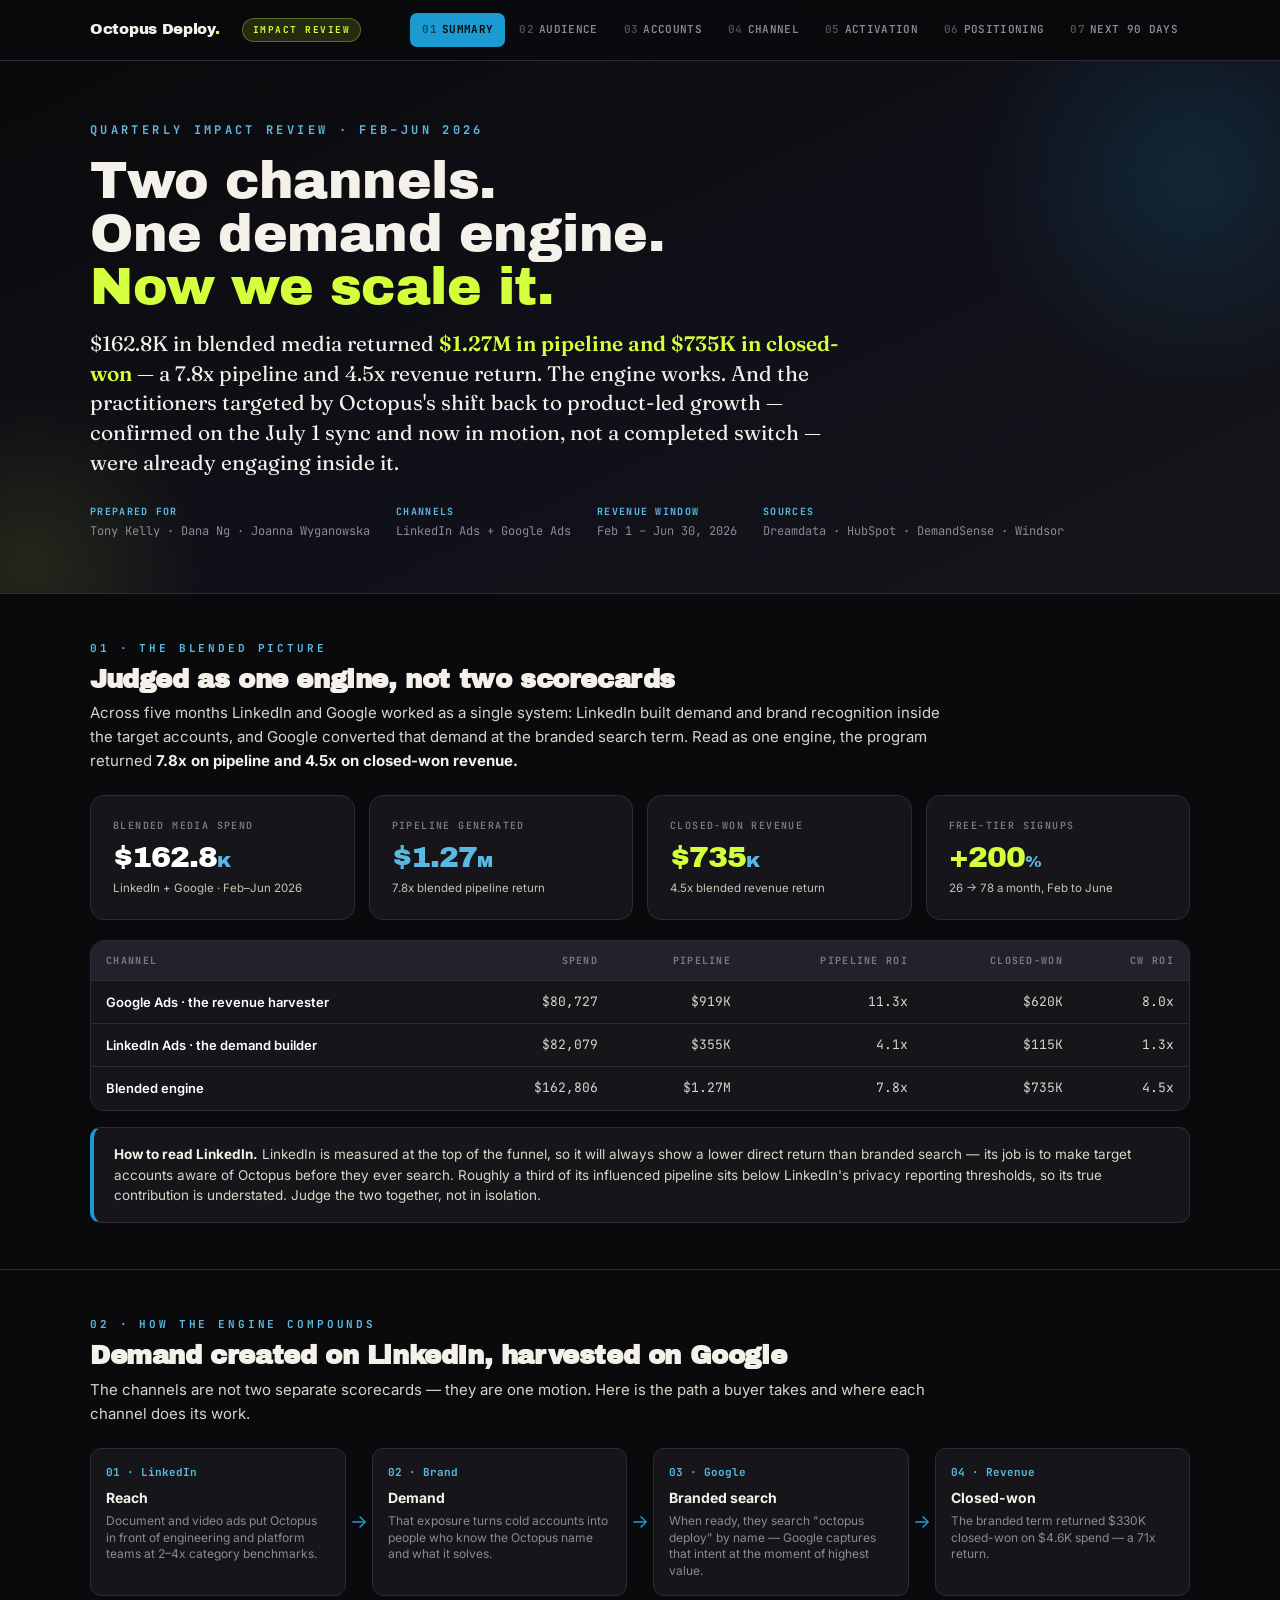
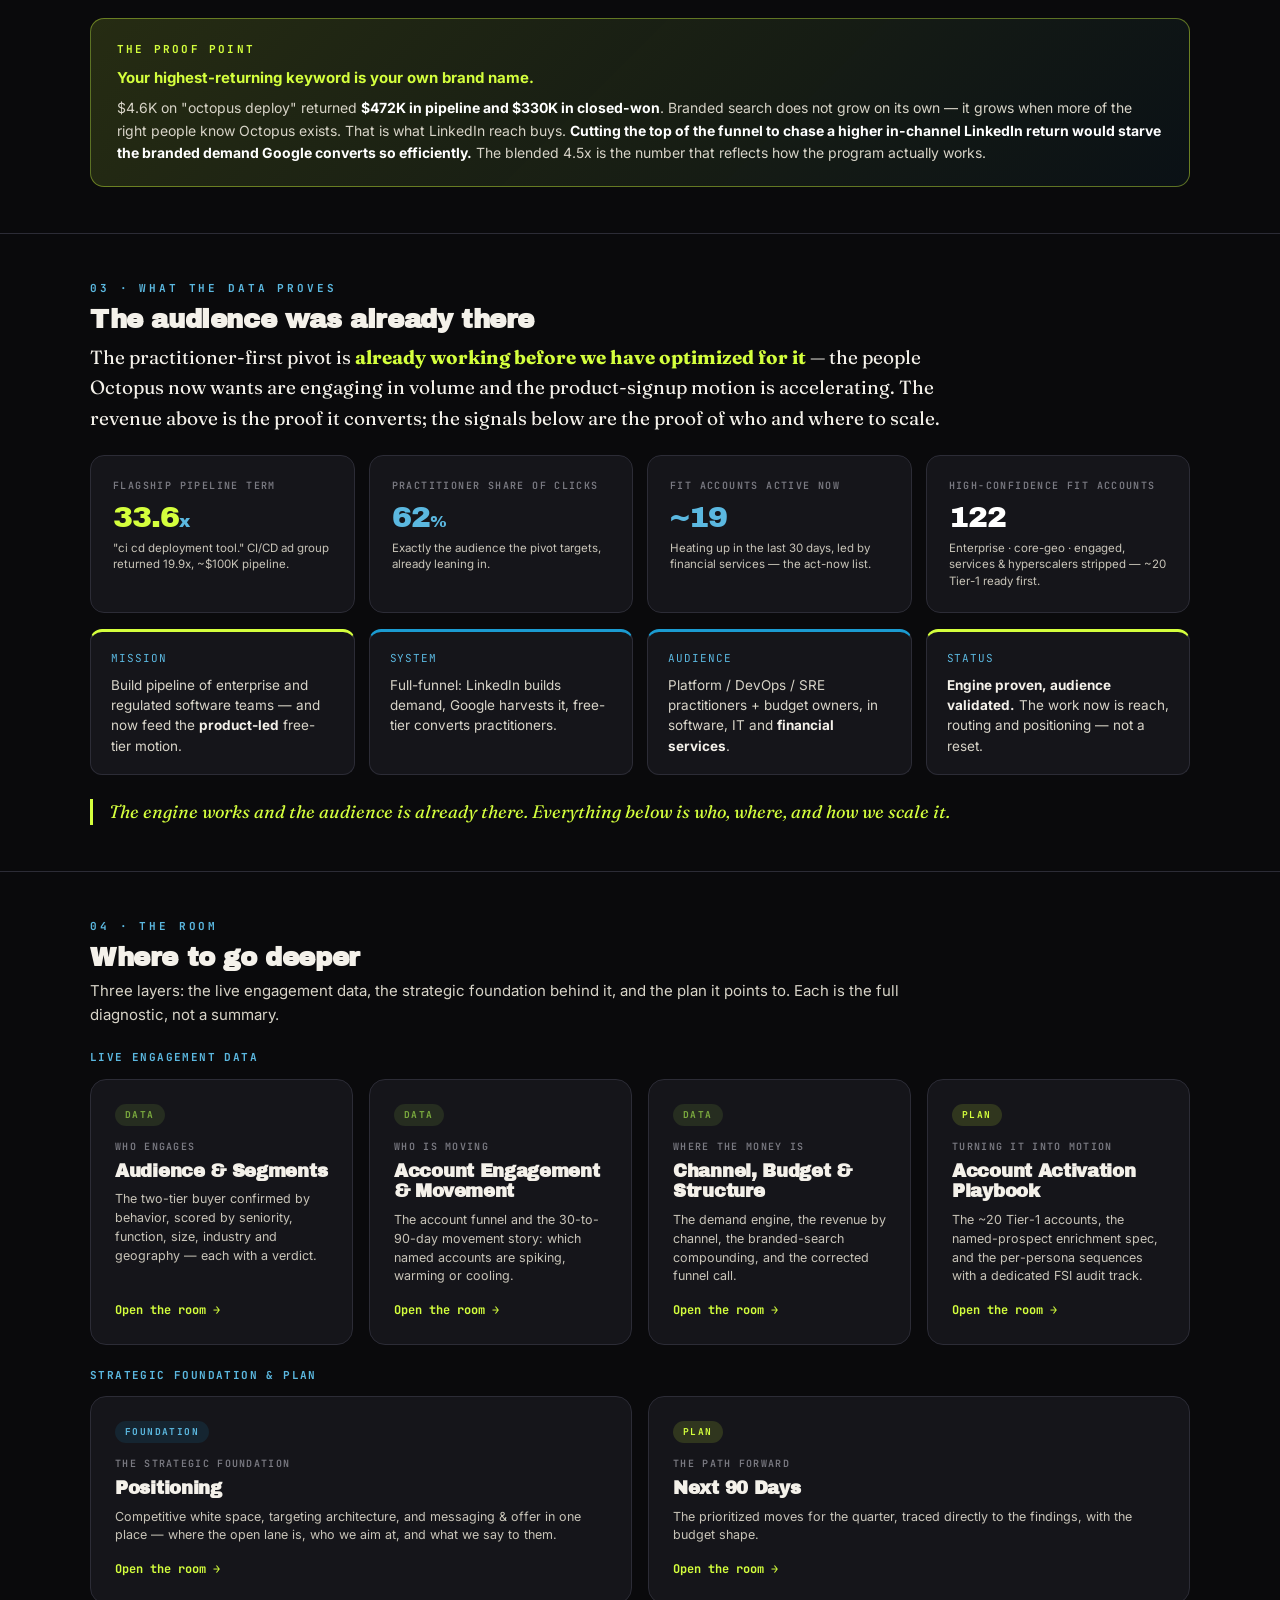
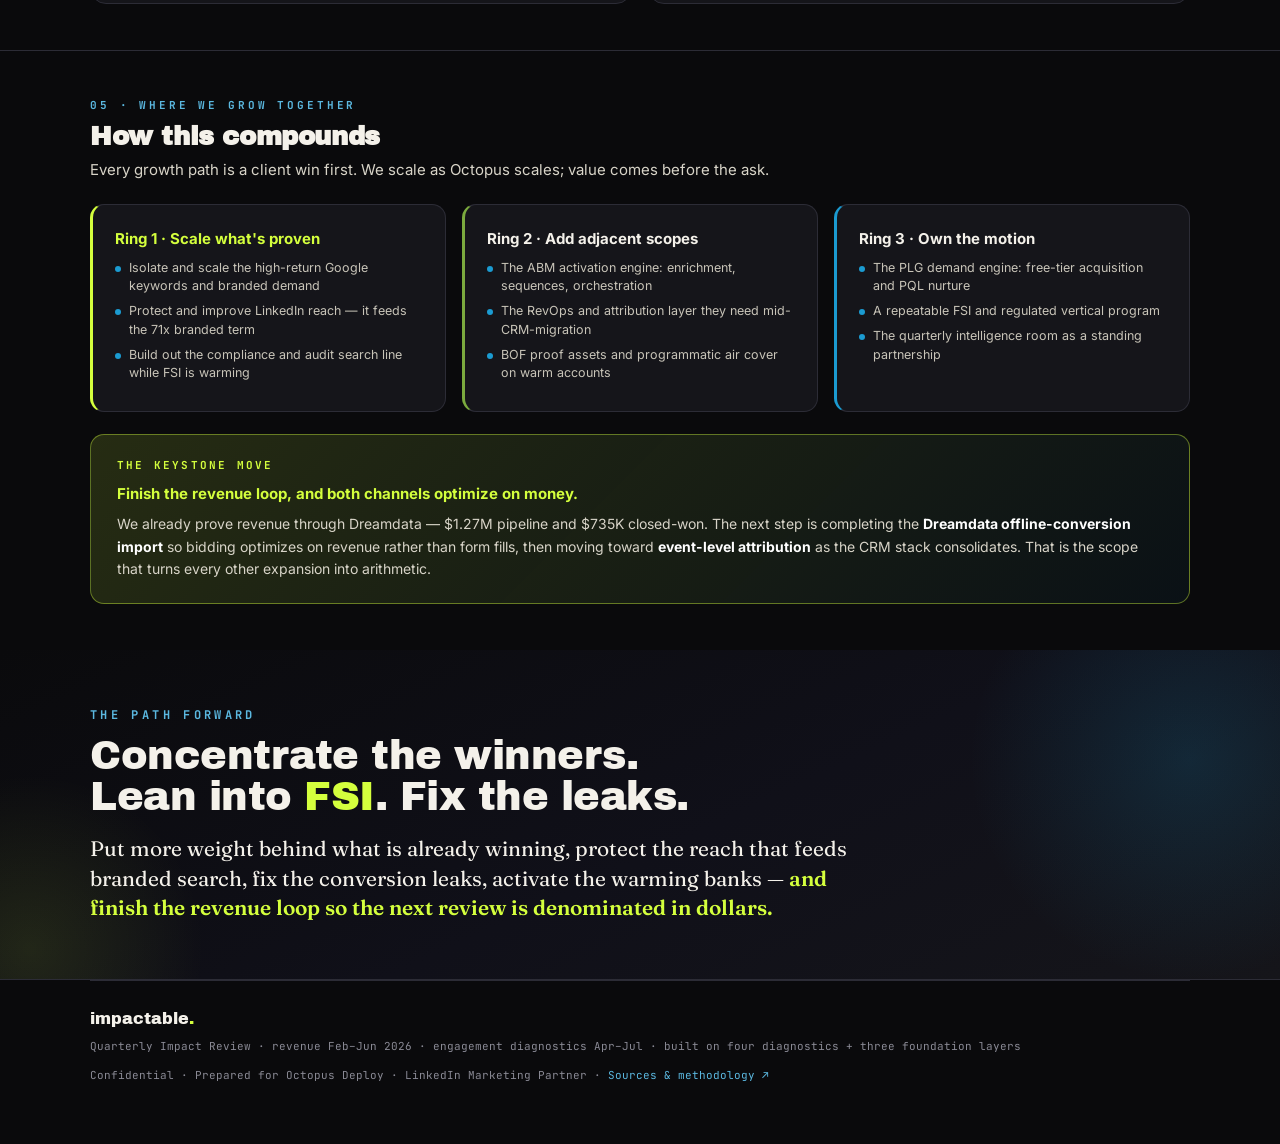
<file: index.html>
<!DOCTYPE html><html lang="en"><head><meta charset="UTF-8"><meta name="viewport" content="width=device-width,initial-scale=1"><meta name="robots" content="noindex,nofollow">
<title>Summary — Octopus Deploy Intelligence Room</title>
<link rel="preconnect" href="https://fonts.googleapis.com"><link rel="preconnect" href="https://fonts.gstatic.com" crossorigin>
<link href="https://fonts.googleapis.com/css2?family=Archivo+Black&family=Fraunces:ital,opsz,wght@0,9..144,400;0,9..144,500;0,9..144,600;1,9..144,400&family=Inter:wght@400;500;600;700;800&family=JetBrains+Mono:wght@400;500;700&display=swap" rel="stylesheet">
<link rel="stylesheet" href="tokens.css"></head><body><div class="glow"></div><nav class="nav"><div class="row"><a class="brand" href="index.html">Octopus Deploy<span class="d">.</span></a><span class="phase">Impact Review</span><div class="tabs"><a class="tab active" href="index.html"><span class="n">01</span>Summary</a><a class="tab" href="audience.html"><span class="n">02</span>Audience</a><a class="tab" href="accounts.html"><span class="n">03</span>Accounts</a><a class="tab" href="channel.html"><span class="n">04</span>Channel</a><a class="tab" href="activation.html"><span class="n">05</span>Activation</a><a class="tab" href="positioning.html"><span class="n">06</span>Positioning</a><a class="tab" href="next-90.html"><span class="n">07</span>Next 90 Days</a></div></div></nav>
<div class="hero"><div class="wrap">
  <div class="hk">Quarterly Impact Review · Feb–Jun 2026</div>
  <div class="htitle">Two channels.<br>One demand engine.<br><span class="c">Now we scale it.</span></div>
  <p class="hlede">$162.8K in blended media returned <b>$1.27M in pipeline and $735K in closed-won</b> — a 7.8x pipeline and 4.5x revenue return. The engine works. And the practitioners targeted by Octopus's shift back to product-led growth — confirmed on the July 1 sync and now in motion, not a completed switch — were already engaging inside it.</p>
  <div class="hmeta">
    <span><b>Prepared for</b>Tony Kelly · Dana Ng · Joanna Wyganowska</span>
    <span><b>Channels</b>LinkedIn Ads + Google Ads</span>
    <span><b>Revenue window</b>Feb 1 – Jun 30, 2026</span>
    <span><b>Sources</b>Dreamdata · HubSpot · DemandSense · Windsor</span>
  </div>
</div></div>

<section><div class="wrap">
  <div class="sl">01 · The Blended Picture</div>
  <h2 class="st">Judged as one engine, not two scorecards</h2>
  <p class="sd">Across five months LinkedIn and Google worked as a single system: LinkedIn built demand and brand recognition inside the target accounts, and Google converted that demand at the branded search term. Read as one engine, the program returned <b>7.8x on pipeline and 4.5x on closed-won revenue.</b></p>
  <div class="sg">
    <div class="sc c-white anim d1"><div class="lb">Blended media spend</div><div class="vl">$162.8<span class="u">K</span></div><div class="sb">LinkedIn + Google · Feb–Jun 2026</div></div>
    <div class="sc c-blue anim d2"><div class="lb">Pipeline generated</div><div class="vl">$1.27<span class="u">M</span></div><div class="sb">7.8x blended pipeline return</div></div>
    <div class="sc c-canopy anim d3"><div class="lb">Closed-won revenue</div><div class="vl">$735<span class="u">K</span></div><div class="sb">4.5x blended revenue return</div></div>
    <div class="sc c-canopy anim d4"><div class="lb">Free-tier signups</div><div class="vl">+200<span class="u">%</span></div><div class="sb">26 → 78 a month, Feb to June</div></div>
  </div>
  <div class="tw" style="margin-top:20px"><table>
    <thead><tr><th>Channel</th><th class="r">Spend</th><th class="r">Pipeline</th><th class="r">Pipeline ROI</th><th class="r">Closed-won</th><th class="r">CW ROI</th></tr></thead>
    <tbody>
      <tr><td class="cn">Google Ads · the revenue harvester</td><td class="r mono">$80,727</td><td class="r mono">$919K</td><td class="r mono">11.3x</td><td class="r mono">$620K</td><td class="r mono">8.0x</td></tr>
      <tr><td class="cn">LinkedIn Ads · the demand builder</td><td class="r mono">$82,079</td><td class="r mono">$355K</td><td class="r mono">4.1x</td><td class="r mono">$115K</td><td class="r mono">1.3x</td></tr>
      <tr><td class="cn">Blended engine</td><td class="r mono">$162,806</td><td class="r mono">$1.27M</td><td class="r mono">7.8x</td><td class="r mono">$735K</td><td class="r mono">4.5x</td></tr>
    </tbody>
  </table></div>
  <div class="note"><b>How to read LinkedIn.</b> LinkedIn is measured at the top of the funnel, so it will always show a lower direct return than branded search — its job is to make target accounts aware of Octopus before they ever search. Roughly a third of its influenced pipeline sits below LinkedIn's privacy reporting thresholds, so its true contribution is understated. Judge the two together, not in isolation.</div>
</div></section>

<section><div class="wrap">
  <div class="sl">02 · How the Engine Compounds</div>
  <h2 class="st">Demand created on LinkedIn, harvested on Google</h2>
  <p class="sd">The channels are not two separate scorecards — they are one motion. Here is the path a buyer takes and where each channel does its work.</p>
  <div class="arc">
    <div class="arcstep"><div class="num">01 · LinkedIn</div><h4>Reach</h4><p>Document and video ads put Octopus in front of engineering and platform teams at 2–4x category benchmarks.</p></div>
    <div class="arcarrow">→</div>
    <div class="arcstep"><div class="num">02 · Brand</div><h4>Demand</h4><p>That exposure turns cold accounts into people who know the Octopus name and what it solves.</p></div>
    <div class="arcarrow">→</div>
    <div class="arcstep"><div class="num">03 · Google</div><h4>Branded search</h4><p>When ready, they search "octopus deploy" by name — Google captures that intent at the moment of highest value.</p></div>
    <div class="arcarrow">→</div>
    <div class="arcstep"><div class="num">04 · Revenue</div><h4>Closed-won</h4><p>The branded term returned $330K closed-won on $4.6K spend — a 71x return.</p></div>
  </div>
  <div class="callout canopy"><div class="l">The proof point</div><h4>Your highest-returning keyword is your own brand name.</h4><p>$4.6K on "octopus deploy" returned <strong>$472K in pipeline and $330K in closed-won</strong>. Branded search does not grow on its own — it grows when more of the right people know Octopus exists. That is what LinkedIn reach buys. <strong>Cutting the top of the funnel to chase a higher in-channel LinkedIn return would starve the branded demand Google converts so efficiently.</strong> The blended 4.5x is the number that reflects how the program actually works.</p></div>
</div></section>

<section><div class="wrap">
  <div class="sl">03 · What the Data Proves</div>
  <h2 class="st">The audience was already there</h2>
  <p class="sd" style="font-family:var(--serif);font-size:19px;color:var(--bone)">The practitioner-first pivot is <b style="color:var(--canopy)">already working before we have optimized for it</b> — the people Octopus now wants are engaging in volume and the product-signup motion is accelerating. The revenue above is the proof it converts; the signals below are the proof of who and where to scale.</p>
  <div class="sg">
    <div class="sc c-canopy"><div class="lb">Flagship pipeline term</div><div class="vl">33.6<span class="u">x</span></div><div class="sb">"ci cd deployment tool." CI/CD ad group returned 19.9x, ~$100K pipeline.</div></div>
    <div class="sc c-blue"><div class="lb">Practitioner share of clicks</div><div class="vl">62<span class="u">%</span></div><div class="sb">Exactly the audience the pivot targets, already leaning in.</div></div>
    <div class="sc c-blue"><div class="lb">Fit accounts active now</div><div class="vl">~19</div><div class="sb">Heating up in the last 30 days, led by financial services — the act-now list.</div></div>
    <div class="sc c-white"><div class="lb">High-confidence fit accounts</div><div class="vl">122</div><div class="sb">Enterprise · core-geo · engaged, services &amp; hyperscalers stripped — ~20 Tier-1 ready first.</div></div>
  </div>
  <div class="grid g4" style="margin-top:16px">
    <div class="card acc-canopy"><div class="ck">Mission</div><p>Build pipeline of enterprise and regulated software teams — and now feed the <b>product-led</b> free-tier motion.</p></div>
    <div class="card acc-blue"><div class="ck">System</div><p>Full-funnel: LinkedIn builds demand, Google harvests it, free-tier converts practitioners.</p></div>
    <div class="card acc-blue"><div class="ck">Audience</div><p>Platform / DevOps / SRE practitioners + budget owners, in software, IT and <b>financial services</b>.</p></div>
    <div class="card acc-canopy"><div class="ck">Status</div><p><b>Engine proven, audience validated.</b> The work now is reach, routing and positioning — not a reset.</p></div>
  </div>
  <p class="sowhat">The engine works and the audience is already there. Everything below is who, where, and how we scale it.</p>
</div></section>

<section><div class="wrap">
  <div class="sl">04 · The Room</div>
  <h2 class="st">Where to go deeper</h2>
  <p class="sd">Three layers: the live engagement data, the strategic foundation behind it, and the plan it points to. Each is the full diagnostic, not a summary.</p>
  <div style="font-family:var(--mono);font-size:11px;letter-spacing:1.4px;text-transform:uppercase;color:var(--accent-bright);font-weight:700;margin:4px 0 12px">Live Engagement Data</div>
  <div class="exg">
    <a class="exc" href="audience.html"><span class="pill data">Data</span><div class="ex-ey">Who engages</div><h3>Audience &amp; Segments</h3><p>The two-tier buyer confirmed by behavior, scored by seniority, function, size, industry and geography — each with a verdict.</p><span class="go">Open the room</span></a>
    <a class="exc" href="accounts.html"><span class="pill data">Data</span><div class="ex-ey">Who is moving</div><h3>Account Engagement &amp; Movement</h3><p>The account funnel and the 30-to-90-day movement story: which named accounts are spiking, warming or cooling.</p><span class="go">Open the room</span></a>
    <a class="exc" href="channel.html"><span class="pill data">Data</span><div class="ex-ey">Where the money is</div><h3>Channel, Budget &amp; Structure</h3><p>The demand engine, the revenue by channel, the branded-search compounding, and the corrected funnel call.</p><span class="go">Open the room</span></a>
    <a class="exc" href="activation.html"><span class="pill plan">Plan</span><div class="ex-ey">Turning it into motion</div><h3>Account Activation Playbook</h3><p>The ~20 Tier-1 accounts, the named-prospect enrichment spec, and the per-persona sequences with a dedicated FSI audit track.</p><span class="go">Open the room</span></a>
  </div>
  <div style="font-family:var(--mono);font-size:11px;letter-spacing:1.4px;text-transform:uppercase;color:var(--accent-bright);font-weight:700;margin:22px 0 12px">Strategic Foundation &amp; Plan</div>
  <div class="exg">
    <a class="exc" href="positioning.html"><span class="pill found">Foundation</span><div class="ex-ey">The strategic foundation</div><h3>Positioning</h3><p>Competitive white space, targeting architecture, and messaging &amp; offer in one place — where the open lane is, who we aim at, and what we say to them.</p><span class="go">Open the room</span></a>
    <a class="exc" href="next-90.html"><span class="pill plan">Plan</span><div class="ex-ey">The path forward</div><h3>Next 90 Days</h3><p>The prioritized moves for the quarter, traced directly to the findings, with the budget shape.</p><span class="go">Open the room</span></a>
  </div>
</div></section>

<section><div class="wrap">
  <div class="sl">05 · Where We Grow Together</div>
  <h2 class="st">How this compounds</h2>
  <p class="sd">Every growth path is a client win first. We scale as Octopus scales; value comes before the ask.</p>
  <div class="tiers">
    <div class="tier canopy"><div class="tn">Ring 1 · Scale what's proven</div><ul><li>Isolate and scale the high-return Google keywords and branded demand</li><li>Protect and improve LinkedIn reach — it feeds the 71x branded term</li><li>Build out the compliance and audit search line while FSI is warming</li></ul></div>
    <div class="tier abm"><div class="tn">Ring 2 · Add adjacent scopes</div><ul><li>The ABM activation engine: enrichment, sequences, orchestration</li><li>The RevOps and attribution layer they need mid-CRM-migration</li><li>BOF proof assets and programmatic air cover on warm accounts</li></ul></div>
    <div class="tier"><div class="tn">Ring 3 · Own the motion</div><ul><li>The PLG demand engine: free-tier acquisition and PQL nurture</li><li>A repeatable FSI and regulated vertical program</li><li>The quarterly intelligence room as a standing partnership</li></ul></div>
  </div>
  <div class="callout canopy"><div class="l">The keystone move</div><h4>Finish the revenue loop, and both channels optimize on money.</h4><p>We already prove revenue through Dreamdata — $1.27M pipeline and $735K closed-won. The next step is completing the <b>Dreamdata offline-conversion import</b> so bidding optimizes on revenue rather than form fills, then moving toward <b>event-level attribution</b> as the CRM stack consolidates. That is the scope that turns every other expansion into arithmetic.</p></div>
</div></section>

<div class="hero" style="padding:56px 0"><div class="wrap">
  <div class="hk">The Path Forward</div>
  <div class="htitle" style="font-size:40px;margin-top:12px">Concentrate the winners.<br>Lean into <span class="c">FSI</span>. Fix the leaks.</div>
  <p class="hlede" style="margin-top:16px">Put more weight behind what is already winning, protect the reach that feeds branded search, fix the conversion leaks, activate the warming banks — <b>and finish the revenue loop so the next review is denominated in dollars.</b></p>
</div></div>
<div class="wrap"><div class="foot"><div><div class="fb">impactable<span class="d">.</span></div><div class="ft" style="margin-top:6px">Quarterly Impact Review · revenue Feb–Jun 2026 · engagement diagnostics Apr–Jul · built on four diagnostics + three foundation layers</div></div><div class="ft">Confidential · Prepared for Octopus Deploy · LinkedIn Marketing Partner · <a href="sources.html" style="color:var(--accent-bright)">Sources &amp; methodology ↗</a></div></div></div></body></html>
</file>
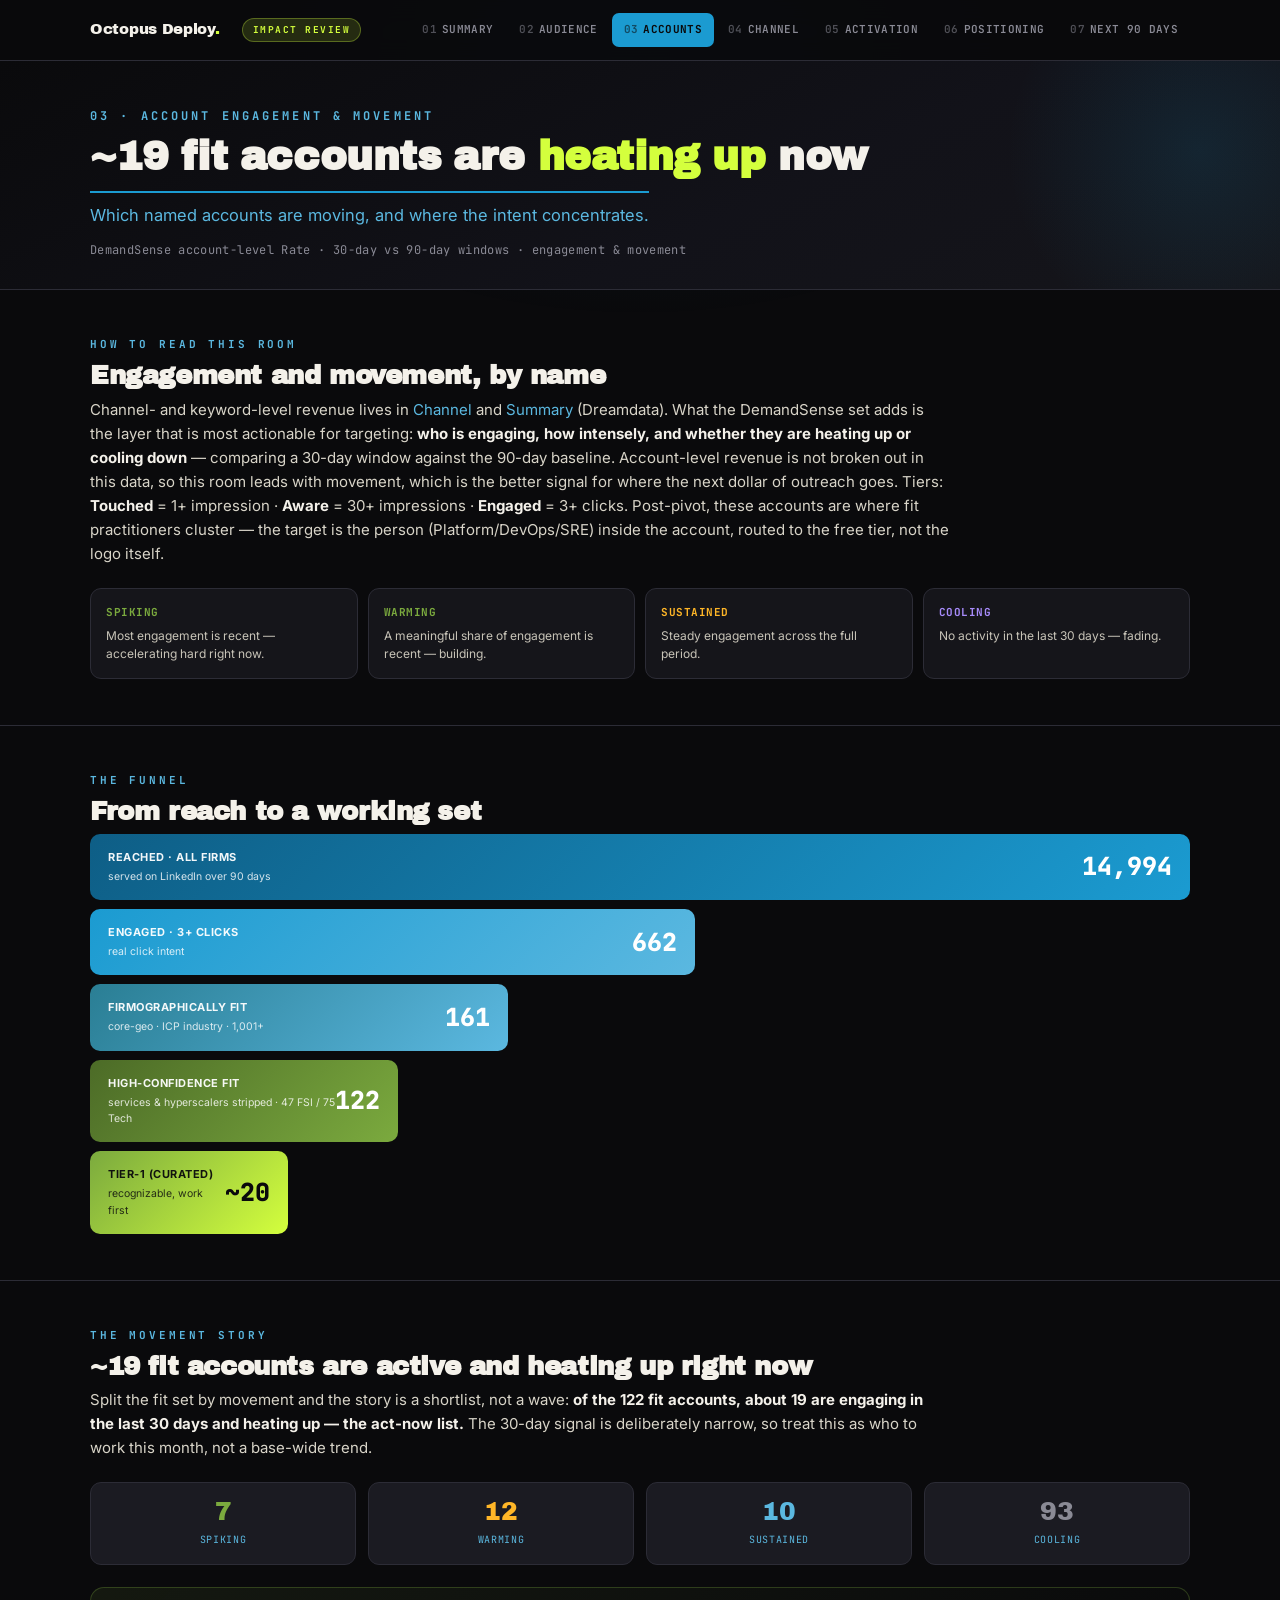
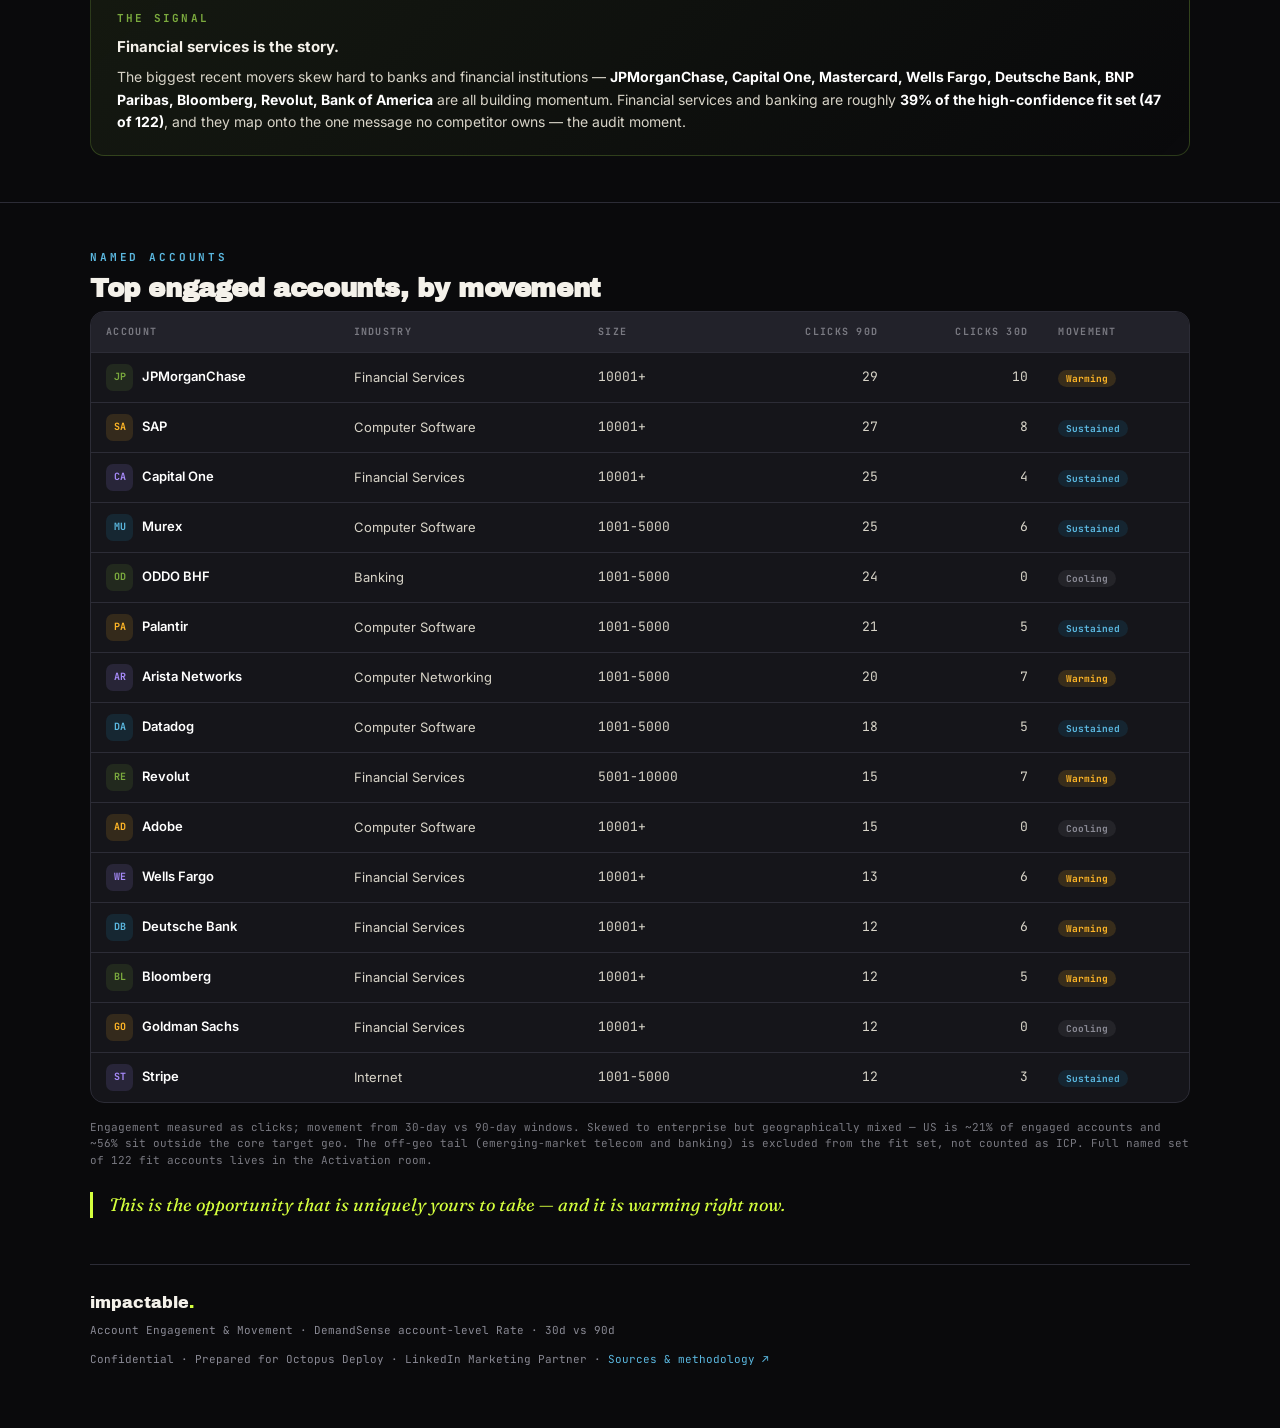
<file: accounts.html>
<!DOCTYPE html><html lang="en"><head><meta charset="UTF-8"><meta name="viewport" content="width=device-width,initial-scale=1"><meta name="robots" content="noindex,nofollow">
<title>Accounts — Octopus Deploy Intelligence Room</title>
<link rel="preconnect" href="https://fonts.googleapis.com"><link rel="preconnect" href="https://fonts.gstatic.com" crossorigin>
<link href="https://fonts.googleapis.com/css2?family=Archivo+Black&family=Fraunces:ital,opsz,wght@0,9..144,400;0,9..144,500;0,9..144,600;1,9..144,400&family=Inter:wght@400;500;600;700;800&family=JetBrains+Mono:wght@400;500;700&display=swap" rel="stylesheet">
<link rel="stylesheet" href="tokens.css"></head><body><div class="glow"></div><nav class="nav"><div class="row"><a class="brand" href="index.html">Octopus Deploy<span class="d">.</span></a><span class="phase">Impact Review</span><div class="tabs"><a class="tab" href="index.html"><span class="n">01</span>Summary</a><a class="tab" href="audience.html"><span class="n">02</span>Audience</a><a class="tab active" href="accounts.html"><span class="n">03</span>Accounts</a><a class="tab" href="channel.html"><span class="n">04</span>Channel</a><a class="tab" href="activation.html"><span class="n">05</span>Activation</a><a class="tab" href="positioning.html"><span class="n">06</span>Positioning</a><a class="tab" href="next-90.html"><span class="n">07</span>Next 90 Days</a></div></div></nav>
<div class="rhero"><div class="wrap">
  <div class="rk">03 · Account Engagement &amp; Movement</div>
  <h1>~19 fit accounts are <span class="c">heating up</span> now</h1>
  <div class="rsub">Which named accounts are moving, and where the intent concentrates.</div>
  <div class="rmeta">DemandSense account-level Rate · 30-day vs 90-day windows · engagement &amp; movement</div>
</div></div>

<section><div class="wrap">
  <div class="sl">How to read this room</div>
  <h2 class="st">Engagement and movement, by name</h2>
  <p class="sd">Channel- and keyword-level revenue lives in <a href="channel.html" style="color:var(--accent-bright)">Channel</a> and <a href="index.html" style="color:var(--accent-bright)">Summary</a> (Dreamdata). What the DemandSense set adds is the layer that is most actionable for targeting: <b>who is engaging, how intensely, and whether they are heating up or cooling down</b> — comparing a 30-day window against the 90-day baseline. Account-level revenue is not broken out in this data, so this room leads with movement, which is the better signal for where the next dollar of outreach goes. Tiers: <b>Touched</b> = 1+ impression · <b>Aware</b> = 30+ impressions · <b>Engaged</b> = 3+ clicks. Post-pivot, these accounts are where fit practitioners cluster — the target is the person (Platform/DevOps/SRE) inside the account, routed to the free tier, not the logo itself.</p>
  <div class="conf">
    <div class="cft high"><div class="ct">Spiking</div><p>Most engagement is recent — accelerating hard right now.</p></div>
    <div class="cft high"><div class="ct">Warming</div><p>A meaningful share of engagement is recent — building.</p></div>
    <div class="cft med"><div class="ct">Sustained</div><p>Steady engagement across the full period.</p></div>
    <div class="cft dir"><div class="ct">Cooling</div><p>No activity in the last 30 days — fading.</p></div>
  </div>
</div></section>

<section><div class="wrap">
  <div class="sl">The funnel</div>
  <h2 class="st">From reach to a working set</h2>
  <div class="funnel">
    <div class="fbar" style="background:linear-gradient(135deg,var(--accent-deep),var(--accent))"><div><div class="fn">REACHED · ALL FIRMS</div><div class="fnote">served on LinkedIn over 90 days</div></div><div class="fv">14,994</div></div>
    <div class="fbar" style="background:linear-gradient(135deg,var(--accent),var(--accent-bright));width:55%"><div><div class="fn">ENGAGED · 3+ CLICKS</div><div class="fnote">real click intent</div></div><div class="fv">662</div></div>
    <div class="fbar" style="background:linear-gradient(135deg,#2A7E94,var(--accent-bright));width:38%"><div><div class="fn">FIRMOGRAPHICALLY FIT</div><div class="fnote">core-geo · ICP industry · 1,001+</div></div><div class="fv">161</div></div>
    <div class="fbar" style="background:linear-gradient(135deg,#4C6B27,var(--positive));width:28%"><div><div class="fn">HIGH-CONFIDENCE FIT</div><div class="fnote">services &amp; hyperscalers stripped · 47 FSI / 75 Tech</div></div><div class="fv">122</div></div>
    <div class="fbar" style="background:linear-gradient(135deg,var(--positive),var(--canopy));width:18%;color:var(--asphalt)"><div><div class="fn">TIER-1 (CURATED)</div><div class="fnote">recognizable, work first</div></div><div class="fv">~20</div></div>
  </div>
</div></section>

<section><div class="wrap">
  <div class="sl">The movement story</div>
  <h2 class="st">~19 fit accounts are active and heating up right now</h2>
  <p class="sd">Split the fit set by movement and the story is a shortlist, not a wave: <b>of the 122 fit accounts, about 19 are engaging in the last 30 days and heating up — the act-now list.</b> The 30-day signal is deliberately narrow, so treat this as who to work this month, not a base-wide trend.</p>
  <div class="band">
    <div class="kn"><div class="v" style="color:var(--positive)">7</div><div class="k">Spiking</div></div>
    <div class="kn"><div class="v" style="color:var(--warn)">12</div><div class="k">Warming</div></div>
    <div class="kn"><div class="v" style="color:var(--accent-bright)">10</div><div class="k">Sustained</div></div>
    <div class="kn"><div class="v" style="color:var(--muted)">93</div><div class="k">Cooling</div></div>
  </div>
  <div class="callout good"><div class="l">The signal</div><h4>Financial services is the story.</h4><p>The biggest recent movers skew hard to banks and financial institutions — <strong>JPMorganChase, Capital One, Mastercard, Wells Fargo, Deutsche Bank, BNP Paribas, Bloomberg, Revolut, Bank of America</strong> are all building momentum. Financial services and banking are roughly <strong>39% of the high-confidence fit set (47 of 122)</strong>, and they map onto the one message no competitor owns — the audit moment.</p></div>
</div></section>

<section><div class="wrap">
  <div class="sl">Named accounts</div>
  <h2 class="st">Top engaged accounts, by movement</h2>
  <div class="tw"><table>
    <thead><tr><th>Account</th><th>Industry</th><th>Size</th><th class="r">Clicks 90d</th><th class="r">Clicks 30d</th><th>Movement</th></tr></thead>
    <tbody>
      <tr><td><span class="av" style="background:#7BAA3E22;color:#7BAA3E">JP</span><span class="co">JPMorganChase</span></td><td>Financial Services</td><td class="mono">10001+</td><td class="r mono">29</td><td class="r mono">10</td><td><span class="mv wrm">Warming</span></td></tr>
      <tr><td><span class="av" style="background:#FFB62722;color:#FFB627">SA</span><span class="co">SAP</span></td><td>Computer Software</td><td class="mono">10001+</td><td class="r mono">27</td><td class="r mono">8</td><td><span class="mv sus">Sustained</span></td></tr>
      <tr><td><span class="av" style="background:#A78BFA22;color:#A78BFA">CA</span><span class="co">Capital One</span></td><td>Financial Services</td><td class="mono">10001+</td><td class="r mono">25</td><td class="r mono">4</td><td><span class="mv sus">Sustained</span></td></tr>
      <tr><td><span class="av" style="background:#1B9BD122;color:#5BB8E0">MU</span><span class="co">Murex</span></td><td>Computer Software</td><td class="mono">1001-5000</td><td class="r mono">25</td><td class="r mono">6</td><td><span class="mv sus">Sustained</span></td></tr>
      <tr><td><span class="av" style="background:#7BAA3E22;color:#7BAA3E">OD</span><span class="co">ODDO BHF</span></td><td>Banking</td><td class="mono">1001-5000</td><td class="r mono">24</td><td class="r mono">0</td><td><span class="mv cool">Cooling</span></td></tr>
      <tr><td><span class="av" style="background:#FFB62722;color:#FFB627">PA</span><span class="co">Palantir</span></td><td>Computer Software</td><td class="mono">1001-5000</td><td class="r mono">21</td><td class="r mono">5</td><td><span class="mv sus">Sustained</span></td></tr>
      <tr><td><span class="av" style="background:#A78BFA22;color:#A78BFA">AR</span><span class="co">Arista Networks</span></td><td>Computer Networking</td><td class="mono">1001-5000</td><td class="r mono">20</td><td class="r mono">7</td><td><span class="mv wrm">Warming</span></td></tr>
      <tr><td><span class="av" style="background:#1B9BD122;color:#5BB8E0">DA</span><span class="co">Datadog</span></td><td>Computer Software</td><td class="mono">1001-5000</td><td class="r mono">18</td><td class="r mono">5</td><td><span class="mv sus">Sustained</span></td></tr>
      <tr><td><span class="av" style="background:#7BAA3E22;color:#7BAA3E">RE</span><span class="co">Revolut</span></td><td>Financial Services</td><td class="mono">5001-10000</td><td class="r mono">15</td><td class="r mono">7</td><td><span class="mv wrm">Warming</span></td></tr>
      <tr><td><span class="av" style="background:#FFB62722;color:#FFB627">AD</span><span class="co">Adobe</span></td><td>Computer Software</td><td class="mono">10001+</td><td class="r mono">15</td><td class="r mono">0</td><td><span class="mv cool">Cooling</span></td></tr>
      <tr><td><span class="av" style="background:#A78BFA22;color:#A78BFA">WE</span><span class="co">Wells Fargo</span></td><td>Financial Services</td><td class="mono">10001+</td><td class="r mono">13</td><td class="r mono">6</td><td><span class="mv wrm">Warming</span></td></tr>
      <tr><td><span class="av" style="background:#1B9BD122;color:#5BB8E0">DB</span><span class="co">Deutsche Bank</span></td><td>Financial Services</td><td class="mono">10001+</td><td class="r mono">12</td><td class="r mono">6</td><td><span class="mv wrm">Warming</span></td></tr>
      <tr><td><span class="av" style="background:#7BAA3E22;color:#7BAA3E">BL</span><span class="co">Bloomberg</span></td><td>Financial Services</td><td class="mono">10001+</td><td class="r mono">12</td><td class="r mono">5</td><td><span class="mv wrm">Warming</span></td></tr>
      <tr><td><span class="av" style="background:#FFB62722;color:#FFB627">GO</span><span class="co">Goldman Sachs</span></td><td>Financial Services</td><td class="mono">10001+</td><td class="r mono">12</td><td class="r mono">0</td><td><span class="mv cool">Cooling</span></td></tr>
      <tr><td><span class="av" style="background:#A78BFA22;color:#A78BFA">ST</span><span class="co">Stripe</span></td><td>Internet</td><td class="mono">1001-5000</td><td class="r mono">12</td><td class="r mono">3</td><td><span class="mv sus">Sustained</span></td></tr>
    </tbody>
  </table></div>
  <div class="srcnote">Engagement measured as clicks; movement from 30-day vs 90-day windows. Skewed to enterprise but geographically mixed — US is ~21% of engaged accounts and ~56% sit outside the core target geo. The off-geo tail (emerging-market telecom and banking) is excluded from the fit set, not counted as ICP. Full named set of 122 fit accounts lives in the Activation room.</div>
  <p class="sowhat">This is the opportunity that is uniquely yours to take — and it is warming right now.</p>
</div></section>
<div class="wrap"><div class="foot"><div><div class="fb">impactable<span class="d">.</span></div><div class="ft" style="margin-top:6px">Account Engagement &amp; Movement · DemandSense account-level Rate · 30d vs 90d</div></div><div class="ft">Confidential · Prepared for Octopus Deploy · LinkedIn Marketing Partner · <a href="sources.html" style="color:var(--accent-bright)">Sources &amp; methodology ↗</a></div></div></div></body></html>
</file>
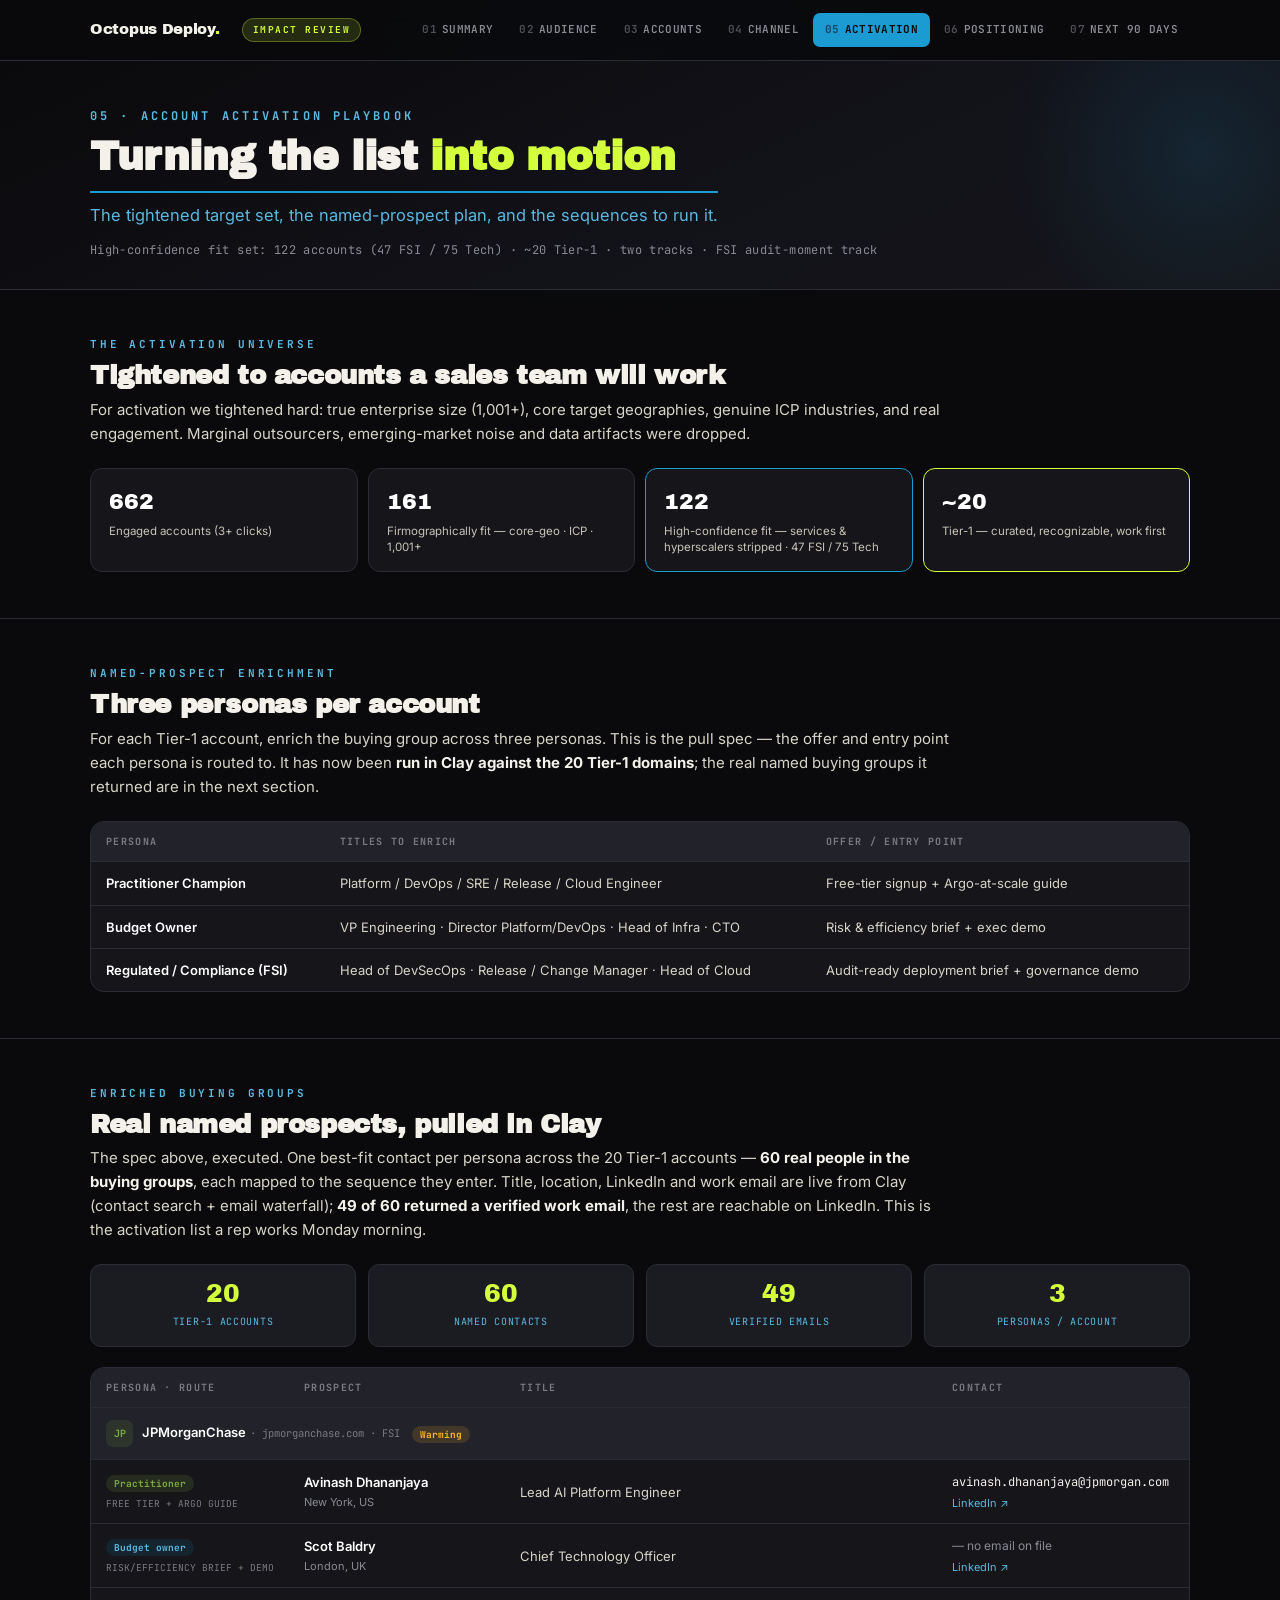
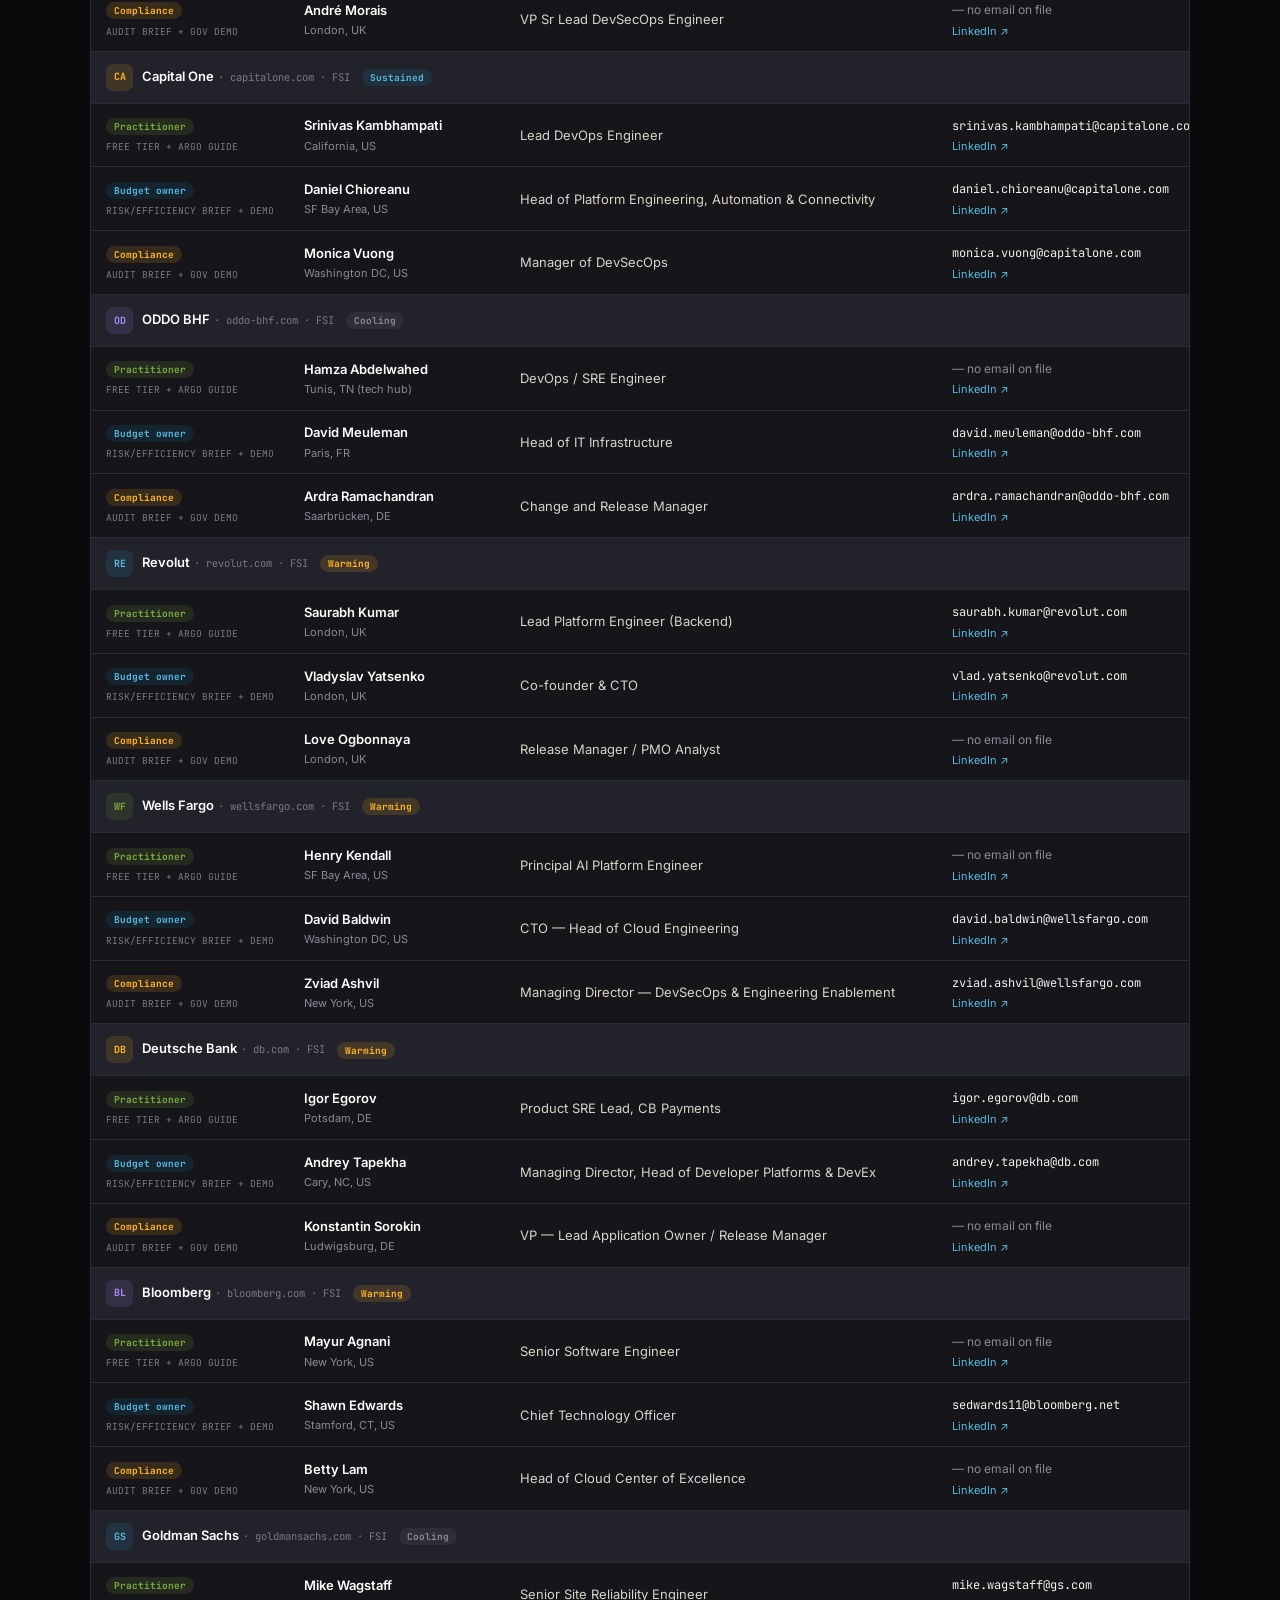
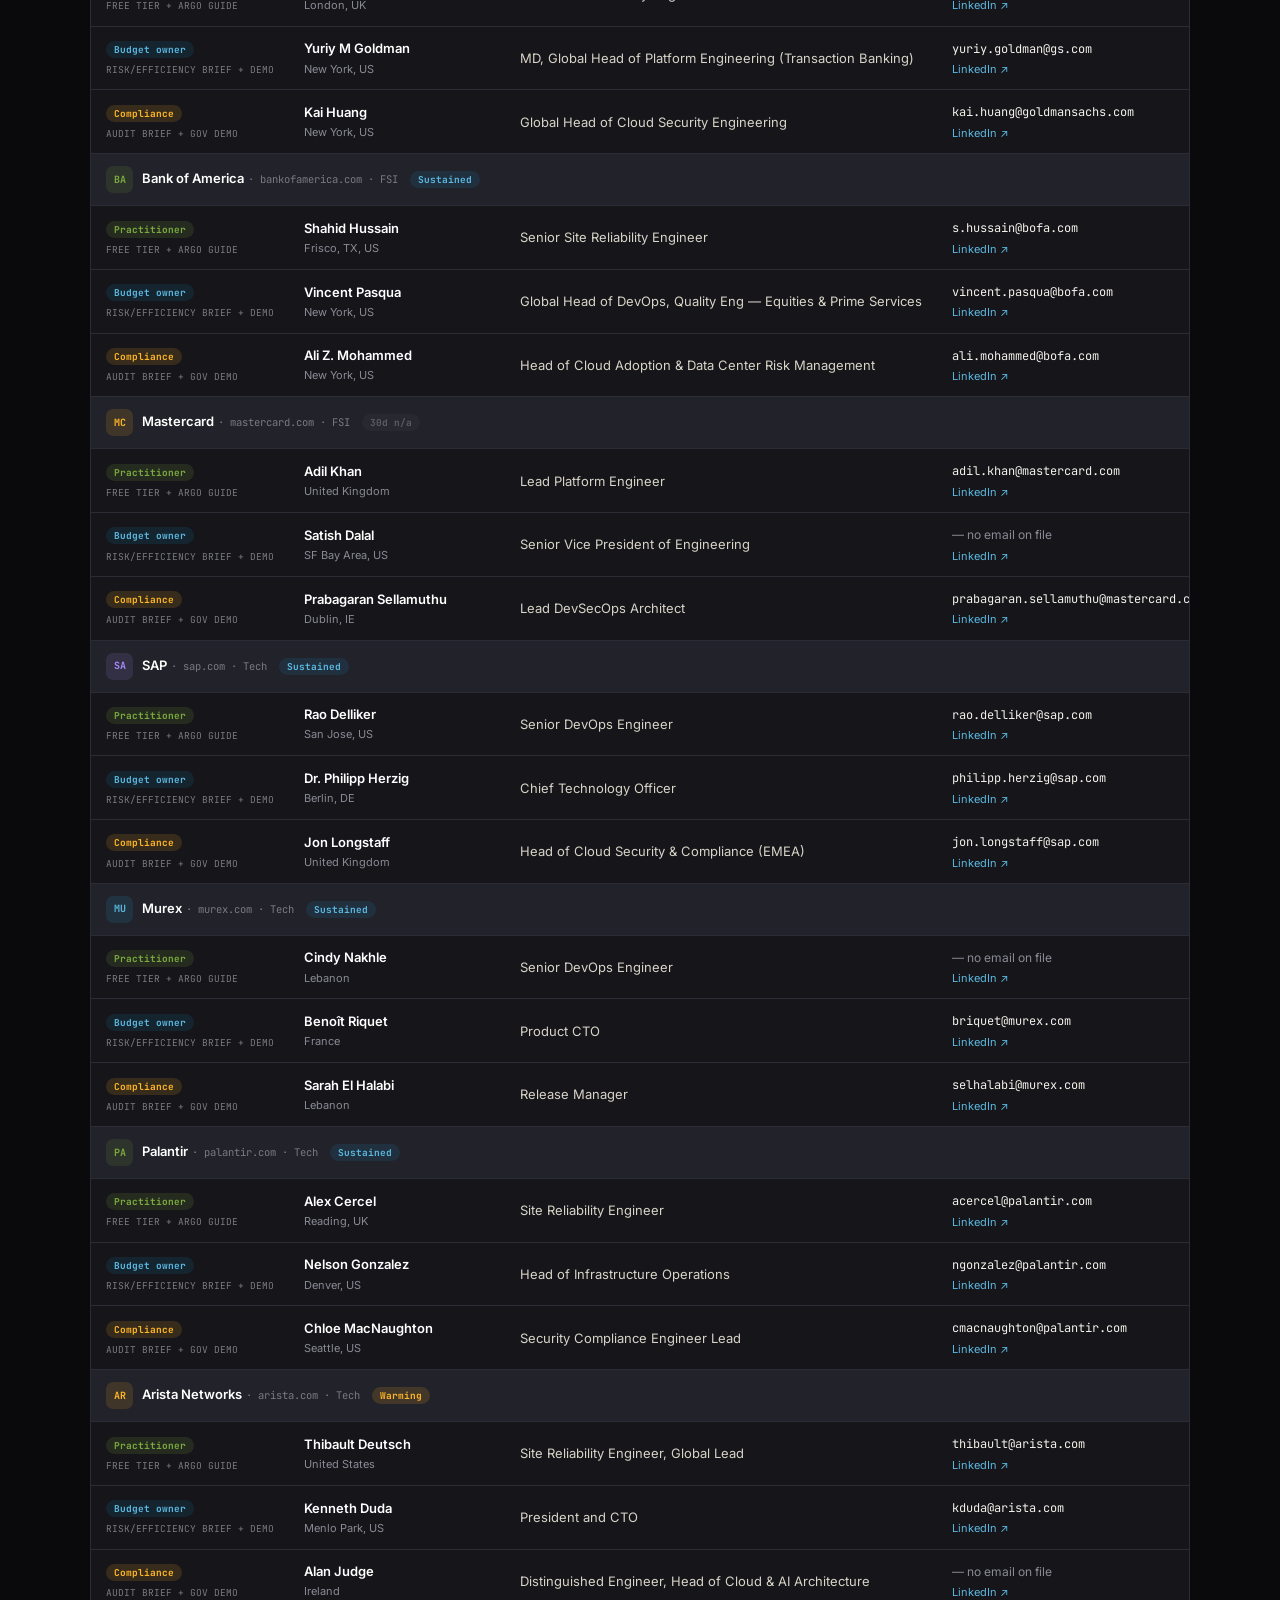
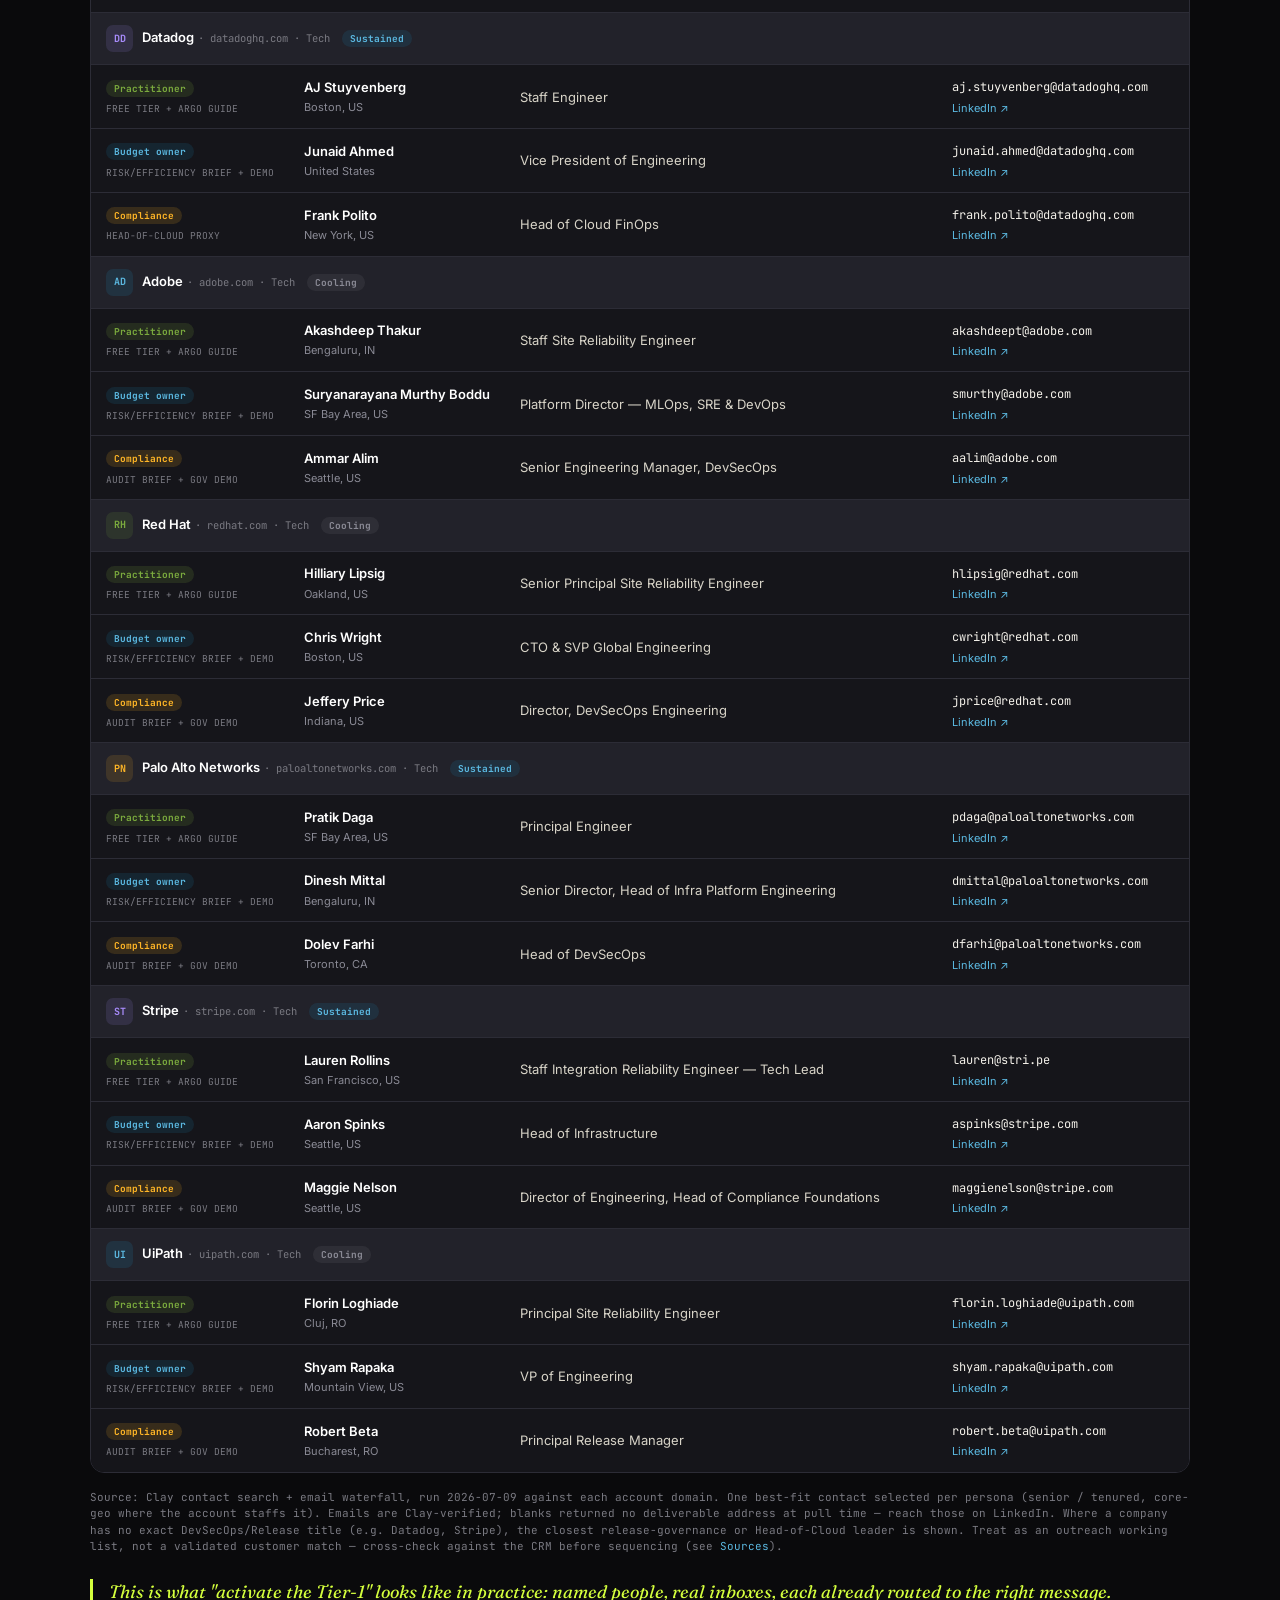
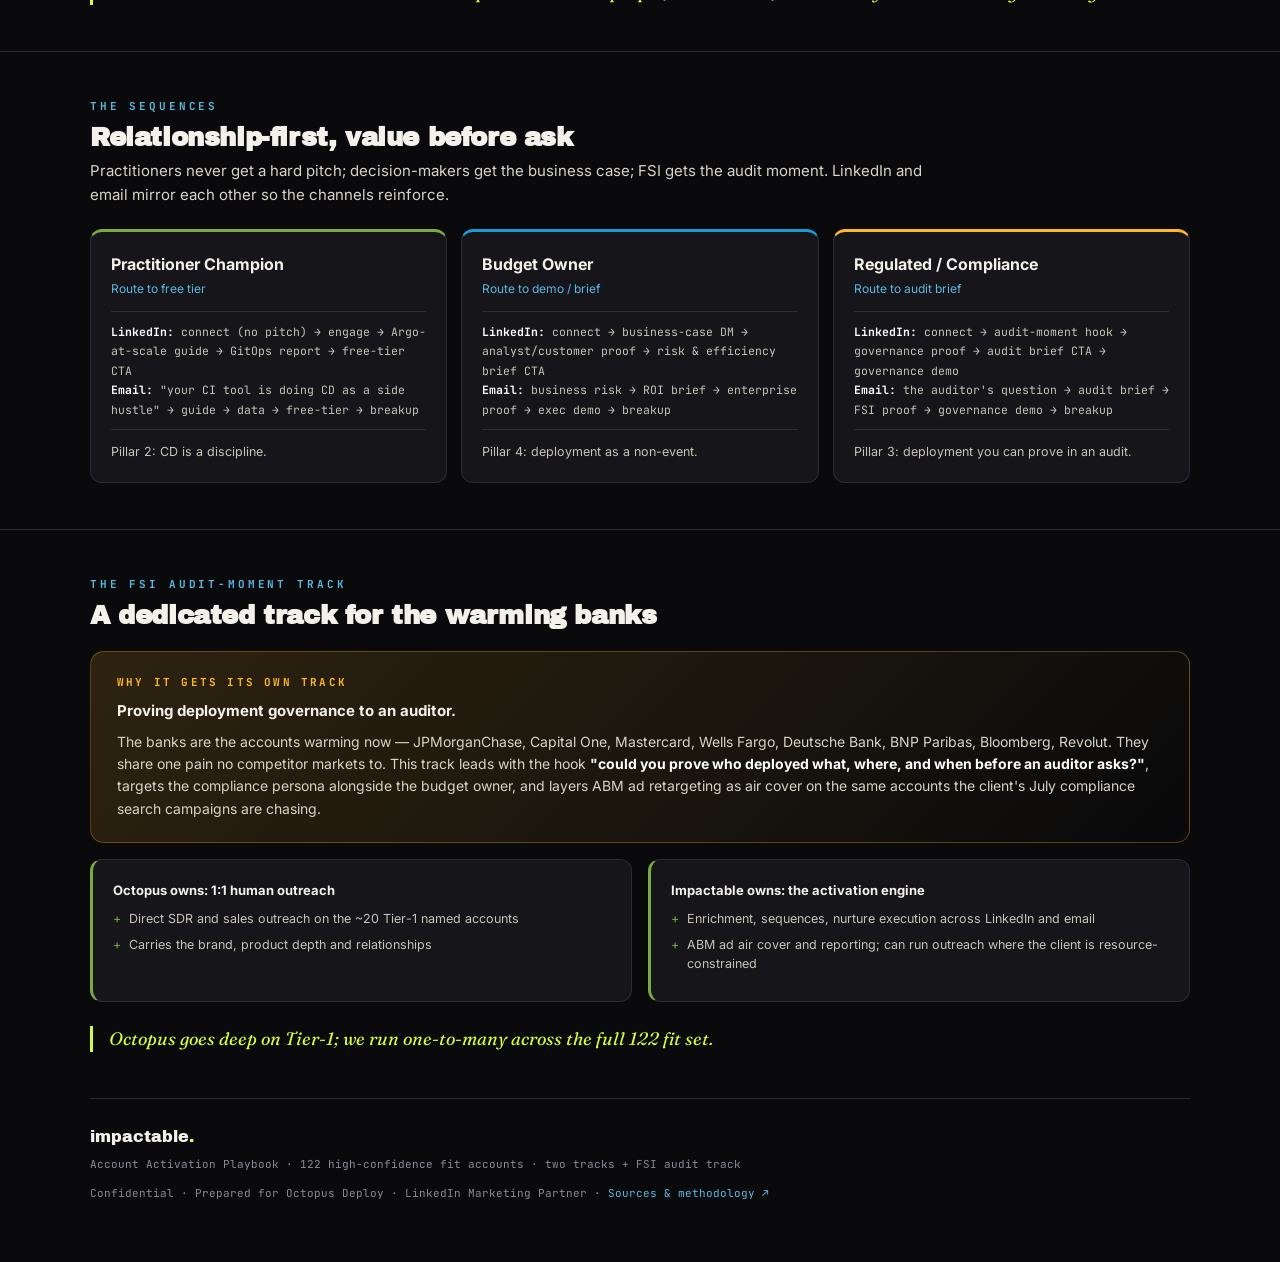
<file: activation.html>
<!DOCTYPE html><html lang="en"><head><meta charset="UTF-8"><meta name="viewport" content="width=device-width,initial-scale=1"><meta name="robots" content="noindex,nofollow">
<title>Activation — Octopus Deploy Intelligence Room</title>
<link rel="preconnect" href="https://fonts.googleapis.com"><link rel="preconnect" href="https://fonts.gstatic.com" crossorigin>
<link href="https://fonts.googleapis.com/css2?family=Archivo+Black&family=Fraunces:ital,opsz,wght@0,9..144,400;0,9..144,500;0,9..144,600;1,9..144,400&family=Inter:wght@400;500;600;700;800&family=JetBrains+Mono:wght@400;500;700&display=swap" rel="stylesheet">
<link rel="stylesheet" href="tokens.css"></head><body><div class="glow"></div><nav class="nav"><div class="row"><a class="brand" href="index.html">Octopus Deploy<span class="d">.</span></a><span class="phase">Impact Review</span><div class="tabs"><a class="tab" href="index.html"><span class="n">01</span>Summary</a><a class="tab" href="audience.html"><span class="n">02</span>Audience</a><a class="tab" href="accounts.html"><span class="n">03</span>Accounts</a><a class="tab" href="channel.html"><span class="n">04</span>Channel</a><a class="tab active" href="activation.html"><span class="n">05</span>Activation</a><a class="tab" href="positioning.html"><span class="n">06</span>Positioning</a><a class="tab" href="next-90.html"><span class="n">07</span>Next 90 Days</a></div></div></nav>
<div class="rhero"><div class="wrap">
  <div class="rk">05 · Account Activation Playbook</div>
  <h1>Turning the list <span class="c">into motion</span></h1>
  <div class="rsub">The tightened target set, the named-prospect plan, and the sequences to run it.</div>
  <div class="rmeta">High-confidence fit set: 122 accounts (47 FSI / 75 Tech) · ~20 Tier-1 · two tracks · FSI audit-moment track</div>
</div></div>

<section><div class="wrap">
  <div class="sl">The activation universe</div>
  <h2 class="st">Tightened to accounts a sales team will work</h2>
  <p class="sd">For activation we tightened hard: true enterprise size (1,001+), core target geographies, genuine ICP industries, and real engagement. Marginal outsourcers, emerging-market noise and data artifacts were dropped.</p>
  <div class="fun">
    <div class="fstep"><div class="fn">662</div><div class="fl">Engaged accounts (3+ clicks)</div></div>
    <div class="fstep"><div class="fn">161</div><div class="fl">Firmographically fit — core-geo · ICP · 1,001+</div></div>
    <div class="fstep" style="border-color:var(--accent)"><div class="fn">122</div><div class="fl">High-confidence fit — services &amp; hyperscalers stripped · 47 FSI / 75 Tech</div></div>
    <div class="fstep" style="border-color:var(--canopy)"><div class="fn">~20</div><div class="fl">Tier-1 — curated, recognizable, work first</div></div>
  </div>
</div></section>

<section><div class="wrap">
  <div class="sl">Named-prospect enrichment</div>
  <h2 class="st">Three personas per account</h2>
  <p class="sd">For each Tier-1 account, enrich the buying group across three personas. This is the pull spec — the offer and entry point each persona is routed to. It has now been <b>run in Clay against the 20 Tier-1 domains</b>; the real named buying groups it returned are in the next section.</p>
  <div class="tw"><table>
    <thead><tr><th>Persona</th><th>Titles to enrich</th><th>Offer / entry point</th></tr></thead>
    <tbody>
      <tr><td class="cn">Practitioner Champion</td><td>Platform / DevOps / SRE / Release / Cloud Engineer</td><td>Free-tier signup + Argo-at-scale guide</td></tr>
      <tr><td class="cn">Budget Owner</td><td>VP Engineering · Director Platform/DevOps · Head of Infra · CTO</td><td>Risk &amp; efficiency brief + exec demo</td></tr>
      <tr><td class="cn">Regulated / Compliance (FSI)</td><td>Head of DevSecOps · Release / Change Manager · Head of Cloud</td><td>Audit-ready deployment brief + governance demo</td></tr>
    </tbody>
  </table></div>
</div></section>

<section><div class="wrap">
  <div class="sl">Enriched buying groups</div>
  <h2 class="st">Real named prospects, pulled in Clay</h2>
  <p class="sd">The spec above, executed. One best-fit contact per persona across the 20 Tier-1 accounts — <b>60 real people in the buying groups</b>, each mapped to the sequence they enter. Title, location, LinkedIn and work email are live from Clay (contact search + email waterfall); <b>49 of 60 returned a verified work email</b>, the rest are reachable on LinkedIn. This is the activation list a rep works Monday morning.</p>
  <div class="band">
    <div class="kn"><div class="v">20</div><div class="k">Tier-1 accounts</div></div>
    <div class="kn"><div class="v">60</div><div class="k">Named contacts</div></div>
    <div class="kn"><div class="v">49</div><div class="k">Verified emails</div></div>
    <div class="kn"><div class="v">3</div><div class="k">Personas / account</div></div>
  </div>
  <div class="tw" style="margin-top:20px"><table>
    <thead><tr><th>Persona · route</th><th>Prospect</th><th>Title</th><th>Contact</th></tr></thead>
    <tbody>
      <tr><td colspan="4" style="background:var(--court);padding:12px 15px"><span class="av" style="background:#7BAA3E22;color:#7BAA3E">JP</span><span class="co">JPMorganChase</span> <span class="mono" style="color:var(--slate-dim);font-size:10.5px">· jpmorganchase.com · FSI</span> <span class="mv wrm" style="margin-left:8px">Warming</span></td></tr>
      <tr><td><span class="mv" style="background:var(--positive-soft);color:var(--positive)">Practitioner</span><div style="font-family:var(--mono);font-size:9.5px;color:var(--slate-dim);margin-top:5px">FREE TIER + ARGO GUIDE</div></td><td><b>Avinash Dhananjaya</b><div style="font-size:11px;color:var(--muted);margin-top:2px">New York, US</div></td><td>Lead AI Platform Engineer</td><td><span class="mono" style="color:var(--bone);font-size:12px">avinash.dhananjaya@jpmorgan.com</span><br><a href="https://www.linkedin.com/in/avinashdhananjaya/" style="color:var(--accent-bright);font-size:11px">LinkedIn ↗</a></td></tr>
      <tr><td><span class="mv" style="background:var(--accent-soft);color:var(--accent-bright)">Budget owner</span><div style="font-family:var(--mono);font-size:9.5px;color:var(--slate-dim);margin-top:5px">RISK/EFFICIENCY BRIEF + DEMO</div></td><td><b>Scot Baldry</b><div style="font-size:11px;color:var(--muted);margin-top:2px">London, UK</div></td><td>Chief Technology Officer</td><td><span style="color:var(--muted);font-size:12px">— no email on file</span><br><a href="https://www.linkedin.com/in/scotbaldry/" style="color:var(--accent-bright);font-size:11px">LinkedIn ↗</a></td></tr>
      <tr><td><span class="mv" style="background:var(--warn-soft);color:var(--warn)">Compliance</span><div style="font-family:var(--mono);font-size:9.5px;color:var(--slate-dim);margin-top:5px">AUDIT BRIEF + GOV DEMO</div></td><td><b>André Morais</b><div style="font-size:11px;color:var(--muted);margin-top:2px">London, UK</div></td><td>VP Sr Lead DevSecOps Engineer</td><td><span style="color:var(--muted);font-size:12px">— no email on file</span><br><a href="https://www.linkedin.com/in/andremorais35/" style="color:var(--accent-bright);font-size:11px">LinkedIn ↗</a></td></tr>

      <tr><td colspan="4" style="background:var(--court);padding:12px 15px"><span class="av" style="background:#FFB62722;color:#FFB627">CA</span><span class="co">Capital One</span> <span class="mono" style="color:var(--slate-dim);font-size:10.5px">· capitalone.com · FSI</span> <span class="mv sus" style="margin-left:8px">Sustained</span></td></tr>
      <tr><td><span class="mv" style="background:var(--positive-soft);color:var(--positive)">Practitioner</span><div style="font-family:var(--mono);font-size:9.5px;color:var(--slate-dim);margin-top:5px">FREE TIER + ARGO GUIDE</div></td><td><b>Srinivas Kambhampati</b><div style="font-size:11px;color:var(--muted);margin-top:2px">California, US</div></td><td>Lead DevOps Engineer</td><td><span class="mono" style="color:var(--bone);font-size:12px">srinivas.kambhampati@capitalone.com</span><br><a href="https://www.linkedin.com/in/srinivas-kambhampati-0302101/" style="color:var(--accent-bright);font-size:11px">LinkedIn ↗</a></td></tr>
      <tr><td><span class="mv" style="background:var(--accent-soft);color:var(--accent-bright)">Budget owner</span><div style="font-family:var(--mono);font-size:9.5px;color:var(--slate-dim);margin-top:5px">RISK/EFFICIENCY BRIEF + DEMO</div></td><td><b>Daniel Chioreanu</b><div style="font-size:11px;color:var(--muted);margin-top:2px">SF Bay Area, US</div></td><td>Head of Platform Engineering, Automation &amp; Connectivity</td><td><span class="mono" style="color:var(--bone);font-size:12px">daniel.chioreanu@capitalone.com</span><br><a href="https://www.linkedin.com/in/daniel-chioreanu-4a758b8/" style="color:var(--accent-bright);font-size:11px">LinkedIn ↗</a></td></tr>
      <tr><td><span class="mv" style="background:var(--warn-soft);color:var(--warn)">Compliance</span><div style="font-family:var(--mono);font-size:9.5px;color:var(--slate-dim);margin-top:5px">AUDIT BRIEF + GOV DEMO</div></td><td><b>Monica Vuong</b><div style="font-size:11px;color:var(--muted);margin-top:2px">Washington DC, US</div></td><td>Manager of DevSecOps</td><td><span class="mono" style="color:var(--bone);font-size:12px">monica.vuong@capitalone.com</span><br><a href="https://www.linkedin.com/in/monica-vuong-32954576/" style="color:var(--accent-bright);font-size:11px">LinkedIn ↗</a></td></tr>

      <tr><td colspan="4" style="background:var(--court);padding:12px 15px"><span class="av" style="background:#A78BFA22;color:#A78BFA">OD</span><span class="co">ODDO BHF</span> <span class="mono" style="color:var(--slate-dim);font-size:10.5px">· oddo-bhf.com · FSI</span> <span class="mv cool" style="margin-left:8px">Cooling</span></td></tr>
      <tr><td><span class="mv" style="background:var(--positive-soft);color:var(--positive)">Practitioner</span><div style="font-family:var(--mono);font-size:9.5px;color:var(--slate-dim);margin-top:5px">FREE TIER + ARGO GUIDE</div></td><td><b>Hamza Abdelwahed</b><div style="font-size:11px;color:var(--muted);margin-top:2px">Tunis, TN (tech hub)</div></td><td>DevOps / SRE Engineer</td><td><span style="color:var(--muted);font-size:12px">— no email on file</span><br><a href="https://www.linkedin.com/in/hamza-abdelwahed-798705175/" style="color:var(--accent-bright);font-size:11px">LinkedIn ↗</a></td></tr>
      <tr><td><span class="mv" style="background:var(--accent-soft);color:var(--accent-bright)">Budget owner</span><div style="font-family:var(--mono);font-size:9.5px;color:var(--slate-dim);margin-top:5px">RISK/EFFICIENCY BRIEF + DEMO</div></td><td><b>David Meuleman</b><div style="font-size:11px;color:var(--muted);margin-top:2px">Paris, FR</div></td><td>Head of IT Infrastructure</td><td><span class="mono" style="color:var(--bone);font-size:12px">david.meuleman@oddo-bhf.com</span><br><a href="https://www.linkedin.com/in/davidmeuleman/" style="color:var(--accent-bright);font-size:11px">LinkedIn ↗</a></td></tr>
      <tr><td><span class="mv" style="background:var(--warn-soft);color:var(--warn)">Compliance</span><div style="font-family:var(--mono);font-size:9.5px;color:var(--slate-dim);margin-top:5px">AUDIT BRIEF + GOV DEMO</div></td><td><b>Ardra Ramachandran</b><div style="font-size:11px;color:var(--muted);margin-top:2px">Saarbrücken, DE</div></td><td>Change and Release Manager</td><td><span class="mono" style="color:var(--bone);font-size:12px">ardra.ramachandran@oddo-bhf.com</span><br><a href="https://www.linkedin.com/in/ardra-ramachandran-71113315a/" style="color:var(--accent-bright);font-size:11px">LinkedIn ↗</a></td></tr>

      <tr><td colspan="4" style="background:var(--court);padding:12px 15px"><span class="av" style="background:#1B9BD122;color:#5BB8E0">RE</span><span class="co">Revolut</span> <span class="mono" style="color:var(--slate-dim);font-size:10.5px">· revolut.com · FSI</span> <span class="mv wrm" style="margin-left:8px">Warming</span></td></tr>
      <tr><td><span class="mv" style="background:var(--positive-soft);color:var(--positive)">Practitioner</span><div style="font-family:var(--mono);font-size:9.5px;color:var(--slate-dim);margin-top:5px">FREE TIER + ARGO GUIDE</div></td><td><b>Saurabh Kumar</b><div style="font-size:11px;color:var(--muted);margin-top:2px">London, UK</div></td><td>Lead Platform Engineer (Backend)</td><td><span class="mono" style="color:var(--bone);font-size:12px">saurabh.kumar@revolut.com</span><br><a href="https://www.linkedin.com/in/saurabh-kumar-31045929/" style="color:var(--accent-bright);font-size:11px">LinkedIn ↗</a></td></tr>
      <tr><td><span class="mv" style="background:var(--accent-soft);color:var(--accent-bright)">Budget owner</span><div style="font-family:var(--mono);font-size:9.5px;color:var(--slate-dim);margin-top:5px">RISK/EFFICIENCY BRIEF + DEMO</div></td><td><b>Vladyslav Yatsenko</b><div style="font-size:11px;color:var(--muted);margin-top:2px">London, UK</div></td><td>Co-founder &amp; CTO</td><td><span class="mono" style="color:var(--bone);font-size:12px">vlad.yatsenko@revolut.com</span><br><a href="https://www.linkedin.com/in/yatsenko/" style="color:var(--accent-bright);font-size:11px">LinkedIn ↗</a></td></tr>
      <tr><td><span class="mv" style="background:var(--warn-soft);color:var(--warn)">Compliance</span><div style="font-family:var(--mono);font-size:9.5px;color:var(--slate-dim);margin-top:5px">AUDIT BRIEF + GOV DEMO</div></td><td><b>Love Ogbonnaya</b><div style="font-size:11px;color:var(--muted);margin-top:2px">London, UK</div></td><td>Release Manager / PMO Analyst</td><td><span style="color:var(--muted);font-size:12px">— no email on file</span><br><a href="https://www.linkedin.com/in/love-ogbonnaya-533496208/" style="color:var(--accent-bright);font-size:11px">LinkedIn ↗</a></td></tr>

      <tr><td colspan="4" style="background:var(--court);padding:12px 15px"><span class="av" style="background:#7BAA3E22;color:#7BAA3E">WF</span><span class="co">Wells Fargo</span> <span class="mono" style="color:var(--slate-dim);font-size:10.5px">· wellsfargo.com · FSI</span> <span class="mv wrm" style="margin-left:8px">Warming</span></td></tr>
      <tr><td><span class="mv" style="background:var(--positive-soft);color:var(--positive)">Practitioner</span><div style="font-family:var(--mono);font-size:9.5px;color:var(--slate-dim);margin-top:5px">FREE TIER + ARGO GUIDE</div></td><td><b>Henry Kendall</b><div style="font-size:11px;color:var(--muted);margin-top:2px">SF Bay Area, US</div></td><td>Principal AI Platform Engineer</td><td><span style="color:var(--muted);font-size:12px">— no email on file</span><br><a href="https://www.linkedin.com/in/henry-kendall-b1bb2661/" style="color:var(--accent-bright);font-size:11px">LinkedIn ↗</a></td></tr>
      <tr><td><span class="mv" style="background:var(--accent-soft);color:var(--accent-bright)">Budget owner</span><div style="font-family:var(--mono);font-size:9.5px;color:var(--slate-dim);margin-top:5px">RISK/EFFICIENCY BRIEF + DEMO</div></td><td><b>David Baldwin</b><div style="font-size:11px;color:var(--muted);margin-top:2px">Washington DC, US</div></td><td>CTO — Head of Cloud Engineering</td><td><span class="mono" style="color:var(--bone);font-size:12px">david.baldwin@wellsfargo.com</span><br><a href="https://www.linkedin.com/in/david-baldwin-08803a4/" style="color:var(--accent-bright);font-size:11px">LinkedIn ↗</a></td></tr>
      <tr><td><span class="mv" style="background:var(--warn-soft);color:var(--warn)">Compliance</span><div style="font-family:var(--mono);font-size:9.5px;color:var(--slate-dim);margin-top:5px">AUDIT BRIEF + GOV DEMO</div></td><td><b>Zviad Ashvil</b><div style="font-size:11px;color:var(--muted);margin-top:2px">New York, US</div></td><td>Managing Director — DevSecOps &amp; Engineering Enablement</td><td><span class="mono" style="color:var(--bone);font-size:12px">zviad.ashvil@wellsfargo.com</span><br><a href="https://www.linkedin.com/in/zviada/" style="color:var(--accent-bright);font-size:11px">LinkedIn ↗</a></td></tr>

      <tr><td colspan="4" style="background:var(--court);padding:12px 15px"><span class="av" style="background:#FFB62722;color:#FFB627">DB</span><span class="co">Deutsche Bank</span> <span class="mono" style="color:var(--slate-dim);font-size:10.5px">· db.com · FSI</span> <span class="mv wrm" style="margin-left:8px">Warming</span></td></tr>
      <tr><td><span class="mv" style="background:var(--positive-soft);color:var(--positive)">Practitioner</span><div style="font-family:var(--mono);font-size:9.5px;color:var(--slate-dim);margin-top:5px">FREE TIER + ARGO GUIDE</div></td><td><b>Igor Egorov</b><div style="font-size:11px;color:var(--muted);margin-top:2px">Potsdam, DE</div></td><td>Product SRE Lead, CB Payments</td><td><span class="mono" style="color:var(--bone);font-size:12px">igor.egorov@db.com</span><br><a href="https://www.linkedin.com/in/igor-egorov-5955a8/" style="color:var(--accent-bright);font-size:11px">LinkedIn ↗</a></td></tr>
      <tr><td><span class="mv" style="background:var(--accent-soft);color:var(--accent-bright)">Budget owner</span><div style="font-family:var(--mono);font-size:9.5px;color:var(--slate-dim);margin-top:5px">RISK/EFFICIENCY BRIEF + DEMO</div></td><td><b>Andrey Tapekha</b><div style="font-size:11px;color:var(--muted);margin-top:2px">Cary, NC, US</div></td><td>Managing Director, Head of Developer Platforms &amp; DevEx</td><td><span class="mono" style="color:var(--bone);font-size:12px">andrey.tapekha@db.com</span><br><a href="https://www.linkedin.com/in/andreytapekha/" style="color:var(--accent-bright);font-size:11px">LinkedIn ↗</a></td></tr>
      <tr><td><span class="mv" style="background:var(--warn-soft);color:var(--warn)">Compliance</span><div style="font-family:var(--mono);font-size:9.5px;color:var(--slate-dim);margin-top:5px">AUDIT BRIEF + GOV DEMO</div></td><td><b>Konstantin Sorokin</b><div style="font-size:11px;color:var(--muted);margin-top:2px">Ludwigsburg, DE</div></td><td>VP — Lead Application Owner / Release Manager</td><td><span style="color:var(--muted);font-size:12px">— no email on file</span><br><a href="https://www.linkedin.com/in/konstantin-sorokin-47896427/" style="color:var(--accent-bright);font-size:11px">LinkedIn ↗</a></td></tr>

      <tr><td colspan="4" style="background:var(--court);padding:12px 15px"><span class="av" style="background:#A78BFA22;color:#A78BFA">BL</span><span class="co">Bloomberg</span> <span class="mono" style="color:var(--slate-dim);font-size:10.5px">· bloomberg.com · FSI</span> <span class="mv wrm" style="margin-left:8px">Warming</span></td></tr>
      <tr><td><span class="mv" style="background:var(--positive-soft);color:var(--positive)">Practitioner</span><div style="font-family:var(--mono);font-size:9.5px;color:var(--slate-dim);margin-top:5px">FREE TIER + ARGO GUIDE</div></td><td><b>Mayur Agnani</b><div style="font-size:11px;color:var(--muted);margin-top:2px">New York, US</div></td><td>Senior Software Engineer</td><td><span style="color:var(--muted);font-size:12px">— no email on file</span><br><a href="https://www.linkedin.com/in/mayur-agnani/" style="color:var(--accent-bright);font-size:11px">LinkedIn ↗</a></td></tr>
      <tr><td><span class="mv" style="background:var(--accent-soft);color:var(--accent-bright)">Budget owner</span><div style="font-family:var(--mono);font-size:9.5px;color:var(--slate-dim);margin-top:5px">RISK/EFFICIENCY BRIEF + DEMO</div></td><td><b>Shawn Edwards</b><div style="font-size:11px;color:var(--muted);margin-top:2px">Stamford, CT, US</div></td><td>Chief Technology Officer</td><td><span class="mono" style="color:var(--bone);font-size:12px">sedwards11@bloomberg.net</span><br><a href="https://www.linkedin.com/in/shawn-edwards-0902a28b/" style="color:var(--accent-bright);font-size:11px">LinkedIn ↗</a></td></tr>
      <tr><td><span class="mv" style="background:var(--warn-soft);color:var(--warn)">Compliance</span><div style="font-family:var(--mono);font-size:9.5px;color:var(--slate-dim);margin-top:5px">AUDIT BRIEF + GOV DEMO</div></td><td><b>Betty Lam</b><div style="font-size:11px;color:var(--muted);margin-top:2px">New York, US</div></td><td>Head of Cloud Center of Excellence</td><td><span style="color:var(--muted);font-size:12px">— no email on file</span><br><a href="https://www.linkedin.com/in/lambetty/" style="color:var(--accent-bright);font-size:11px">LinkedIn ↗</a></td></tr>

      <tr><td colspan="4" style="background:var(--court);padding:12px 15px"><span class="av" style="background:#1B9BD122;color:#5BB8E0">GS</span><span class="co">Goldman Sachs</span> <span class="mono" style="color:var(--slate-dim);font-size:10.5px">· goldmansachs.com · FSI</span> <span class="mv cool" style="margin-left:8px">Cooling</span></td></tr>
      <tr><td><span class="mv" style="background:var(--positive-soft);color:var(--positive)">Practitioner</span><div style="font-family:var(--mono);font-size:9.5px;color:var(--slate-dim);margin-top:5px">FREE TIER + ARGO GUIDE</div></td><td><b>Mike Wagstaff</b><div style="font-size:11px;color:var(--muted);margin-top:2px">London, UK</div></td><td>Senior Site Reliability Engineer</td><td><span class="mono" style="color:var(--bone);font-size:12px">mike.wagstaff@gs.com</span><br><a href="https://www.linkedin.com/in/mike-wagstaff-393566/" style="color:var(--accent-bright);font-size:11px">LinkedIn ↗</a></td></tr>
      <tr><td><span class="mv" style="background:var(--accent-soft);color:var(--accent-bright)">Budget owner</span><div style="font-family:var(--mono);font-size:9.5px;color:var(--slate-dim);margin-top:5px">RISK/EFFICIENCY BRIEF + DEMO</div></td><td><b>Yuriy M Goldman</b><div style="font-size:11px;color:var(--muted);margin-top:2px">New York, US</div></td><td>MD, Global Head of Platform Engineering (Transaction Banking)</td><td><span class="mono" style="color:var(--bone);font-size:12px">yuriy.goldman@gs.com</span><br><a href="https://www.linkedin.com/in/yuriymgoldman/" style="color:var(--accent-bright);font-size:11px">LinkedIn ↗</a></td></tr>
      <tr><td><span class="mv" style="background:var(--warn-soft);color:var(--warn)">Compliance</span><div style="font-family:var(--mono);font-size:9.5px;color:var(--slate-dim);margin-top:5px">AUDIT BRIEF + GOV DEMO</div></td><td><b>Kai Huang</b><div style="font-size:11px;color:var(--muted);margin-top:2px">New York, US</div></td><td>Global Head of Cloud Security Engineering</td><td><span class="mono" style="color:var(--bone);font-size:12px">kai.huang@goldmansachs.com</span><br><a href="https://www.linkedin.com/in/kaihuang/" style="color:var(--accent-bright);font-size:11px">LinkedIn ↗</a></td></tr>

      <tr><td colspan="4" style="background:var(--court);padding:12px 15px"><span class="av" style="background:#7BAA3E22;color:#7BAA3E">BA</span><span class="co">Bank of America</span> <span class="mono" style="color:var(--slate-dim);font-size:10.5px">· bankofamerica.com · FSI</span> <span class="mv sus" style="margin-left:8px">Sustained</span></td></tr>
      <tr><td><span class="mv" style="background:var(--positive-soft);color:var(--positive)">Practitioner</span><div style="font-family:var(--mono);font-size:9.5px;color:var(--slate-dim);margin-top:5px">FREE TIER + ARGO GUIDE</div></td><td><b>Shahid Hussain</b><div style="font-size:11px;color:var(--muted);margin-top:2px">Frisco, TX, US</div></td><td>Senior Site Reliability Engineer</td><td><span class="mono" style="color:var(--bone);font-size:12px">s.hussain@bofa.com</span><br><a href="https://www.linkedin.com/in/shahidhussain14/" style="color:var(--accent-bright);font-size:11px">LinkedIn ↗</a></td></tr>
      <tr><td><span class="mv" style="background:var(--accent-soft);color:var(--accent-bright)">Budget owner</span><div style="font-family:var(--mono);font-size:9.5px;color:var(--slate-dim);margin-top:5px">RISK/EFFICIENCY BRIEF + DEMO</div></td><td><b>Vincent Pasqua</b><div style="font-size:11px;color:var(--muted);margin-top:2px">New York, US</div></td><td>Global Head of DevOps, Quality Eng — Equities &amp; Prime Services</td><td><span class="mono" style="color:var(--bone);font-size:12px">vincent.pasqua@bofa.com</span><br><a href="https://www.linkedin.com/in/vincent-pasqua-6699023/" style="color:var(--accent-bright);font-size:11px">LinkedIn ↗</a></td></tr>
      <tr><td><span class="mv" style="background:var(--warn-soft);color:var(--warn)">Compliance</span><div style="font-family:var(--mono);font-size:9.5px;color:var(--slate-dim);margin-top:5px">AUDIT BRIEF + GOV DEMO</div></td><td><b>Ali Z. Mohammed</b><div style="font-size:11px;color:var(--muted);margin-top:2px">New York, US</div></td><td>Head of Cloud Adoption &amp; Data Center Risk Management</td><td><span class="mono" style="color:var(--bone);font-size:12px">ali.mohammed@bofa.com</span><br><a href="https://www.linkedin.com/in/alimohammed/" style="color:var(--accent-bright);font-size:11px">LinkedIn ↗</a></td></tr>

      <tr><td colspan="4" style="background:var(--court);padding:12px 15px"><span class="av" style="background:#FFB62722;color:#FFB627">MC</span><span class="co">Mastercard</span> <span class="mono" style="color:var(--slate-dim);font-size:10.5px">· mastercard.com · FSI</span> <span class="mv cool" style="margin-left:8px;opacity:.55">30d n/a</span></td></tr>
      <tr><td><span class="mv" style="background:var(--positive-soft);color:var(--positive)">Practitioner</span><div style="font-family:var(--mono);font-size:9.5px;color:var(--slate-dim);margin-top:5px">FREE TIER + ARGO GUIDE</div></td><td><b>Adil Khan</b><div style="font-size:11px;color:var(--muted);margin-top:2px">United Kingdom</div></td><td>Lead Platform Engineer</td><td><span class="mono" style="color:var(--bone);font-size:12px">adil.khan@mastercard.com</span><br><a href="https://www.linkedin.com/in/adil-khan-99a28155/" style="color:var(--accent-bright);font-size:11px">LinkedIn ↗</a></td></tr>
      <tr><td><span class="mv" style="background:var(--accent-soft);color:var(--accent-bright)">Budget owner</span><div style="font-family:var(--mono);font-size:9.5px;color:var(--slate-dim);margin-top:5px">RISK/EFFICIENCY BRIEF + DEMO</div></td><td><b>Satish Dalal</b><div style="font-size:11px;color:var(--muted);margin-top:2px">SF Bay Area, US</div></td><td>Senior Vice President of Engineering</td><td><span style="color:var(--muted);font-size:12px">— no email on file</span><br><a href="https://www.linkedin.com/in/satish-dalal-2740342/" style="color:var(--accent-bright);font-size:11px">LinkedIn ↗</a></td></tr>
      <tr><td><span class="mv" style="background:var(--warn-soft);color:var(--warn)">Compliance</span><div style="font-family:var(--mono);font-size:9.5px;color:var(--slate-dim);margin-top:5px">AUDIT BRIEF + GOV DEMO</div></td><td><b>Prabagaran Sellamuthu</b><div style="font-size:11px;color:var(--muted);margin-top:2px">Dublin, IE</div></td><td>Lead DevSecOps Architect</td><td><span class="mono" style="color:var(--bone);font-size:12px">prabagaran.sellamuthu@mastercard.com</span><br><a href="https://www.linkedin.com/in/prabagaran-sellamuthu-30671258/" style="color:var(--accent-bright);font-size:11px">LinkedIn ↗</a></td></tr>

      <tr><td colspan="4" style="background:var(--court);padding:12px 15px"><span class="av" style="background:#A78BFA22;color:#A78BFA">SA</span><span class="co">SAP</span> <span class="mono" style="color:var(--slate-dim);font-size:10.5px">· sap.com · Tech</span> <span class="mv sus" style="margin-left:8px">Sustained</span></td></tr>
      <tr><td><span class="mv" style="background:var(--positive-soft);color:var(--positive)">Practitioner</span><div style="font-family:var(--mono);font-size:9.5px;color:var(--slate-dim);margin-top:5px">FREE TIER + ARGO GUIDE</div></td><td><b>Rao Delliker</b><div style="font-size:11px;color:var(--muted);margin-top:2px">San Jose, US</div></td><td>Senior DevOps Engineer</td><td><span class="mono" style="color:var(--bone);font-size:12px">rao.delliker@sap.com</span><br><a href="https://www.linkedin.com/in/rao-delliker-206b28120/" style="color:var(--accent-bright);font-size:11px">LinkedIn ↗</a></td></tr>
      <tr><td><span class="mv" style="background:var(--accent-soft);color:var(--accent-bright)">Budget owner</span><div style="font-family:var(--mono);font-size:9.5px;color:var(--slate-dim);margin-top:5px">RISK/EFFICIENCY BRIEF + DEMO</div></td><td><b>Dr. Philipp Herzig</b><div style="font-size:11px;color:var(--muted);margin-top:2px">Berlin, DE</div></td><td>Chief Technology Officer</td><td><span class="mono" style="color:var(--bone);font-size:12px">philipp.herzig@sap.com</span><br><a href="https://www.linkedin.com/in/philipp-herzig/" style="color:var(--accent-bright);font-size:11px">LinkedIn ↗</a></td></tr>
      <tr><td><span class="mv" style="background:var(--warn-soft);color:var(--warn)">Compliance</span><div style="font-family:var(--mono);font-size:9.5px;color:var(--slate-dim);margin-top:5px">AUDIT BRIEF + GOV DEMO</div></td><td><b>Jon Longstaff</b><div style="font-size:11px;color:var(--muted);margin-top:2px">United Kingdom</div></td><td>Head of Cloud Security &amp; Compliance (EMEA)</td><td><span class="mono" style="color:var(--bone);font-size:12px">jon.longstaff@sap.com</span><br><a href="https://www.linkedin.com/in/jon-longstaff-3645aa5/" style="color:var(--accent-bright);font-size:11px">LinkedIn ↗</a></td></tr>

      <tr><td colspan="4" style="background:var(--court);padding:12px 15px"><span class="av" style="background:#1B9BD122;color:#5BB8E0">MU</span><span class="co">Murex</span> <span class="mono" style="color:var(--slate-dim);font-size:10.5px">· murex.com · Tech</span> <span class="mv sus" style="margin-left:8px">Sustained</span></td></tr>
      <tr><td><span class="mv" style="background:var(--positive-soft);color:var(--positive)">Practitioner</span><div style="font-family:var(--mono);font-size:9.5px;color:var(--slate-dim);margin-top:5px">FREE TIER + ARGO GUIDE</div></td><td><b>Cindy Nakhle</b><div style="font-size:11px;color:var(--muted);margin-top:2px">Lebanon</div></td><td>Senior DevOps Engineer</td><td><span style="color:var(--muted);font-size:12px">— no email on file</span><br><a href="https://www.linkedin.com/in/cindy-nakhle/" style="color:var(--accent-bright);font-size:11px">LinkedIn ↗</a></td></tr>
      <tr><td><span class="mv" style="background:var(--accent-soft);color:var(--accent-bright)">Budget owner</span><div style="font-family:var(--mono);font-size:9.5px;color:var(--slate-dim);margin-top:5px">RISK/EFFICIENCY BRIEF + DEMO</div></td><td><b>Benoît Riquet</b><div style="font-size:11px;color:var(--muted);margin-top:2px">France</div></td><td>Product CTO</td><td><span class="mono" style="color:var(--bone);font-size:12px">briquet@murex.com</span><br><a href="https://www.linkedin.com/in/beno%C3%AEt-riquet-1b6b9/" style="color:var(--accent-bright);font-size:11px">LinkedIn ↗</a></td></tr>
      <tr><td><span class="mv" style="background:var(--warn-soft);color:var(--warn)">Compliance</span><div style="font-family:var(--mono);font-size:9.5px;color:var(--slate-dim);margin-top:5px">AUDIT BRIEF + GOV DEMO</div></td><td><b>Sarah El Halabi</b><div style="font-size:11px;color:var(--muted);margin-top:2px">Lebanon</div></td><td>Release Manager</td><td><span class="mono" style="color:var(--bone);font-size:12px">selhalabi@murex.com</span><br><a href="https://www.linkedin.com/in/sarah-el-halabi-/" style="color:var(--accent-bright);font-size:11px">LinkedIn ↗</a></td></tr>

      <tr><td colspan="4" style="background:var(--court);padding:12px 15px"><span class="av" style="background:#7BAA3E22;color:#7BAA3E">PA</span><span class="co">Palantir</span> <span class="mono" style="color:var(--slate-dim);font-size:10.5px">· palantir.com · Tech</span> <span class="mv sus" style="margin-left:8px">Sustained</span></td></tr>
      <tr><td><span class="mv" style="background:var(--positive-soft);color:var(--positive)">Practitioner</span><div style="font-family:var(--mono);font-size:9.5px;color:var(--slate-dim);margin-top:5px">FREE TIER + ARGO GUIDE</div></td><td><b>Alex Cercel</b><div style="font-size:11px;color:var(--muted);margin-top:2px">Reading, UK</div></td><td>Site Reliability Engineer</td><td><span class="mono" style="color:var(--bone);font-size:12px">acercel@palantir.com</span><br><a href="https://www.linkedin.com/in/alexcercel/" style="color:var(--accent-bright);font-size:11px">LinkedIn ↗</a></td></tr>
      <tr><td><span class="mv" style="background:var(--accent-soft);color:var(--accent-bright)">Budget owner</span><div style="font-family:var(--mono);font-size:9.5px;color:var(--slate-dim);margin-top:5px">RISK/EFFICIENCY BRIEF + DEMO</div></td><td><b>Nelson Gonzalez</b><div style="font-size:11px;color:var(--muted);margin-top:2px">Denver, US</div></td><td>Head of Infrastructure Operations</td><td><span class="mono" style="color:var(--bone);font-size:12px">ngonzalez@palantir.com</span><br><a href="https://www.linkedin.com/in/nelson-gonzalez-97420713a/" style="color:var(--accent-bright);font-size:11px">LinkedIn ↗</a></td></tr>
      <tr><td><span class="mv" style="background:var(--warn-soft);color:var(--warn)">Compliance</span><div style="font-family:var(--mono);font-size:9.5px;color:var(--slate-dim);margin-top:5px">AUDIT BRIEF + GOV DEMO</div></td><td><b>Chloe MacNaughton</b><div style="font-size:11px;color:var(--muted);margin-top:2px">Seattle, US</div></td><td>Security Compliance Engineer Lead</td><td><span class="mono" style="color:var(--bone);font-size:12px">cmacnaughton@palantir.com</span><br><a href="https://www.linkedin.com/in/chloemacnaughton/" style="color:var(--accent-bright);font-size:11px">LinkedIn ↗</a></td></tr>

      <tr><td colspan="4" style="background:var(--court);padding:12px 15px"><span class="av" style="background:#FFB62722;color:#FFB627">AR</span><span class="co">Arista Networks</span> <span class="mono" style="color:var(--slate-dim);font-size:10.5px">· arista.com · Tech</span> <span class="mv wrm" style="margin-left:8px">Warming</span></td></tr>
      <tr><td><span class="mv" style="background:var(--positive-soft);color:var(--positive)">Practitioner</span><div style="font-family:var(--mono);font-size:9.5px;color:var(--slate-dim);margin-top:5px">FREE TIER + ARGO GUIDE</div></td><td><b>Thibault Deutsch</b><div style="font-size:11px;color:var(--muted);margin-top:2px">United States</div></td><td>Site Reliability Engineer, Global Lead</td><td><span class="mono" style="color:var(--bone);font-size:12px">thibault@arista.com</span><br><a href="https://www.linkedin.com/in/thibault-deutsch-454aaa8a/" style="color:var(--accent-bright);font-size:11px">LinkedIn ↗</a></td></tr>
      <tr><td><span class="mv" style="background:var(--accent-soft);color:var(--accent-bright)">Budget owner</span><div style="font-family:var(--mono);font-size:9.5px;color:var(--slate-dim);margin-top:5px">RISK/EFFICIENCY BRIEF + DEMO</div></td><td><b>Kenneth Duda</b><div style="font-size:11px;color:var(--muted);margin-top:2px">Menlo Park, US</div></td><td>President and CTO</td><td><span class="mono" style="color:var(--bone);font-size:12px">kduda@arista.com</span><br><a href="https://www.linkedin.com/in/kennethduda/" style="color:var(--accent-bright);font-size:11px">LinkedIn ↗</a></td></tr>
      <tr><td><span class="mv" style="background:var(--warn-soft);color:var(--warn)">Compliance</span><div style="font-family:var(--mono);font-size:9.5px;color:var(--slate-dim);margin-top:5px">AUDIT BRIEF + GOV DEMO</div></td><td><b>Alan Judge</b><div style="font-size:11px;color:var(--muted);margin-top:2px">Ireland</div></td><td>Distinguished Engineer, Head of Cloud &amp; AI Architecture</td><td><span style="color:var(--muted);font-size:12px">— no email on file</span><br><a href="https://www.linkedin.com/in/alanjudge/" style="color:var(--accent-bright);font-size:11px">LinkedIn ↗</a></td></tr>

      <tr><td colspan="4" style="background:var(--court);padding:12px 15px"><span class="av" style="background:#A78BFA22;color:#A78BFA">DD</span><span class="co">Datadog</span> <span class="mono" style="color:var(--slate-dim);font-size:10.5px">· datadoghq.com · Tech</span> <span class="mv sus" style="margin-left:8px">Sustained</span></td></tr>
      <tr><td><span class="mv" style="background:var(--positive-soft);color:var(--positive)">Practitioner</span><div style="font-family:var(--mono);font-size:9.5px;color:var(--slate-dim);margin-top:5px">FREE TIER + ARGO GUIDE</div></td><td><b>AJ Stuyvenberg</b><div style="font-size:11px;color:var(--muted);margin-top:2px">Boston, US</div></td><td>Staff Engineer</td><td><span class="mono" style="color:var(--bone);font-size:12px">aj.stuyvenberg@datadoghq.com</span><br><a href="https://www.linkedin.com/in/aj-stuyvenberg-91852521/" style="color:var(--accent-bright);font-size:11px">LinkedIn ↗</a></td></tr>
      <tr><td><span class="mv" style="background:var(--accent-soft);color:var(--accent-bright)">Budget owner</span><div style="font-family:var(--mono);font-size:9.5px;color:var(--slate-dim);margin-top:5px">RISK/EFFICIENCY BRIEF + DEMO</div></td><td><b>Junaid Ahmed</b><div style="font-size:11px;color:var(--muted);margin-top:2px">United States</div></td><td>Vice President of Engineering</td><td><span class="mono" style="color:var(--bone);font-size:12px">junaid.ahmed@datadoghq.com</span><br><a href="https://www.linkedin.com/in/junahmed/" style="color:var(--accent-bright);font-size:11px">LinkedIn ↗</a></td></tr>
      <tr><td><span class="mv" style="background:var(--warn-soft);color:var(--warn)">Compliance</span><div style="font-family:var(--mono);font-size:9.5px;color:var(--slate-dim);margin-top:5px">HEAD-OF-CLOUD PROXY</div></td><td><b>Frank Polito</b><div style="font-size:11px;color:var(--muted);margin-top:2px">New York, US</div></td><td>Head of Cloud FinOps</td><td><span class="mono" style="color:var(--bone);font-size:12px">frank.polito@datadoghq.com</span><br><a href="https://www.linkedin.com/in/fp3/" style="color:var(--accent-bright);font-size:11px">LinkedIn ↗</a></td></tr>

      <tr><td colspan="4" style="background:var(--court);padding:12px 15px"><span class="av" style="background:#1B9BD122;color:#5BB8E0">AD</span><span class="co">Adobe</span> <span class="mono" style="color:var(--slate-dim);font-size:10.5px">· adobe.com · Tech</span> <span class="mv cool" style="margin-left:8px">Cooling</span></td></tr>
      <tr><td><span class="mv" style="background:var(--positive-soft);color:var(--positive)">Practitioner</span><div style="font-family:var(--mono);font-size:9.5px;color:var(--slate-dim);margin-top:5px">FREE TIER + ARGO GUIDE</div></td><td><b>Akashdeep Thakur</b><div style="font-size:11px;color:var(--muted);margin-top:2px">Bengaluru, IN</div></td><td>Staff Site Reliability Engineer</td><td><span class="mono" style="color:var(--bone);font-size:12px">akashdeept@adobe.com</span><br><a href="https://www.linkedin.com/in/akash94thakur/" style="color:var(--accent-bright);font-size:11px">LinkedIn ↗</a></td></tr>
      <tr><td><span class="mv" style="background:var(--accent-soft);color:var(--accent-bright)">Budget owner</span><div style="font-family:var(--mono);font-size:9.5px;color:var(--slate-dim);margin-top:5px">RISK/EFFICIENCY BRIEF + DEMO</div></td><td><b>Suryanarayana Murthy Boddu</b><div style="font-size:11px;color:var(--muted);margin-top:2px">SF Bay Area, US</div></td><td>Platform Director — MLOps, SRE &amp; DevOps</td><td><span class="mono" style="color:var(--bone);font-size:12px">smurthy@adobe.com</span><br><a href="https://www.linkedin.com/in/suryanarayana-murthy-boddu/" style="color:var(--accent-bright);font-size:11px">LinkedIn ↗</a></td></tr>
      <tr><td><span class="mv" style="background:var(--warn-soft);color:var(--warn)">Compliance</span><div style="font-family:var(--mono);font-size:9.5px;color:var(--slate-dim);margin-top:5px">AUDIT BRIEF + GOV DEMO</div></td><td><b>Ammar Alim</b><div style="font-size:11px;color:var(--muted);margin-top:2px">Seattle, US</div></td><td>Senior Engineering Manager, DevSecOps</td><td><span class="mono" style="color:var(--bone);font-size:12px">aalim@adobe.com</span><br><a href="https://www.linkedin.com/in/ammar-alim-6630a977/" style="color:var(--accent-bright);font-size:11px">LinkedIn ↗</a></td></tr>

      <tr><td colspan="4" style="background:var(--court);padding:12px 15px"><span class="av" style="background:#7BAA3E22;color:#7BAA3E">RH</span><span class="co">Red Hat</span> <span class="mono" style="color:var(--slate-dim);font-size:10.5px">· redhat.com · Tech</span> <span class="mv cool" style="margin-left:8px">Cooling</span></td></tr>
      <tr><td><span class="mv" style="background:var(--positive-soft);color:var(--positive)">Practitioner</span><div style="font-family:var(--mono);font-size:9.5px;color:var(--slate-dim);margin-top:5px">FREE TIER + ARGO GUIDE</div></td><td><b>Hilliary Lipsig</b><div style="font-size:11px;color:var(--muted);margin-top:2px">Oakland, US</div></td><td>Senior Principal Site Reliability Engineer</td><td><span class="mono" style="color:var(--bone);font-size:12px">hlipsig@redhat.com</span><br><a href="https://www.linkedin.com/in/Hilliary-lipsig-a5935245/" style="color:var(--accent-bright);font-size:11px">LinkedIn ↗</a></td></tr>
      <tr><td><span class="mv" style="background:var(--accent-soft);color:var(--accent-bright)">Budget owner</span><div style="font-family:var(--mono);font-size:9.5px;color:var(--slate-dim);margin-top:5px">RISK/EFFICIENCY BRIEF + DEMO</div></td><td><b>Chris Wright</b><div style="font-size:11px;color:var(--muted);margin-top:2px">Boston, US</div></td><td>CTO &amp; SVP Global Engineering</td><td><span class="mono" style="color:var(--bone);font-size:12px">cwright@redhat.com</span><br><a href="https://www.linkedin.com/in/chris-wright-b733851/" style="color:var(--accent-bright);font-size:11px">LinkedIn ↗</a></td></tr>
      <tr><td><span class="mv" style="background:var(--warn-soft);color:var(--warn)">Compliance</span><div style="font-family:var(--mono);font-size:9.5px;color:var(--slate-dim);margin-top:5px">AUDIT BRIEF + GOV DEMO</div></td><td><b>Jeffery Price</b><div style="font-size:11px;color:var(--muted);margin-top:2px">Indiana, US</div></td><td>Director, DevSecOps Engineering</td><td><span class="mono" style="color:var(--bone);font-size:12px">jprice@redhat.com</span><br><a href="https://www.linkedin.com/in/itinnovationjefferyprice/" style="color:var(--accent-bright);font-size:11px">LinkedIn ↗</a></td></tr>

      <tr><td colspan="4" style="background:var(--court);padding:12px 15px"><span class="av" style="background:#FFB62722;color:#FFB627">PN</span><span class="co">Palo Alto Networks</span> <span class="mono" style="color:var(--slate-dim);font-size:10.5px">· paloaltonetworks.com · Tech</span> <span class="mv sus" style="margin-left:8px">Sustained</span></td></tr>
      <tr><td><span class="mv" style="background:var(--positive-soft);color:var(--positive)">Practitioner</span><div style="font-family:var(--mono);font-size:9.5px;color:var(--slate-dim);margin-top:5px">FREE TIER + ARGO GUIDE</div></td><td><b>Pratik Daga</b><div style="font-size:11px;color:var(--muted);margin-top:2px">SF Bay Area, US</div></td><td>Principal Engineer</td><td><span class="mono" style="color:var(--bone);font-size:12px">pdaga@paloaltonetworks.com</span><br><a href="https://www.linkedin.com/in/pratikdaga-sf/" style="color:var(--accent-bright);font-size:11px">LinkedIn ↗</a></td></tr>
      <tr><td><span class="mv" style="background:var(--accent-soft);color:var(--accent-bright)">Budget owner</span><div style="font-family:var(--mono);font-size:9.5px;color:var(--slate-dim);margin-top:5px">RISK/EFFICIENCY BRIEF + DEMO</div></td><td><b>Dinesh Mittal</b><div style="font-size:11px;color:var(--muted);margin-top:2px">Bengaluru, IN</div></td><td>Senior Director, Head of Infra Platform Engineering</td><td><span class="mono" style="color:var(--bone);font-size:12px">dmittal@paloaltonetworks.com</span><br><a href="https://www.linkedin.com/in/dineshmittal/" style="color:var(--accent-bright);font-size:11px">LinkedIn ↗</a></td></tr>
      <tr><td><span class="mv" style="background:var(--warn-soft);color:var(--warn)">Compliance</span><div style="font-family:var(--mono);font-size:9.5px;color:var(--slate-dim);margin-top:5px">AUDIT BRIEF + GOV DEMO</div></td><td><b>Dolev Farhi</b><div style="font-size:11px;color:var(--muted);margin-top:2px">Toronto, CA</div></td><td>Head of DevSecOps</td><td><span class="mono" style="color:var(--bone);font-size:12px">dfarhi@paloaltonetworks.com</span><br><a href="https://www.linkedin.com/in/dolev-farhi-21953745/" style="color:var(--accent-bright);font-size:11px">LinkedIn ↗</a></td></tr>

      <tr><td colspan="4" style="background:var(--court);padding:12px 15px"><span class="av" style="background:#A78BFA22;color:#A78BFA">ST</span><span class="co">Stripe</span> <span class="mono" style="color:var(--slate-dim);font-size:10.5px">· stripe.com · Tech</span> <span class="mv sus" style="margin-left:8px">Sustained</span></td></tr>
      <tr><td><span class="mv" style="background:var(--positive-soft);color:var(--positive)">Practitioner</span><div style="font-family:var(--mono);font-size:9.5px;color:var(--slate-dim);margin-top:5px">FREE TIER + ARGO GUIDE</div></td><td><b>Lauren Rollins</b><div style="font-size:11px;color:var(--muted);margin-top:2px">San Francisco, US</div></td><td>Staff Integration Reliability Engineer — Tech Lead</td><td><span class="mono" style="color:var(--bone);font-size:12px">lauren@stri.pe</span><br><a href="https://www.linkedin.com/in/lauren-rollins/" style="color:var(--accent-bright);font-size:11px">LinkedIn ↗</a></td></tr>
      <tr><td><span class="mv" style="background:var(--accent-soft);color:var(--accent-bright)">Budget owner</span><div style="font-family:var(--mono);font-size:9.5px;color:var(--slate-dim);margin-top:5px">RISK/EFFICIENCY BRIEF + DEMO</div></td><td><b>Aaron Spinks</b><div style="font-size:11px;color:var(--muted);margin-top:2px">Seattle, US</div></td><td>Head of Infrastructure</td><td><span class="mono" style="color:var(--bone);font-size:12px">aspinks@stripe.com</span><br><a href="https://www.linkedin.com/in/aaron-spinks-19102b4/" style="color:var(--accent-bright);font-size:11px">LinkedIn ↗</a></td></tr>
      <tr><td><span class="mv" style="background:var(--warn-soft);color:var(--warn)">Compliance</span><div style="font-family:var(--mono);font-size:9.5px;color:var(--slate-dim);margin-top:5px">AUDIT BRIEF + GOV DEMO</div></td><td><b>Maggie Nelson</b><div style="font-size:11px;color:var(--muted);margin-top:2px">Seattle, US</div></td><td>Director of Engineering, Head of Compliance Foundations</td><td><span class="mono" style="color:var(--bone);font-size:12px">maggienelson@stripe.com</span><br><a href="https://www.linkedin.com/in/maggienelson/" style="color:var(--accent-bright);font-size:11px">LinkedIn ↗</a></td></tr>

      <tr><td colspan="4" style="background:var(--court);padding:12px 15px"><span class="av" style="background:#1B9BD122;color:#5BB8E0">UI</span><span class="co">UiPath</span> <span class="mono" style="color:var(--slate-dim);font-size:10.5px">· uipath.com · Tech</span> <span class="mv cool" style="margin-left:8px">Cooling</span></td></tr>
      <tr><td><span class="mv" style="background:var(--positive-soft);color:var(--positive)">Practitioner</span><div style="font-family:var(--mono);font-size:9.5px;color:var(--slate-dim);margin-top:5px">FREE TIER + ARGO GUIDE</div></td><td><b>Florin Loghiade</b><div style="font-size:11px;color:var(--muted);margin-top:2px">Cluj, RO</div></td><td>Principal Site Reliability Engineer</td><td><span class="mono" style="color:var(--bone);font-size:12px">florin.loghiade@uipath.com</span><br><a href="https://www.linkedin.com/in/florinloghiade/" style="color:var(--accent-bright);font-size:11px">LinkedIn ↗</a></td></tr>
      <tr><td><span class="mv" style="background:var(--accent-soft);color:var(--accent-bright)">Budget owner</span><div style="font-family:var(--mono);font-size:9.5px;color:var(--slate-dim);margin-top:5px">RISK/EFFICIENCY BRIEF + DEMO</div></td><td><b>Shyam Rapaka</b><div style="font-size:11px;color:var(--muted);margin-top:2px">Mountain View, US</div></td><td>VP of Engineering</td><td><span class="mono" style="color:var(--bone);font-size:12px">shyam.rapaka@uipath.com</span><br><a href="https://www.linkedin.com/in/shyam-rapaka-6951624/" style="color:var(--accent-bright);font-size:11px">LinkedIn ↗</a></td></tr>
      <tr><td><span class="mv" style="background:var(--warn-soft);color:var(--warn)">Compliance</span><div style="font-family:var(--mono);font-size:9.5px;color:var(--slate-dim);margin-top:5px">AUDIT BRIEF + GOV DEMO</div></td><td><b>Robert Beta</b><div style="font-size:11px;color:var(--muted);margin-top:2px">Bucharest, RO</div></td><td>Principal Release Manager</td><td><span class="mono" style="color:var(--bone);font-size:12px">robert.beta@uipath.com</span><br><a href="https://www.linkedin.com/in/beta-gabriel-robert-91ab10126/" style="color:var(--accent-bright);font-size:11px">LinkedIn ↗</a></td></tr>
    </tbody>
  </table></div>
  <div class="srcnote">Source: Clay contact search + email waterfall, run 2026-07-09 against each account domain. One best-fit contact selected per persona (senior / tenured, core-geo where the account staffs it). Emails are Clay-verified; blanks returned no deliverable address at pull time — reach those on LinkedIn. Where a company has no exact DevSecOps/Release title (e.g. Datadog, Stripe), the closest release-governance or Head-of-Cloud leader is shown. Treat as an outreach working list, not a validated customer match — cross-check against the CRM before sequencing (see <a href="sources.html" style="color:var(--accent-bright)">Sources</a>).</div>
  <p class="sowhat">This is what "activate the Tier-1" looks like in practice: named people, real inboxes, each already routed to the right message.</p>
</div></section>

<section><div class="wrap">
  <div class="sl">The sequences</div>
  <h2 class="st">Relationship-first, value before ask</h2>
  <p class="sd">Practitioners never get a hard pitch; decision-makers get the business case; FSI gets the audit moment. LinkedIn and email mirror each other so the channels reinforce.</p>
  <div class="grid g3">
    <div class="pc champ"><h4>Practitioner Champion</h4><div class="role">Route to free tier</div><div class="stats"><b>LinkedIn:</b> connect (no pitch) → engage → Argo-at-scale guide → GitOps report → free-tier CTA<br><b>Email:</b> "your CI tool is doing CD as a side hustle" → guide → data → free-tier → breakup</div><div class="act">Pillar 2: CD is a discipline.</div></div>
    <div class="pc budget"><h4>Budget Owner</h4><div class="role">Route to demo / brief</div><div class="stats"><b>LinkedIn:</b> connect → business-case DM → analyst/customer proof → risk &amp; efficiency brief CTA<br><b>Email:</b> business risk → ROI brief → enterprise proof → exec demo → breakup</div><div class="act">Pillar 4: deployment as a non-event.</div></div>
    <div class="pc compliance"><h4>Regulated / Compliance</h4><div class="role">Route to audit brief</div><div class="stats"><b>LinkedIn:</b> connect → audit-moment hook → governance proof → audit brief CTA → governance demo<br><b>Email:</b> the auditor's question → audit brief → FSI proof → governance demo → breakup</div><div class="act">Pillar 3: deployment you can prove in an audit.</div></div>
  </div>
</div></section>

<section><div class="wrap">
  <div class="sl">The FSI audit-moment track</div>
  <h2 class="st">A dedicated track for the warming banks</h2>
  <div class="callout warn"><div class="l">Why it gets its own track</div><h4>Proving deployment governance to an auditor.</h4><p>The banks are the accounts warming now — JPMorganChase, Capital One, Mastercard, Wells Fargo, Deutsche Bank, BNP Paribas, Bloomberg, Revolut. They share one pain no competitor markets to. This track leads with the hook <strong>"could you prove who deployed what, where, and when before an auditor asks?"</strong>, targets the compliance persona alongside the budget owner, and layers ABM ad retargeting as air cover on the same accounts the client's July compliance search campaigns are chasing.</p></div>
  <div class="own" style="margin-top:16px">
    <div class="ocol lead"><h4>Octopus owns: 1:1 human outreach</h4><ul><li>Direct SDR and sales outreach on the ~20 Tier-1 named accounts</li><li>Carries the brand, product depth and relationships</li></ul></div>
    <div class="ocol lead"><h4>Impactable owns: the activation engine</h4><ul><li>Enrichment, sequences, nurture execution across LinkedIn and email</li><li>ABM ad air cover and reporting; can run outreach where the client is resource-constrained</li></ul></div>
  </div>
  <p class="sowhat">Octopus goes deep on Tier-1; we run one-to-many across the full 122 fit set.</p>
</div></section>
<div class="wrap"><div class="foot"><div><div class="fb">impactable<span class="d">.</span></div><div class="ft" style="margin-top:6px">Account Activation Playbook · 122 high-confidence fit accounts · two tracks + FSI audit track</div></div><div class="ft">Confidential · Prepared for Octopus Deploy · LinkedIn Marketing Partner · <a href="sources.html" style="color:var(--accent-bright)">Sources &amp; methodology ↗</a></div></div></div></body></html>
</file>
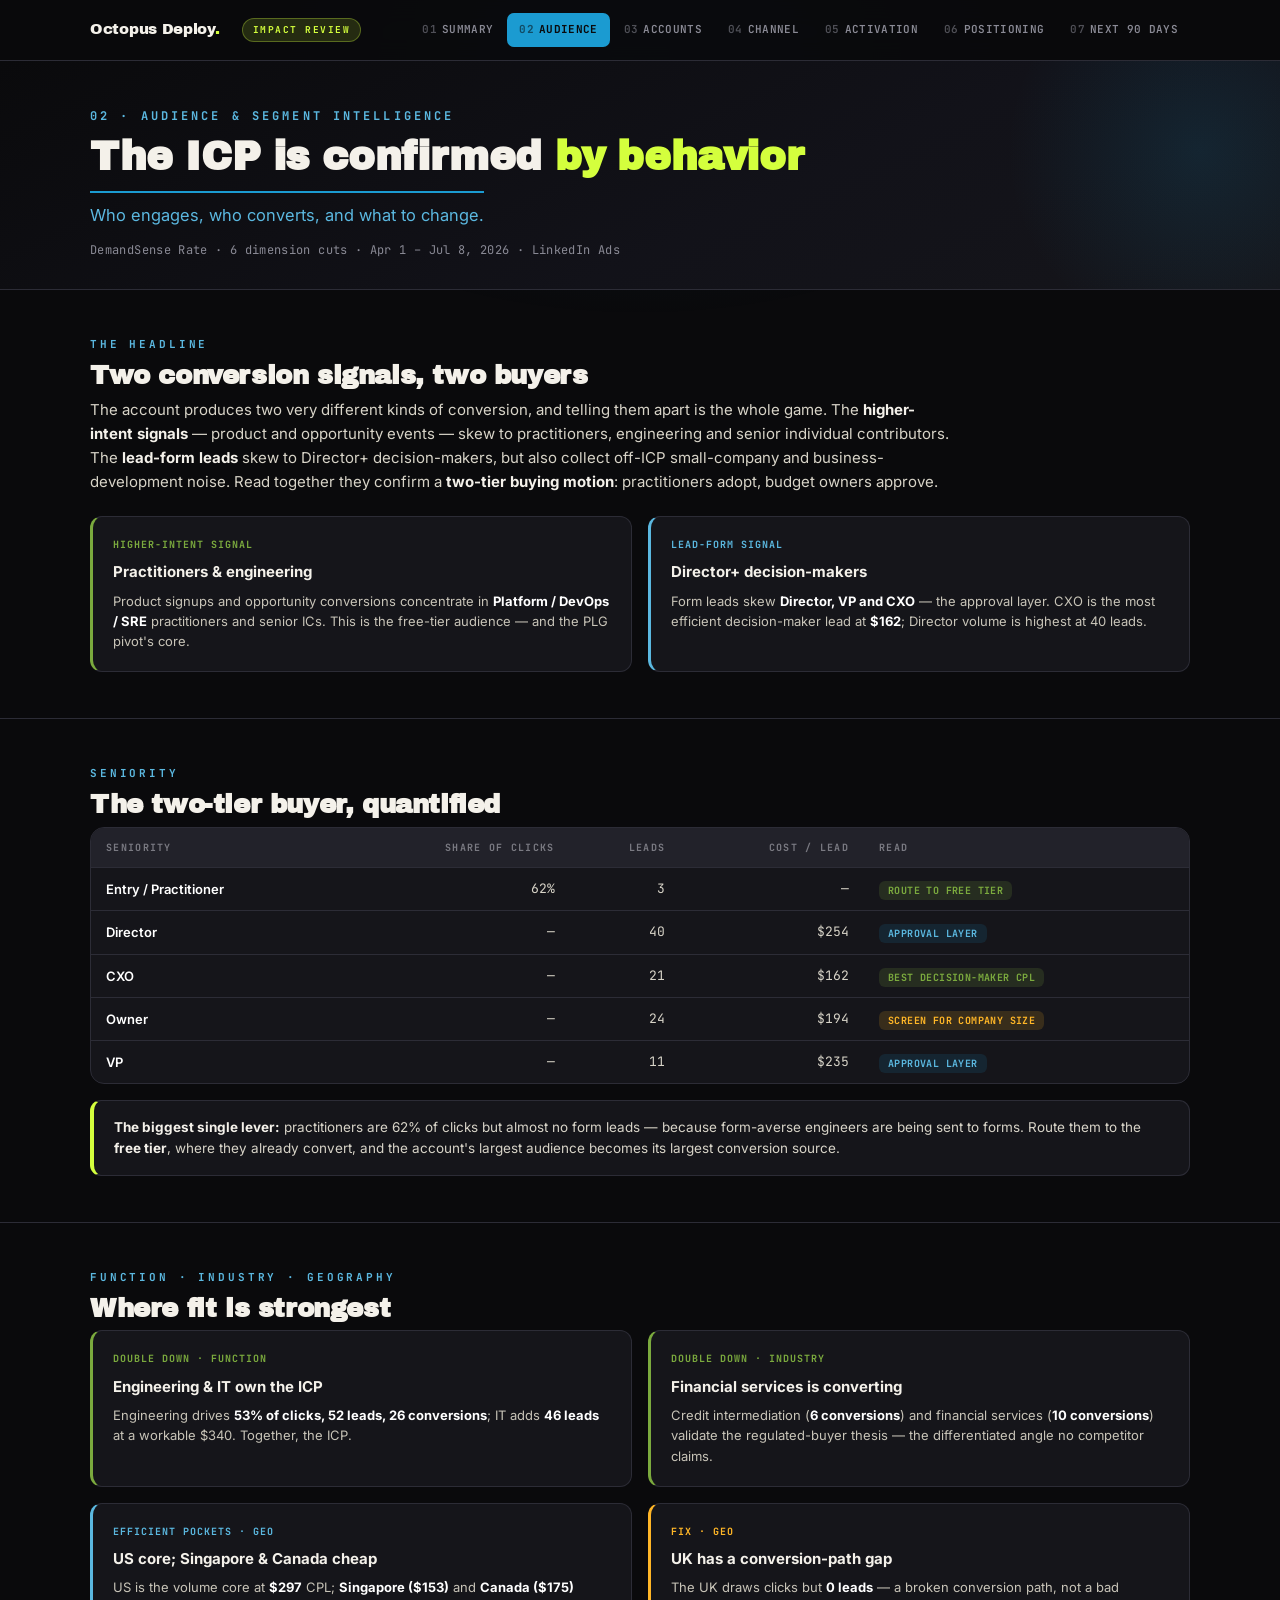
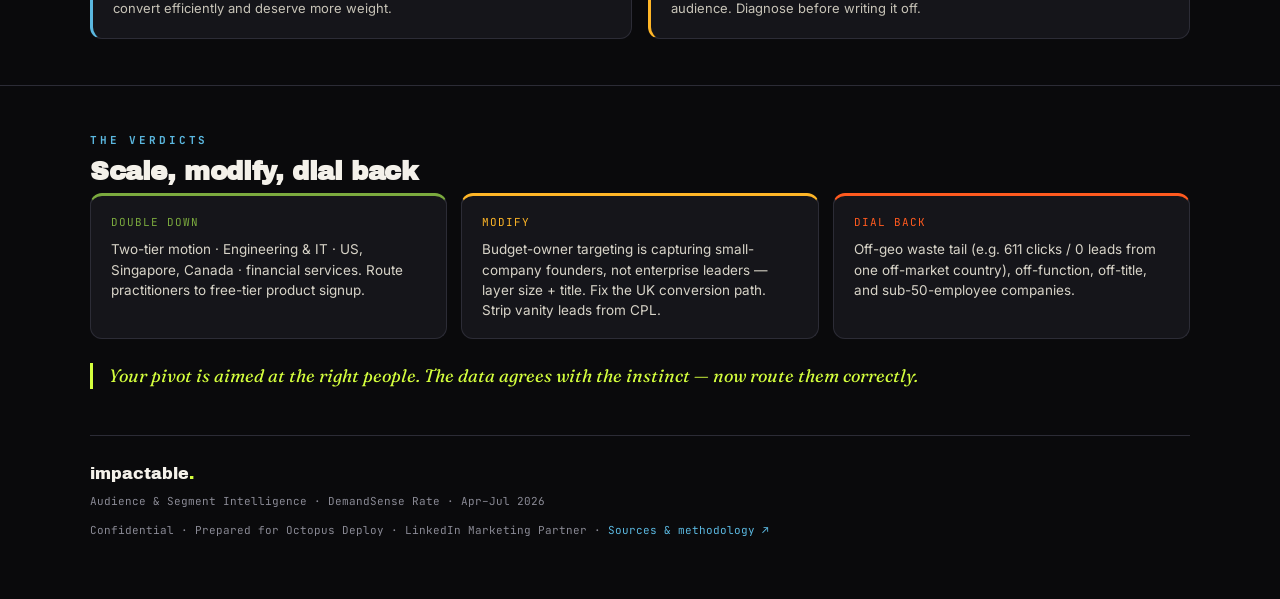
<file: audience.html>
<!DOCTYPE html><html lang="en"><head><meta charset="UTF-8"><meta name="viewport" content="width=device-width,initial-scale=1"><meta name="robots" content="noindex,nofollow">
<title>Audience — Octopus Deploy Intelligence Room</title>
<link rel="preconnect" href="https://fonts.googleapis.com"><link rel="preconnect" href="https://fonts.gstatic.com" crossorigin>
<link href="https://fonts.googleapis.com/css2?family=Archivo+Black&family=Fraunces:ital,opsz,wght@0,9..144,400;0,9..144,500;0,9..144,600;1,9..144,400&family=Inter:wght@400;500;600;700;800&family=JetBrains+Mono:wght@400;500;700&display=swap" rel="stylesheet">
<link rel="stylesheet" href="tokens.css"></head><body><div class="glow"></div><nav class="nav"><div class="row"><a class="brand" href="index.html">Octopus Deploy<span class="d">.</span></a><span class="phase">Impact Review</span><div class="tabs"><a class="tab" href="index.html"><span class="n">01</span>Summary</a><a class="tab active" href="audience.html"><span class="n">02</span>Audience</a><a class="tab" href="accounts.html"><span class="n">03</span>Accounts</a><a class="tab" href="channel.html"><span class="n">04</span>Channel</a><a class="tab" href="activation.html"><span class="n">05</span>Activation</a><a class="tab" href="positioning.html"><span class="n">06</span>Positioning</a><a class="tab" href="next-90.html"><span class="n">07</span>Next 90 Days</a></div></div></nav>
<div class="rhero"><div class="wrap">
  <div class="rk">02 · Audience &amp; Segment Intelligence</div>
  <h1>The ICP is confirmed <span class="c">by behavior</span></h1>
  <div class="rsub">Who engages, who converts, and what to change.</div>
  <div class="rmeta">DemandSense Rate · 6 dimension cuts · Apr 1 – Jul 8, 2026 · LinkedIn Ads</div>
</div></div>

<section><div class="wrap">
  <div class="sl">The headline</div>
  <h2 class="st">Two conversion signals, two buyers</h2>
  <p class="sd">The account produces two very different kinds of conversion, and telling them apart is the whole game. The <b>higher-intent signals</b> — product and opportunity events — skew to practitioners, engineering and senior individual contributors. The <b>lead-form leads</b> skew to Director+ decision-makers, but also collect off-ICP small-company and business-development noise. Read together they confirm a <b>two-tier buying motion</b>: practitioners adopt, budget owners approve.</p>
  <div class="cards">
    <div class="ins good"><div class="tag">Higher-intent signal</div><h4>Practitioners &amp; engineering</h4><p>Product signups and opportunity conversions concentrate in <b>Platform / DevOps / SRE</b> practitioners and senior ICs. This is the free-tier audience — and the PLG pivot's core.</p></div>
    <div class="ins ind"><div class="tag">Lead-form signal</div><h4>Director+ decision-makers</h4><p>Form leads skew <b>Director, VP and CXO</b> — the approval layer. CXO is the most efficient decision-maker lead at <b>$162</b>; Director volume is highest at 40 leads.</p></div>
  </div>
</div></section>

<section><div class="wrap">
  <div class="sl">Seniority</div>
  <h2 class="st">The two-tier buyer, quantified</h2>
  <div class="tw"><table>
    <thead><tr><th>Seniority</th><th class="r">Share of clicks</th><th class="r">Leads</th><th class="r">Cost / lead</th><th>Read</th></tr></thead>
    <tbody>
      <tr><td class="co">Entry / Practitioner</td><td class="r mono">62%</td><td class="r mono">3</td><td class="r mono">—</td><td><span class="vb v-pos">Route to free tier</span></td></tr>
      <tr><td class="co">Director</td><td class="r mono">—</td><td class="r mono">40</td><td class="r mono">$254</td><td><span class="vb v-info">Approval layer</span></td></tr>
      <tr><td class="co">CXO</td><td class="r mono">—</td><td class="r mono">21</td><td class="r mono">$162</td><td><span class="vb v-pos">Best decision-maker CPL</span></td></tr>
      <tr><td class="co">Owner</td><td class="r mono">—</td><td class="r mono">24</td><td class="r mono">$194</td><td><span class="vb v-warn">Screen for company size</span></td></tr>
      <tr><td class="co">VP</td><td class="r mono">—</td><td class="r mono">11</td><td class="r mono">$235</td><td><span class="vb v-info">Approval layer</span></td></tr>
    </tbody>
  </table></div>
  <div class="note canopy"><b>The biggest single lever:</b> practitioners are 62% of clicks but almost no form leads — because form-averse engineers are being sent to forms. Route them to the <b>free tier</b>, where they already convert, and the account's largest audience becomes its largest conversion source.</div>
</div></section>

<section><div class="wrap">
  <div class="sl">Function · Industry · Geography</div>
  <h2 class="st">Where fit is strongest</h2>
  <div class="cards">
    <div class="ins good"><div class="tag">Double down · Function</div><h4>Engineering &amp; IT own the ICP</h4><p>Engineering drives <b>53% of clicks, 52 leads, 26 conversions</b>; IT adds <b>46 leads</b> at a workable $340. Together, the ICP.</p></div>
    <div class="ins good"><div class="tag">Double down · Industry</div><h4>Financial services is converting</h4><p>Credit intermediation (<b>6 conversions</b>) and financial services (<b>10 conversions</b>) validate the regulated-buyer thesis — the differentiated angle no competitor claims.</p></div>
    <div class="ins ind"><div class="tag">Efficient pockets · Geo</div><h4>US core; Singapore &amp; Canada cheap</h4><p>US is the volume core at <b>$297</b> CPL; <b>Singapore ($153)</b> and <b>Canada ($175)</b> convert efficiently and deserve more weight.</p></div>
    <div class="ins opp"><div class="tag">Fix · Geo</div><h4>UK has a conversion-path gap</h4><p>The UK draws clicks but <b>0 leads</b> — a broken conversion path, not a bad audience. Diagnose before writing it off.</p></div>
  </div>
</div></section>

<section><div class="wrap">
  <div class="sl">The verdicts</div>
  <h2 class="st">Scale, modify, dial back</h2>
  <div class="grid g3">
    <div class="card acc-moss"><div class="ck" style="color:var(--positive)">Double down</div><p>Two-tier motion · Engineering &amp; IT · US, Singapore, Canada · financial services. Route practitioners to free-tier product signup.</p></div>
    <div class="card acc-clay"><div class="ck" style="color:var(--warn)">Modify</div><p>Budget-owner targeting is capturing small-company founders, not enterprise leaders — layer size + title. Fix the UK conversion path. Strip vanity leads from CPL.</p></div>
    <div class="card acc-alert"><div class="ck" style="color:var(--alert)">Dial back</div><p>Off-geo waste tail (e.g. 611 clicks / 0 leads from one off-market country), off-function, off-title, and sub-50-employee companies.</p></div>
  </div>
  <p class="sowhat">Your pivot is aimed at the right people. The data agrees with the instinct — now route them correctly.</p>
</div></section>
<div class="wrap"><div class="foot"><div><div class="fb">impactable<span class="d">.</span></div><div class="ft" style="margin-top:6px">Audience &amp; Segment Intelligence · DemandSense Rate · Apr–Jul 2026</div></div><div class="ft">Confidential · Prepared for Octopus Deploy · LinkedIn Marketing Partner · <a href="sources.html" style="color:var(--accent-bright)">Sources &amp; methodology ↗</a></div></div></div></body></html>
</file>
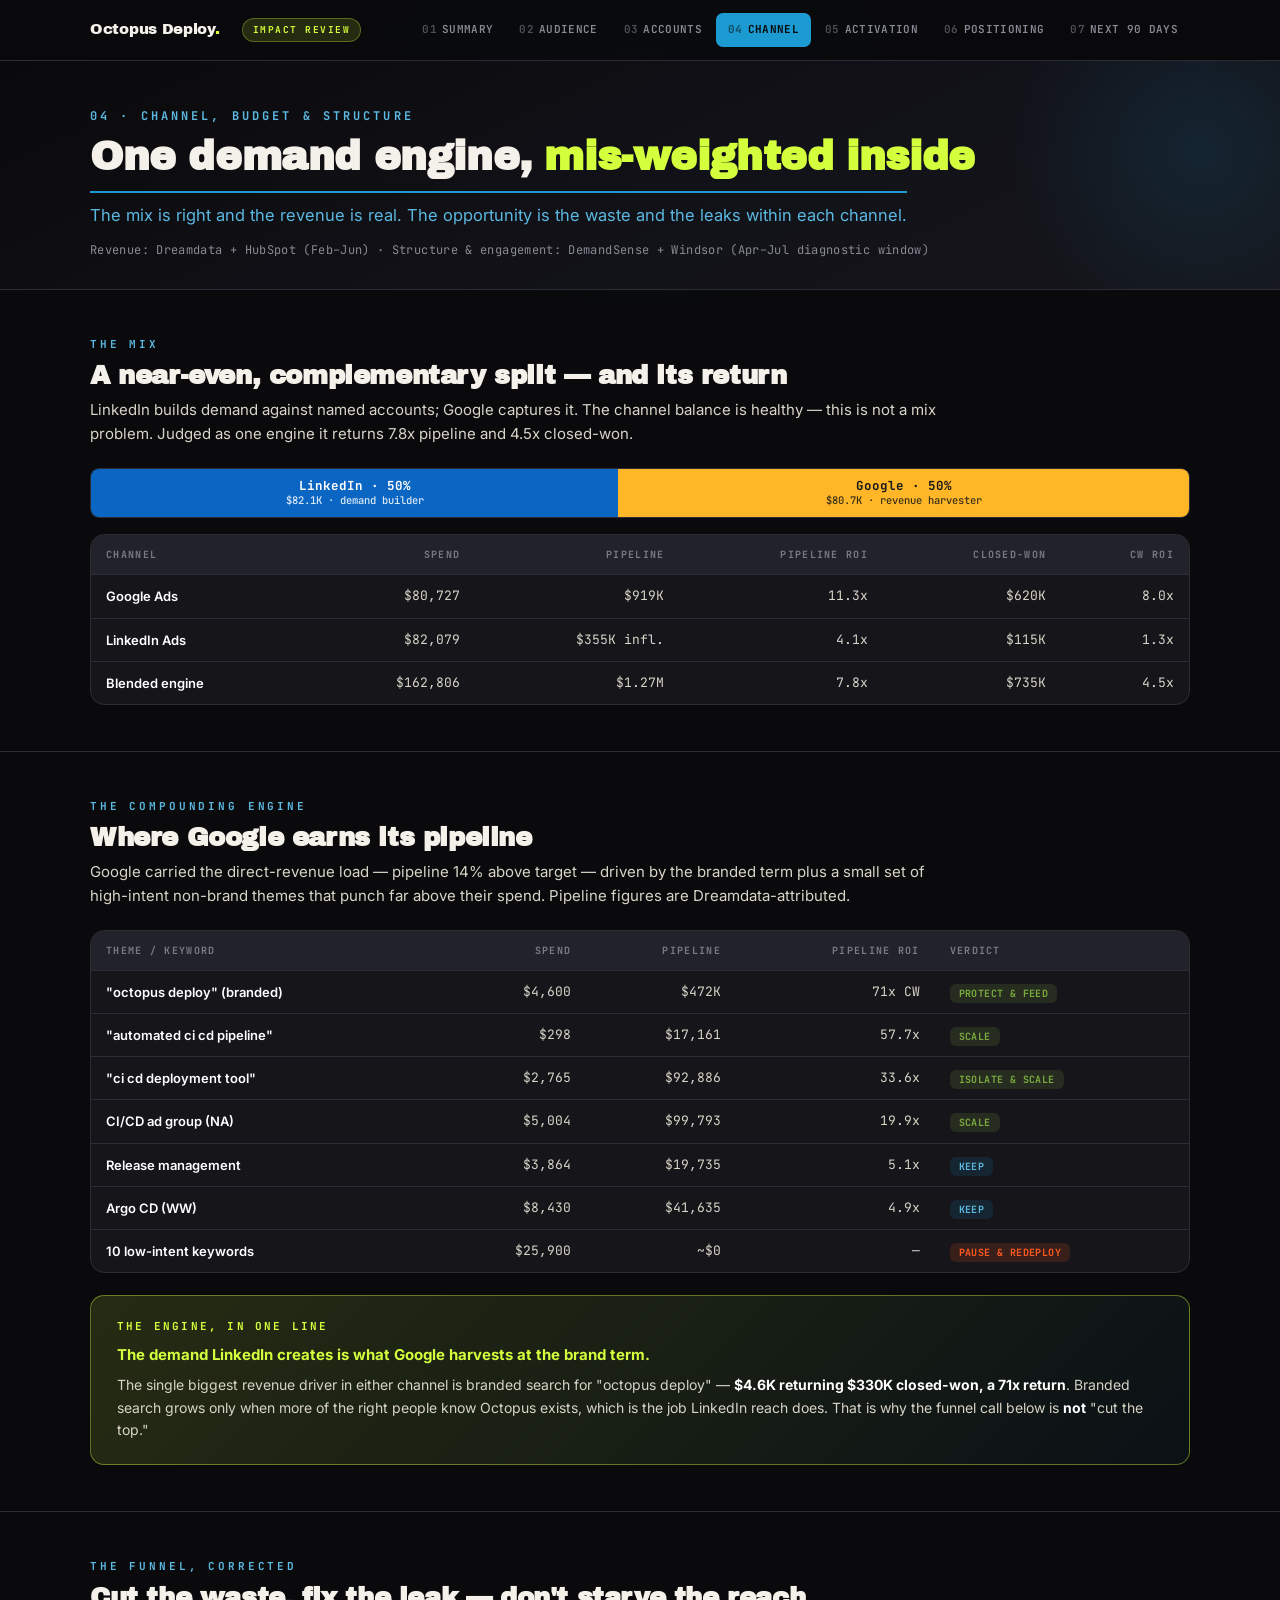
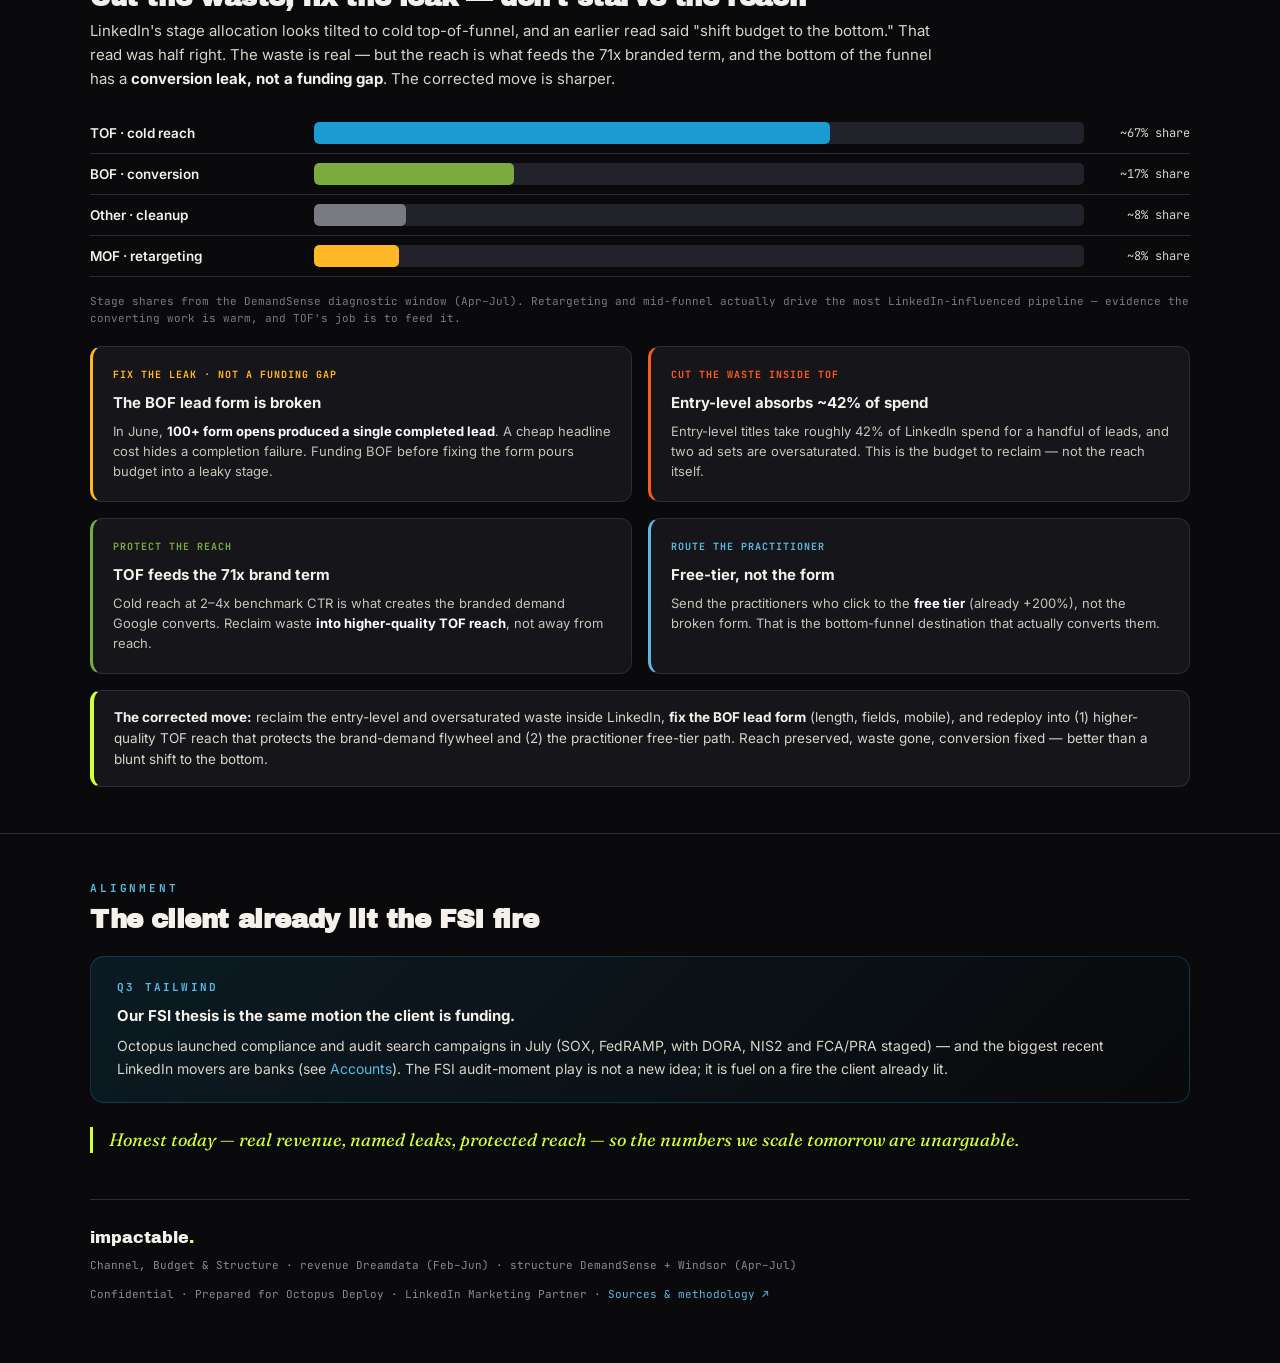
<file: channel.html>
<!DOCTYPE html><html lang="en"><head><meta charset="UTF-8"><meta name="viewport" content="width=device-width,initial-scale=1"><meta name="robots" content="noindex,nofollow">
<title>Channel — Octopus Deploy Intelligence Room</title>
<link rel="preconnect" href="https://fonts.googleapis.com"><link rel="preconnect" href="https://fonts.gstatic.com" crossorigin>
<link href="https://fonts.googleapis.com/css2?family=Archivo+Black&family=Fraunces:ital,opsz,wght@0,9..144,400;0,9..144,500;0,9..144,600;1,9..144,400&family=Inter:wght@400;500;600;700;800&family=JetBrains+Mono:wght@400;500;700&display=swap" rel="stylesheet">
<link rel="stylesheet" href="tokens.css"></head><body><div class="glow"></div><nav class="nav"><div class="row"><a class="brand" href="index.html">Octopus Deploy<span class="d">.</span></a><span class="phase">Impact Review</span><div class="tabs"><a class="tab" href="index.html"><span class="n">01</span>Summary</a><a class="tab" href="audience.html"><span class="n">02</span>Audience</a><a class="tab" href="accounts.html"><span class="n">03</span>Accounts</a><a class="tab active" href="channel.html"><span class="n">04</span>Channel</a><a class="tab" href="activation.html"><span class="n">05</span>Activation</a><a class="tab" href="positioning.html"><span class="n">06</span>Positioning</a><a class="tab" href="next-90.html"><span class="n">07</span>Next 90 Days</a></div></div></nav>
<div class="rhero"><div class="wrap">
  <div class="rk">04 · Channel, Budget &amp; Structure</div>
  <h1>One demand engine, <span class="c">mis-weighted inside</span></h1>
  <div class="rsub">The mix is right and the revenue is real. The opportunity is the waste and the leaks within each channel.</div>
  <div class="rmeta">Revenue: Dreamdata + HubSpot (Feb–Jun) · Structure &amp; engagement: DemandSense + Windsor (Apr–Jul diagnostic window)</div>
</div></div>

<section><div class="wrap">
  <div class="sl">The mix</div>
  <h2 class="st">A near-even, complementary split — and its return</h2>
  <p class="sd">LinkedIn builds demand against named accounts; Google captures it. The channel balance is healthy — this is not a mix problem. Judged as one engine it returns 7.8x pipeline and 4.5x closed-won.</p>
  <div class="bbar"><div class="seg-li">LinkedIn · 50%<span>$82.1K · demand builder</span></div><div class="seg-g">Google · 50%<span>$80.7K · revenue harvester</span></div></div>
  <div class="tw" style="margin-top:16px"><table>
    <thead><tr><th>Channel</th><th class="r">Spend</th><th class="r">Pipeline</th><th class="r">Pipeline ROI</th><th class="r">Closed-won</th><th class="r">CW ROI</th></tr></thead>
    <tbody>
      <tr><td class="cn">Google Ads</td><td class="r mono">$80,727</td><td class="r mono">$919K</td><td class="r mono">11.3x</td><td class="r mono">$620K</td><td class="r mono">8.0x</td></tr>
      <tr><td class="cn">LinkedIn Ads</td><td class="r mono">$82,079</td><td class="r mono">$355K infl.</td><td class="r mono">4.1x</td><td class="r mono">$115K</td><td class="r mono">1.3x</td></tr>
      <tr><td class="cn">Blended engine</td><td class="r mono">$162,806</td><td class="r mono">$1.27M</td><td class="r mono">7.8x</td><td class="r mono">$735K</td><td class="r mono">4.5x</td></tr>
    </tbody>
  </table></div>
</div></section>

<section><div class="wrap">
  <div class="sl">The compounding engine</div>
  <h2 class="st">Where Google earns its pipeline</h2>
  <p class="sd">Google carried the direct-revenue load — pipeline 14% above target — driven by the branded term plus a small set of high-intent non-brand themes that punch far above their spend. Pipeline figures are Dreamdata-attributed.</p>
  <div class="tw"><table>
    <thead><tr><th>Theme / keyword</th><th class="r">Spend</th><th class="r">Pipeline</th><th class="r">Pipeline ROI</th><th>Verdict</th></tr></thead>
    <tbody>
      <tr><td class="cn">"octopus deploy" (branded)</td><td class="r mono">$4,600</td><td class="r mono">$472K</td><td class="r mono">71x CW</td><td><span class="vb v-pos">Protect &amp; feed</span></td></tr>
      <tr><td class="cn">"automated ci cd pipeline"</td><td class="r mono">$298</td><td class="r mono">$17,161</td><td class="r mono">57.7x</td><td><span class="vb v-pos">Scale</span></td></tr>
      <tr><td class="cn">"ci cd deployment tool"</td><td class="r mono">$2,765</td><td class="r mono">$92,886</td><td class="r mono">33.6x</td><td><span class="vb v-pos">Isolate &amp; scale</span></td></tr>
      <tr><td class="cn">CI/CD ad group (NA)</td><td class="r mono">$5,004</td><td class="r mono">$99,793</td><td class="r mono">19.9x</td><td><span class="vb v-pos">Scale</span></td></tr>
      <tr><td class="cn">Release management</td><td class="r mono">$3,864</td><td class="r mono">$19,735</td><td class="r mono">5.1x</td><td><span class="vb v-info">Keep</span></td></tr>
      <tr><td class="cn">Argo CD (WW)</td><td class="r mono">$8,430</td><td class="r mono">$41,635</td><td class="r mono">4.9x</td><td><span class="vb v-info">Keep</span></td></tr>
      <tr><td class="cn">10 low-intent keywords</td><td class="r mono">$25,900</td><td class="r mono">~$0</td><td class="r mono">—</td><td><span class="vb v-alert">Pause &amp; redeploy</span></td></tr>
    </tbody>
  </table></div>
  <div class="callout canopy"><div class="l">The engine, in one line</div><h4>The demand LinkedIn creates is what Google harvests at the brand term.</h4><p>The single biggest revenue driver in either channel is branded search for "octopus deploy" — <strong>$4.6K returning $330K closed-won, a 71x return</strong>. Branded search grows only when more of the right people know Octopus exists, which is the job LinkedIn reach does. That is why the funnel call below is <strong>not</strong> "cut the top."</p></div>
</div></section>

<section><div class="wrap">
  <div class="sl">The funnel, corrected</div>
  <h2 class="st">Cut the waste, fix the leak — don't starve the reach</h2>
  <p class="sd">LinkedIn's stage allocation looks tilted to cold top-of-funnel, and an earlier read said "shift budget to the bottom." That read was half right. The waste is real — but the reach is what feeds the 71x branded term, and the bottom of the funnel has a <b>conversion leak, not a funding gap</b>. The corrected move is sharper.</p>
  <div class="bar-row"><div class="bl">TOF · cold reach</div><div class="bt"><i style="width:67%;background:var(--accent)"></i></div><div class="bv">~67% share</div></div>
  <div class="bar-row"><div class="bl">BOF · conversion</div><div class="bt"><i style="width:26%;background:var(--positive)"></i></div><div class="bv">~17% share</div></div>
  <div class="bar-row"><div class="bl">Other · cleanup</div><div class="bt"><i style="width:12%;background:var(--slate-dim)"></i></div><div class="bv">~8% share</div></div>
  <div class="bar-row"><div class="bl">MOF · retargeting</div><div class="bt"><i style="width:11%;background:var(--warn)"></i></div><div class="bv">~8% share</div></div>
  <div class="srcnote">Stage shares from the DemandSense diagnostic window (Apr–Jul). Retargeting and mid-funnel actually drive the most LinkedIn-influenced pipeline — evidence the converting work is warm, and TOF's job is to feed it.</div>
  <div class="cards" style="margin-top:20px">
    <div class="ins opp"><div class="tag">Fix the leak · not a funding gap</div><h4>The BOF lead form is broken</h4><p>In June, <b>100+ form opens produced a single completed lead</b>. A cheap headline cost hides a completion failure. Funding BOF before fixing the form pours budget into a leaky stage.</p></div>
    <div class="ins cut"><div class="tag">Cut the waste inside TOF</div><h4>Entry-level absorbs ~42% of spend</h4><p>Entry-level titles take roughly 42% of LinkedIn spend for a handful of leads, and two ad sets are oversaturated. This is the budget to reclaim — not the reach itself.</p></div>
    <div class="ins good"><div class="tag">Protect the reach</div><h4>TOF feeds the 71x brand term</h4><p>Cold reach at 2–4x benchmark CTR is what creates the branded demand Google converts. Reclaim waste <b>into higher-quality TOF reach</b>, not away from reach.</p></div>
    <div class="ins ind"><div class="tag">Route the practitioner</div><h4>Free-tier, not the form</h4><p>Send the practitioners who click to the <b>free tier</b> (already +200%), not the broken form. That is the bottom-funnel destination that actually converts them.</p></div>
  </div>
  <div class="note canopy"><b>The corrected move:</b> reclaim the entry-level and oversaturated waste inside LinkedIn, <b>fix the BOF lead form</b> (length, fields, mobile), and redeploy into (1) higher-quality TOF reach that protects the brand-demand flywheel and (2) the practitioner free-tier path. Reach preserved, waste gone, conversion fixed — better than a blunt shift to the bottom.</div>
</div></section>

<section><div class="wrap">
  <div class="sl">Alignment</div>
  <h2 class="st">The client already lit the FSI fire</h2>
  <div class="callout info"><div class="l">Q3 tailwind</div><h4>Our FSI thesis is the same motion the client is funding.</h4><p>Octopus launched compliance and audit search campaigns in July (SOX, FedRAMP, with DORA, NIS2 and FCA/PRA staged) — and the biggest recent LinkedIn movers are banks (see <a href="accounts.html" style="color:var(--accent-bright)">Accounts</a>). The FSI audit-moment play is not a new idea; it is fuel on a fire the client already lit.</p></div>
  <p class="sowhat">Honest today — real revenue, named leaks, protected reach — so the numbers we scale tomorrow are unarguable.</p>
</div></section>
<div class="wrap"><div class="foot"><div><div class="fb">impactable<span class="d">.</span></div><div class="ft" style="margin-top:6px">Channel, Budget &amp; Structure · revenue Dreamdata (Feb–Jun) · structure DemandSense + Windsor (Apr–Jul)</div></div><div class="ft">Confidential · Prepared for Octopus Deploy · LinkedIn Marketing Partner · <a href="sources.html" style="color:var(--accent-bright)">Sources &amp; methodology ↗</a></div></div></div></body></html>
</file>
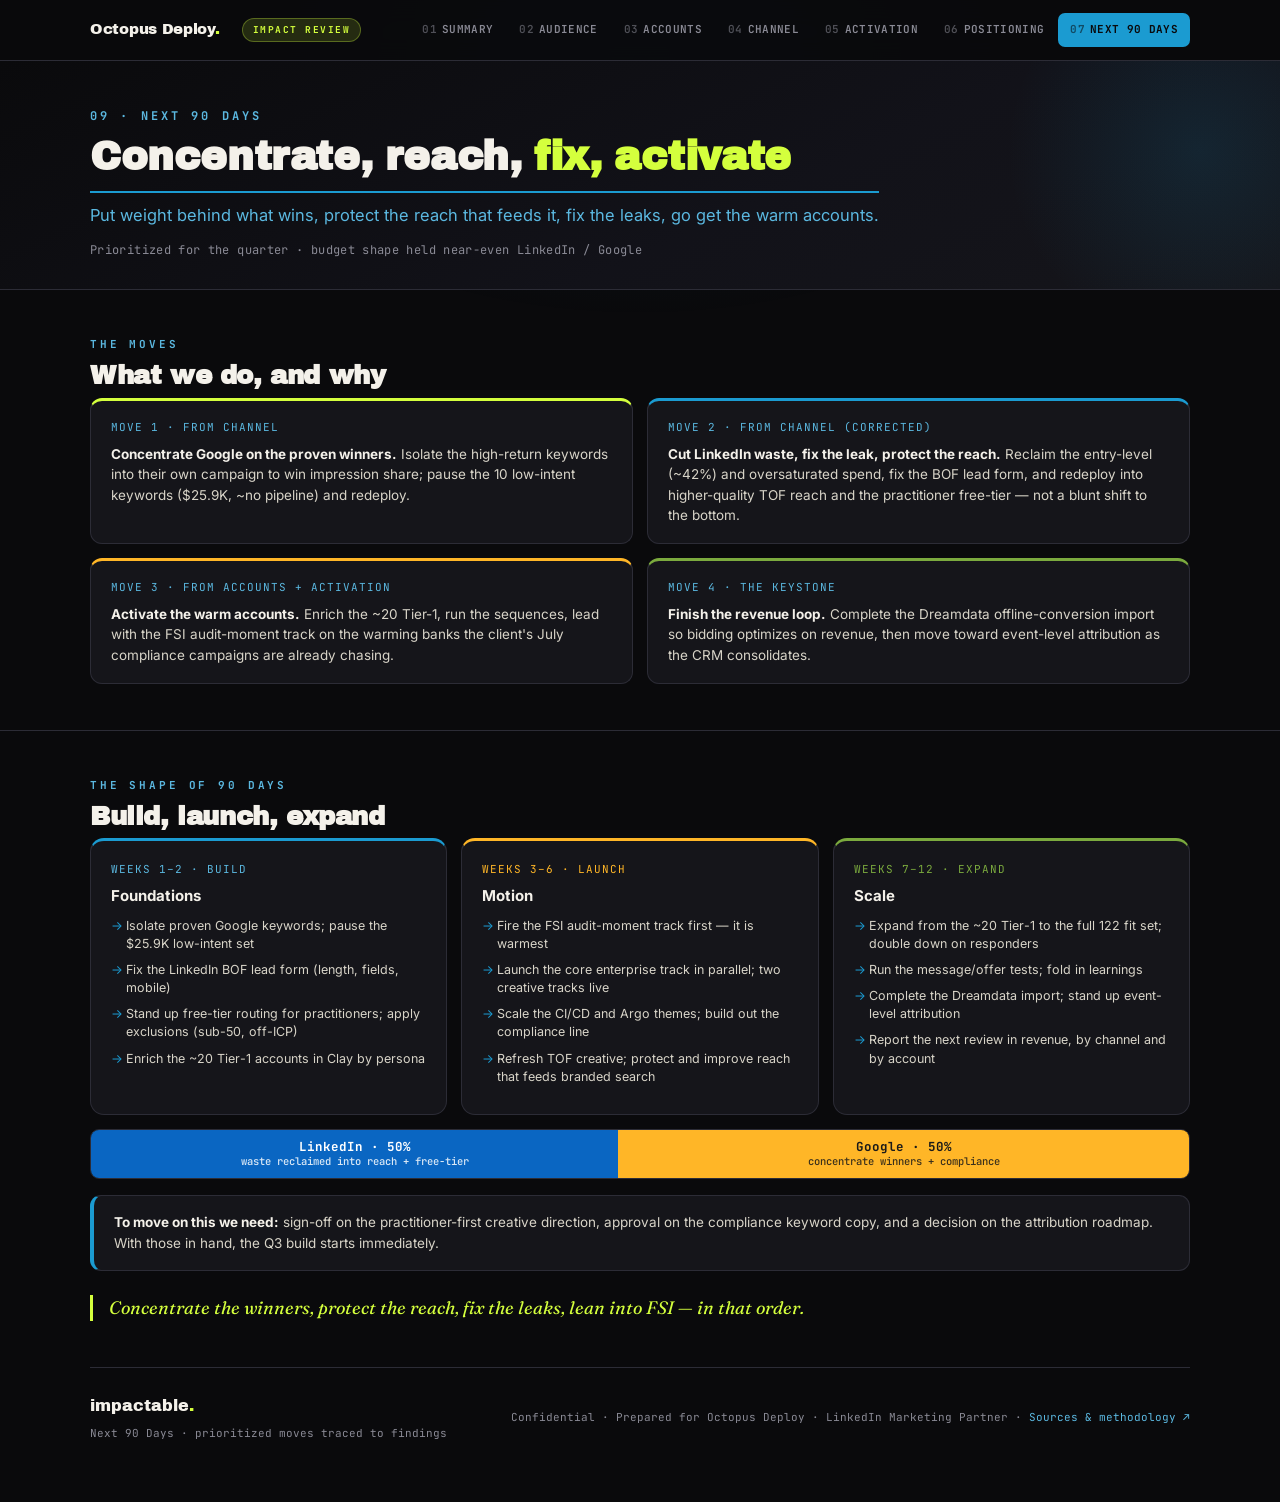
<file: next-90.html>
<!DOCTYPE html><html lang="en"><head><meta charset="UTF-8"><meta name="viewport" content="width=device-width,initial-scale=1"><meta name="robots" content="noindex,nofollow">
<title>Next 90 Days — Octopus Deploy Intelligence Room</title>
<link rel="preconnect" href="https://fonts.googleapis.com"><link rel="preconnect" href="https://fonts.gstatic.com" crossorigin>
<link href="https://fonts.googleapis.com/css2?family=Archivo+Black&family=Fraunces:ital,opsz,wght@0,9..144,400;0,9..144,500;0,9..144,600;1,9..144,400&family=Inter:wght@400;500;600;700;800&family=JetBrains+Mono:wght@400;500;700&display=swap" rel="stylesheet">
<link rel="stylesheet" href="tokens.css"></head><body><div class="glow"></div><nav class="nav"><div class="row"><a class="brand" href="index.html">Octopus Deploy<span class="d">.</span></a><span class="phase">Impact Review</span><div class="tabs"><a class="tab" href="index.html"><span class="n">01</span>Summary</a><a class="tab" href="audience.html"><span class="n">02</span>Audience</a><a class="tab" href="accounts.html"><span class="n">03</span>Accounts</a><a class="tab" href="channel.html"><span class="n">04</span>Channel</a><a class="tab" href="activation.html"><span class="n">05</span>Activation</a><a class="tab" href="positioning.html"><span class="n">06</span>Positioning</a><a class="tab active" href="next-90.html"><span class="n">07</span>Next 90 Days</a></div></div></nav>
<div class="rhero"><div class="wrap">
  <div class="rk">09 · Next 90 Days</div>
  <h1>Concentrate, reach, <span class="c">fix, activate</span></h1>
  <div class="rsub">Put weight behind what wins, protect the reach that feeds it, fix the leaks, go get the warm accounts.</div>
  <div class="rmeta">Prioritized for the quarter · budget shape held near-even LinkedIn / Google</div>
</div></div>

<section><div class="wrap">
  <div class="sl">The moves</div>
  <h2 class="st">What we do, and why</h2>
  <div class="grid g2">
    <div class="card acc-canopy"><div class="ck">Move 1 · from Channel</div><p><b>Concentrate Google on the proven winners.</b> Isolate the high-return keywords into their own campaign to win impression share; pause the 10 low-intent keywords ($25.9K, ~no pipeline) and redeploy.</p></div>
    <div class="card acc-blue"><div class="ck">Move 2 · from Channel (corrected)</div><p><b>Cut LinkedIn waste, fix the leak, protect the reach.</b> Reclaim the entry-level (~42%) and oversaturated spend, fix the BOF lead form, and redeploy into higher-quality TOF reach and the practitioner free-tier — not a blunt shift to the bottom.</p></div>
    <div class="card acc-clay"><div class="ck">Move 3 · from Accounts + Activation</div><p><b>Activate the warm accounts.</b> Enrich the ~20 Tier-1, run the sequences, lead with the FSI audit-moment track on the warming banks the client's July compliance campaigns are already chasing.</p></div>
    <div class="card acc-moss"><div class="ck">Move 4 · the keystone</div><p><b>Finish the revenue loop.</b> Complete the Dreamdata offline-conversion import so bidding optimizes on revenue, then move toward event-level attribution as the CRM consolidates.</p></div>
  </div>
</div></section>

<section><div class="wrap">
  <div class="sl">The shape of 90 days</div>
  <h2 class="st">Build, launch, expand</h2>
  <div class="months">
    <div class="mo"><div class="mp">Weeks 1–2 · Build</div><h4>Foundations</h4><ul><li>Isolate proven Google keywords; pause the $25.9K low-intent set</li><li>Fix the LinkedIn BOF lead form (length, fields, mobile)</li><li>Stand up free-tier routing for practitioners; apply exclusions (sub-50, off-ICP)</li><li>Enrich the ~20 Tier-1 accounts in Clay by persona</li></ul></div>
    <div class="mo m2"><div class="mp">Weeks 3–6 · Launch</div><h4>Motion</h4><ul><li>Fire the FSI audit-moment track first — it is warmest</li><li>Launch the core enterprise track in parallel; two creative tracks live</li><li>Scale the CI/CD and Argo themes; build out the compliance line</li><li>Refresh TOF creative; protect and improve reach that feeds branded search</li></ul></div>
    <div class="mo m3"><div class="mp">Weeks 7–12 · Expand</div><h4>Scale</h4><ul><li>Expand from the ~20 Tier-1 to the full 122 fit set; double down on responders</li><li>Run the message/offer tests; fold in learnings</li><li>Complete the Dreamdata import; stand up event-level attribution</li><li>Report the next review in revenue, by channel and by account</li></ul></div>
  </div>
  <div class="bbar"><div class="seg-li">LinkedIn · 50%<span>waste reclaimed into reach + free-tier</span></div><div class="seg-g">Google · 50%<span>concentrate winners + compliance</span></div></div>
  <div class="note"><b>To move on this we need:</b> sign-off on the practitioner-first creative direction, approval on the compliance keyword copy, and a decision on the attribution roadmap. With those in hand, the Q3 build starts immediately.</div>
  <p class="sowhat">Concentrate the winners, protect the reach, fix the leaks, lean into FSI — in that order.</p>
</div></section>
<div class="wrap"><div class="foot"><div><div class="fb">impactable<span class="d">.</span></div><div class="ft" style="margin-top:6px">Next 90 Days · prioritized moves traced to findings</div></div><div class="ft">Confidential · Prepared for Octopus Deploy · LinkedIn Marketing Partner · <a href="sources.html" style="color:var(--accent-bright)">Sources &amp; methodology ↗</a></div></div></div></body></html>
</file>
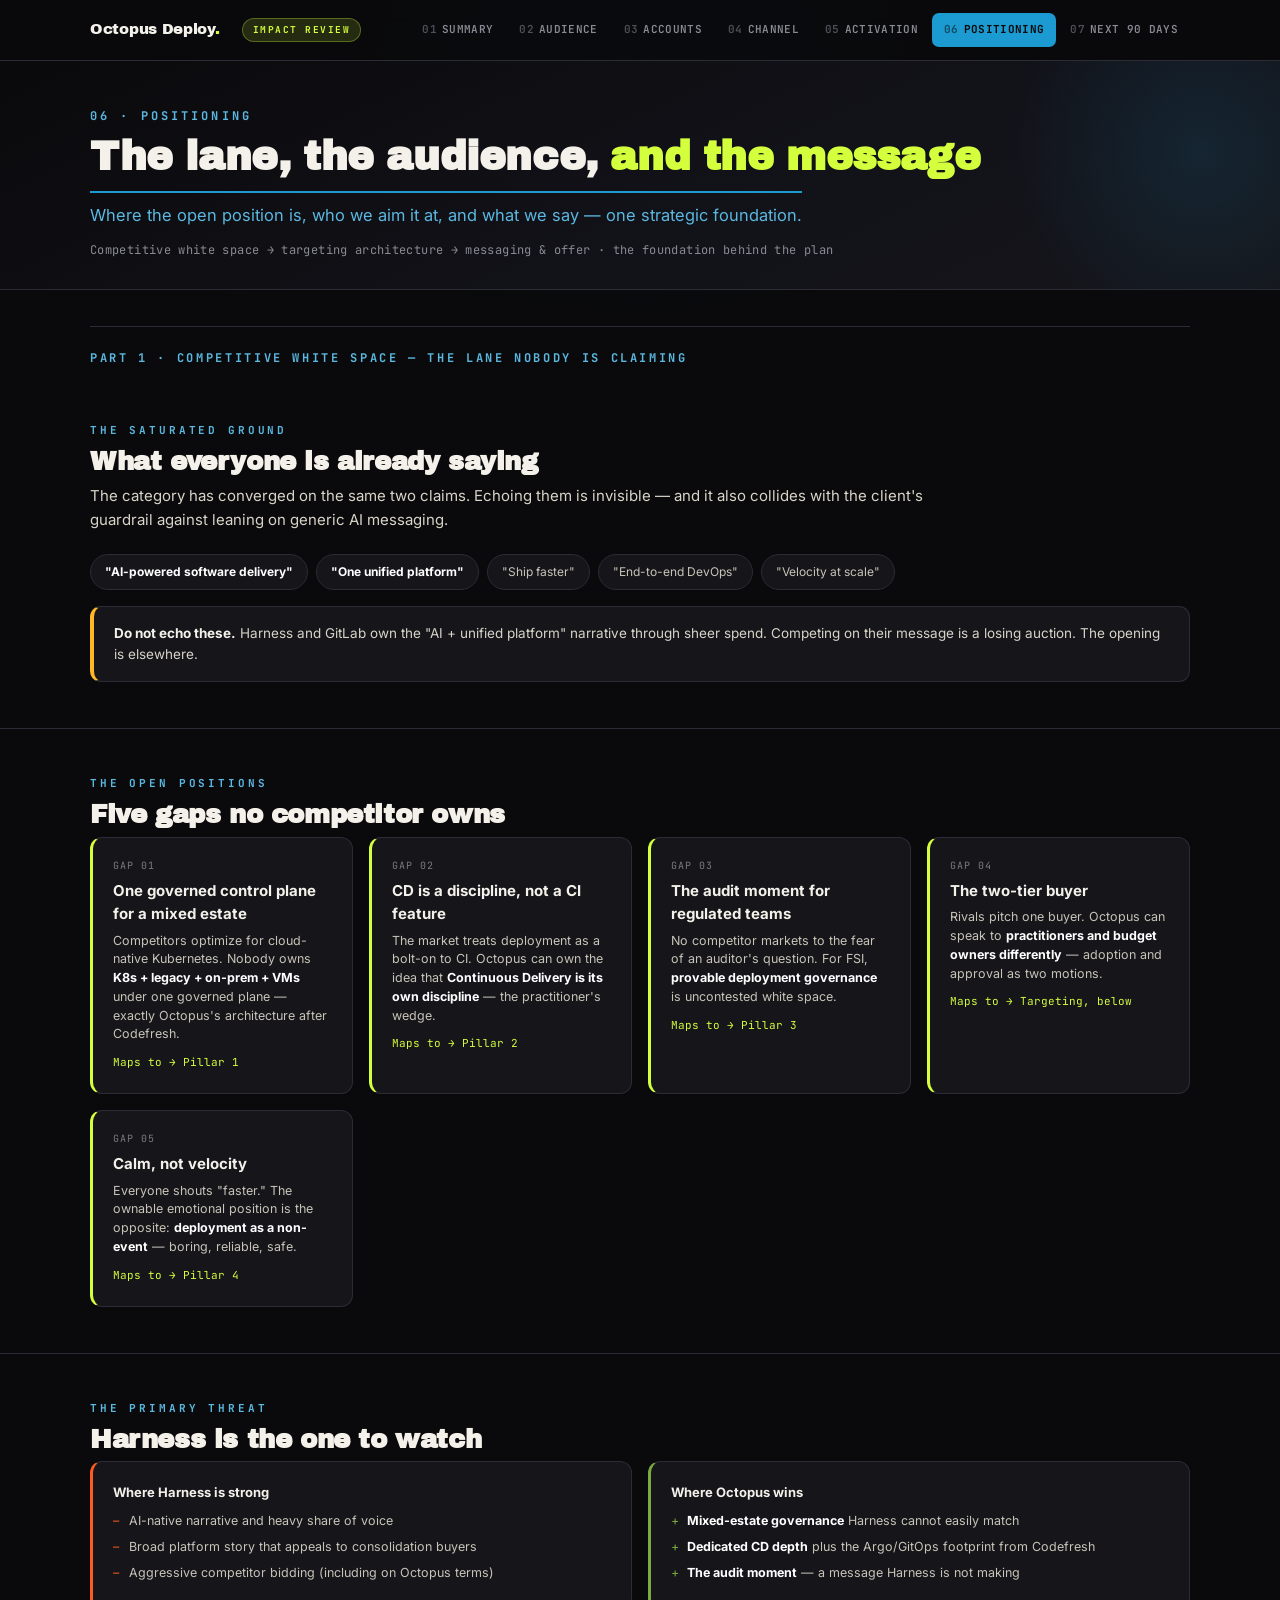
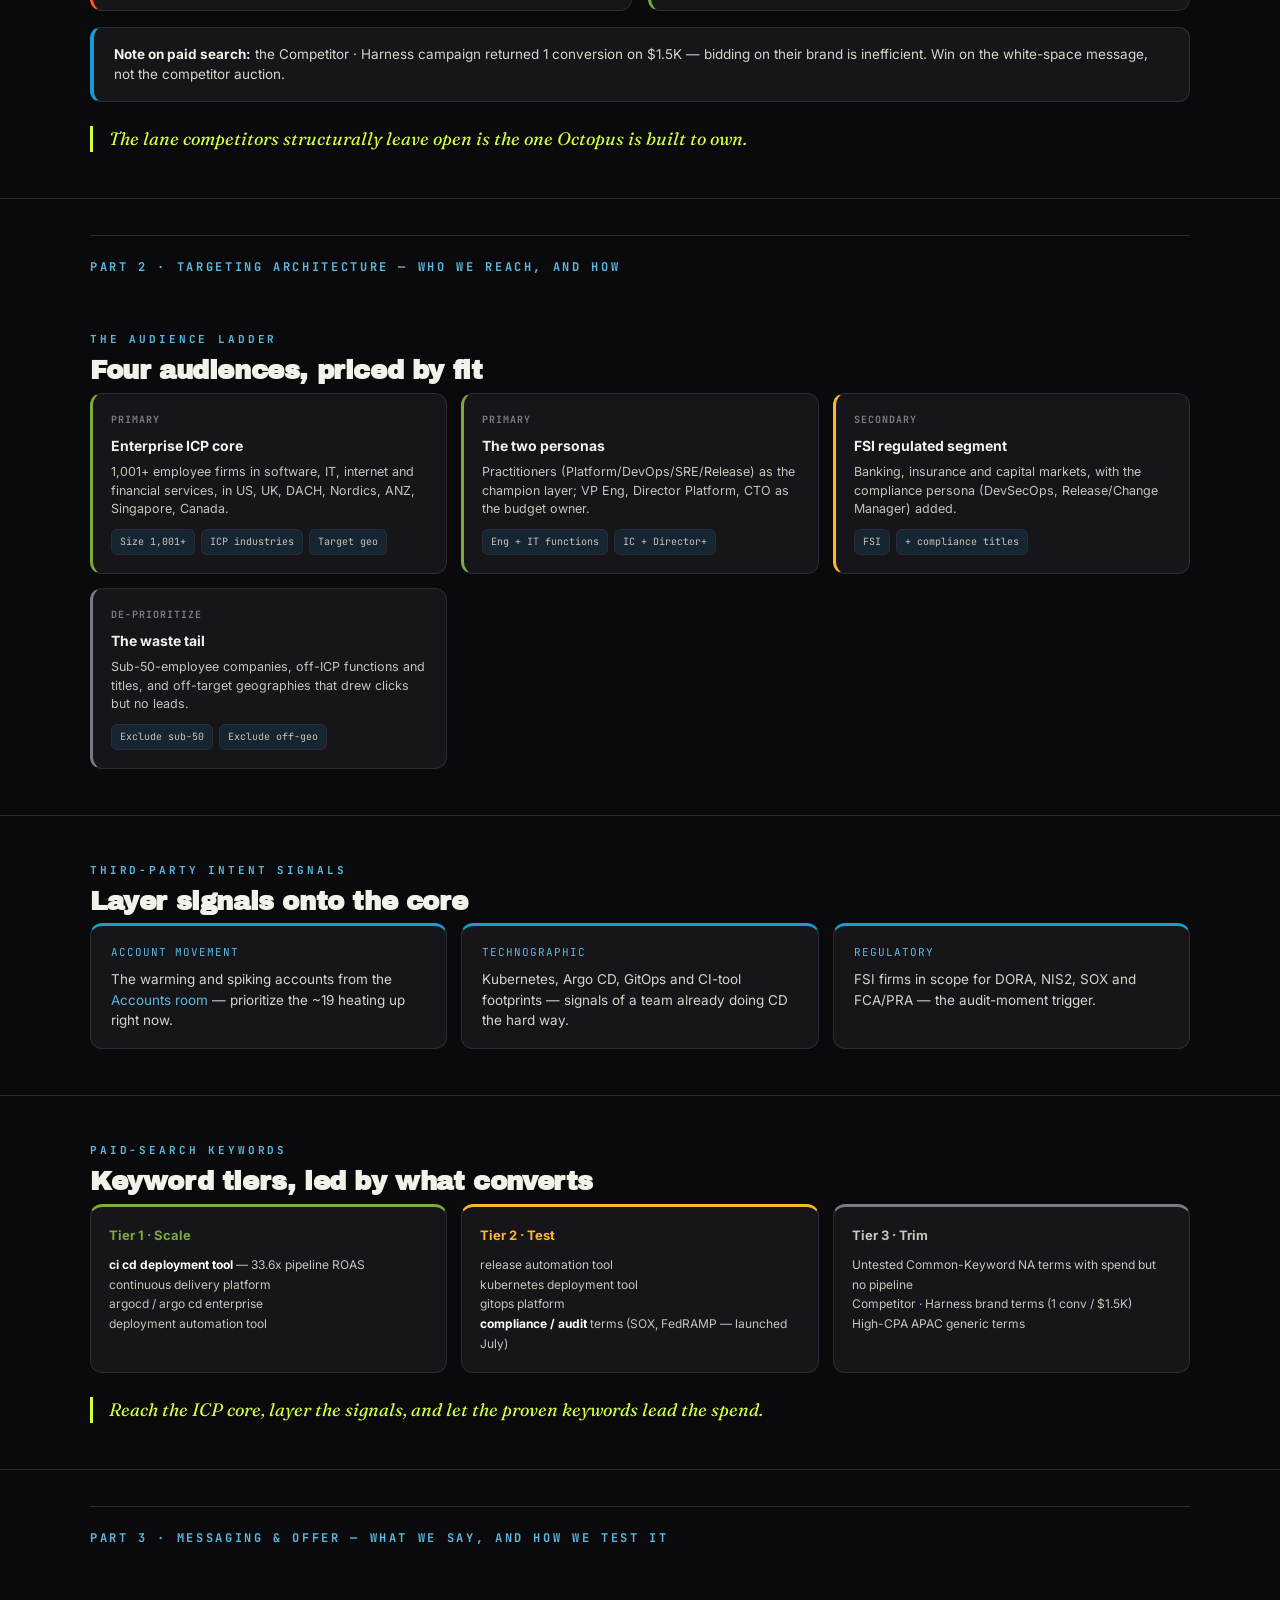
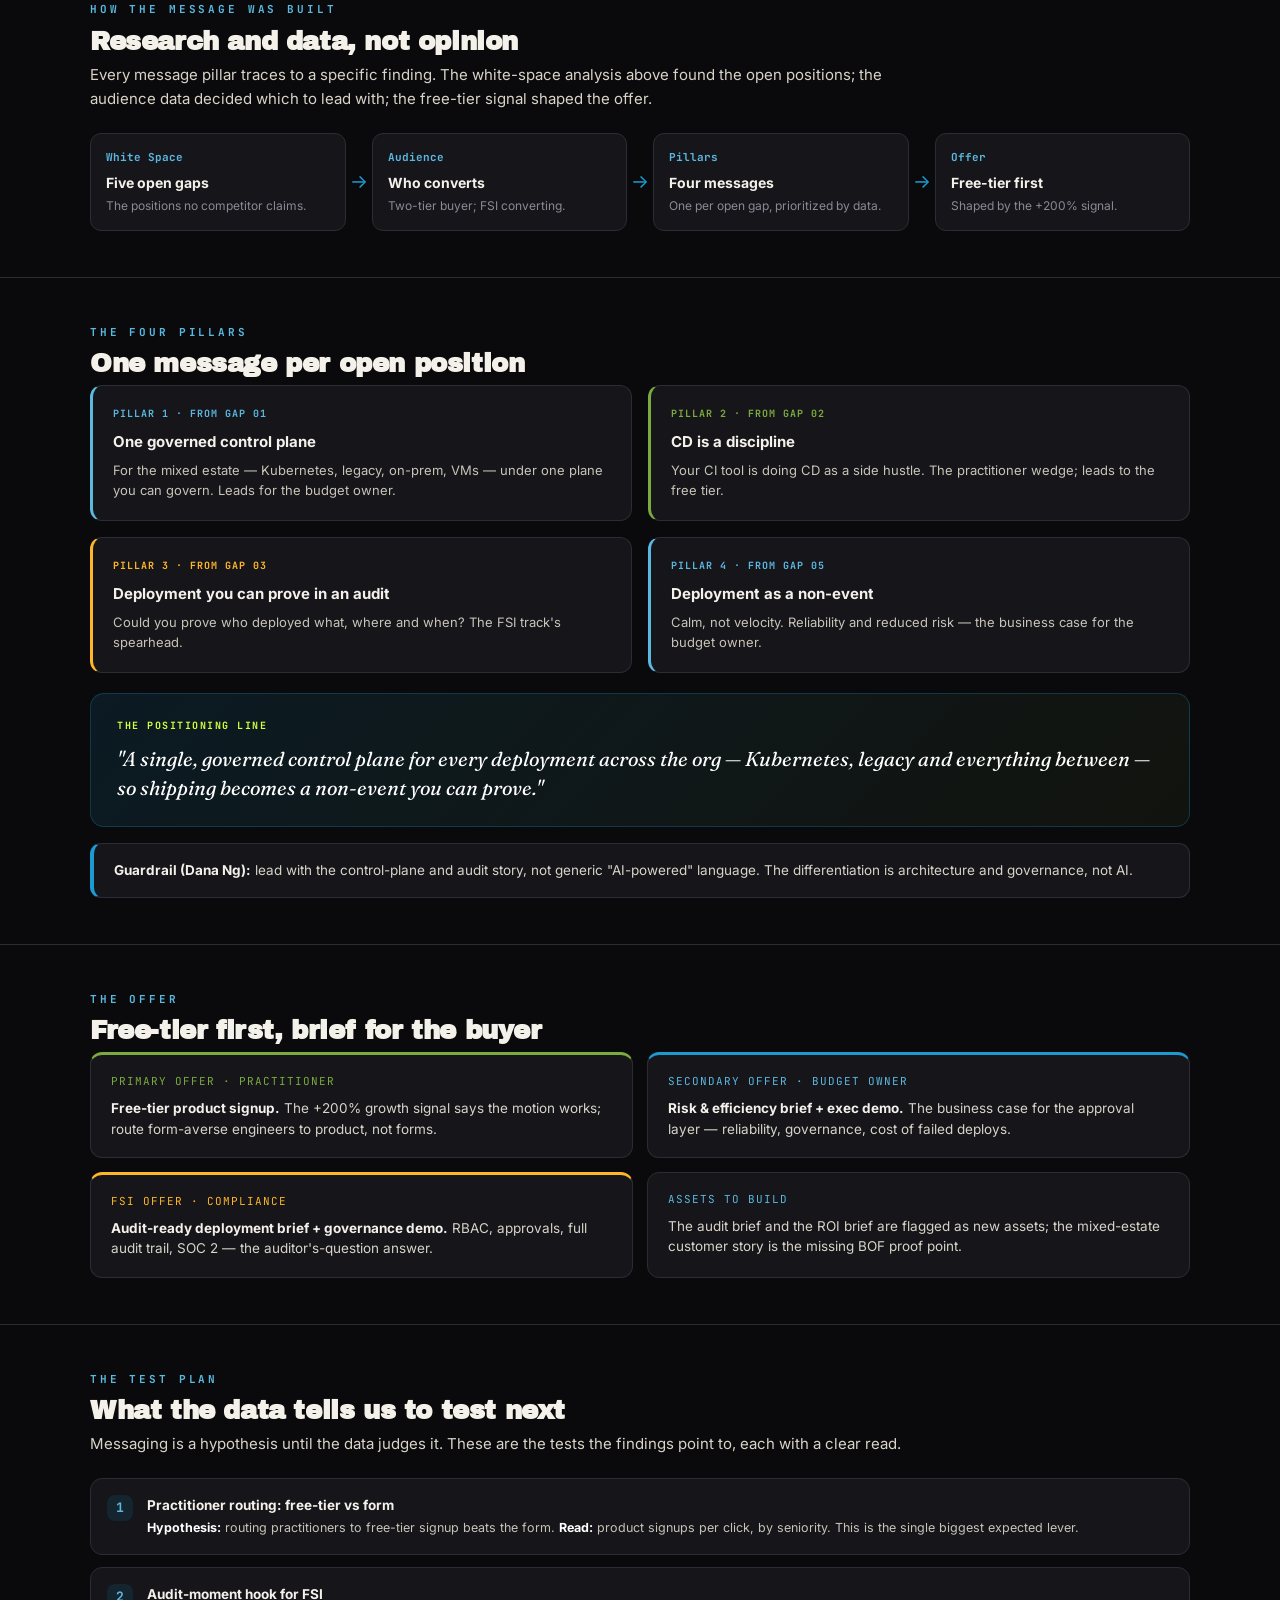
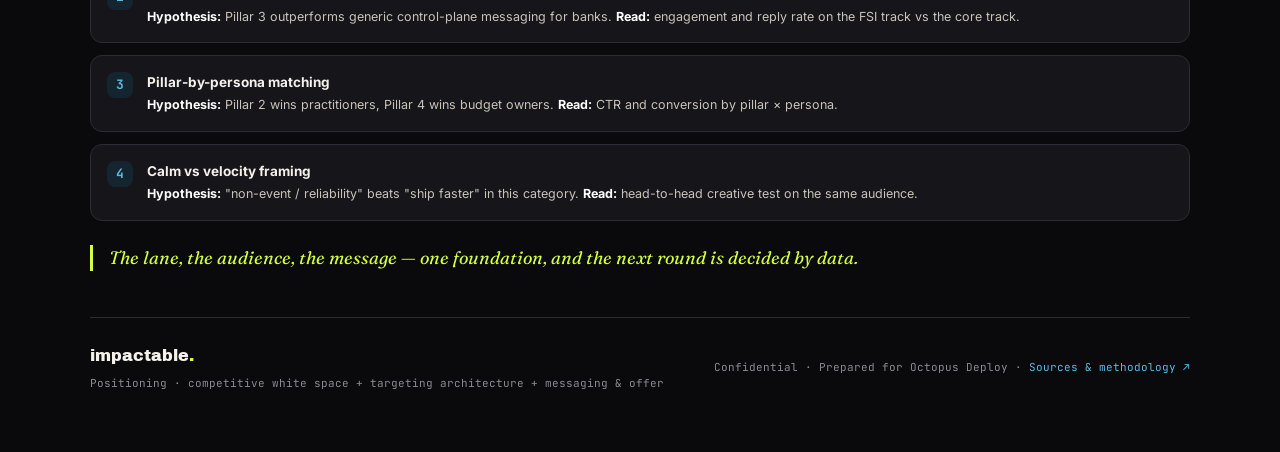
<file: positioning.html>
<!DOCTYPE html><html lang="en"><head><meta charset="UTF-8"><meta name="viewport" content="width=device-width,initial-scale=1"><meta name="robots" content="noindex,nofollow">
<title>Positioning — Octopus Deploy Intelligence Room</title>
<link rel="preconnect" href="https://fonts.googleapis.com"><link rel="preconnect" href="https://fonts.gstatic.com" crossorigin>
<link href="https://fonts.googleapis.com/css2?family=Archivo+Black&family=Fraunces:ital,opsz,wght@0,9..144,400;0,9..144,500;0,9..144,600;1,9..144,400&family=Inter:wght@400;500;600;700;800&family=JetBrains+Mono:wght@400;500;700&display=swap" rel="stylesheet">
<link rel="stylesheet" href="tokens.css"></head><body><div class="glow"></div><nav class="nav"><div class="row"><a class="brand" href="index.html">Octopus Deploy<span class="d">.</span></a><span class="phase">Impact Review</span><div class="tabs"><a class="tab" href="index.html"><span class="n">01</span>Summary</a><a class="tab" href="audience.html"><span class="n">02</span>Audience</a><a class="tab" href="accounts.html"><span class="n">03</span>Accounts</a><a class="tab" href="channel.html"><span class="n">04</span>Channel</a><a class="tab" href="activation.html"><span class="n">05</span>Activation</a><a class="tab active" href="positioning.html"><span class="n">06</span>Positioning</a><a class="tab" href="next-90.html"><span class="n">07</span>Next 90 Days</a></div></div></nav>
<div class="rhero"><div class="wrap">
  <div class="rk">06 · Positioning</div>
  <h1>The lane, the audience, <span class="c">and the message</span></h1>
  <div class="rsub">Where the open position is, who we aim it at, and what we say — one strategic foundation.</div>
  <div class="rmeta">Competitive white space → targeting architecture → messaging &amp; offer · the foundation behind the plan</div>
</div></div>

<div class="wrap"><div class="sl" style="font-size:12px;letter-spacing:.22em;border-top:1px solid var(--border);padding-top:22px;margin-top:36px">Part 1 · Competitive white space — the lane nobody is claiming</div></div>

<section><div class="wrap">
  <div class="sl">The saturated ground</div>
  <h2 class="st">What everyone is already saying</h2>
  <p class="sd">The category has converged on the same two claims. Echoing them is invisible — and it also collides with the client's guardrail against leaning on generic AI messaging.</p>
  <div class="chips">
    <span class="chip"><b>"AI-powered software delivery"</b></span>
    <span class="chip"><b>"One unified platform"</b></span>
    <span class="chip">"Ship faster"</span>
    <span class="chip">"End-to-end DevOps"</span>
    <span class="chip">"Velocity at scale"</span>
  </div>
  <div class="note warn"><b>Do not echo these.</b> Harness and GitLab own the "AI + unified platform" narrative through sheer spend. Competing on their message is a losing auction. The opening is elsewhere.</div>
</div></section>

<section><div class="wrap">
  <div class="sl">The open positions</div>
  <h2 class="st">Five gaps no competitor owns</h2>
  <div class="gaps">
    <div class="gap"><div class="n">Gap 01</div><h4>One governed control plane for a mixed estate</h4><p>Competitors optimize for cloud-native Kubernetes. Nobody owns <b>K8s + legacy + on-prem + VMs</b> under one governed plane — exactly Octopus's architecture after Codefresh.</p><span class="opp">Maps to → Pillar 1</span></div>
    <div class="gap"><div class="n">Gap 02</div><h4>CD is a discipline, not a CI feature</h4><p>The market treats deployment as a bolt-on to CI. Octopus can own the idea that <b>Continuous Delivery is its own discipline</b> — the practitioner's wedge.</p><span class="opp">Maps to → Pillar 2</span></div>
    <div class="gap"><div class="n">Gap 03</div><h4>The audit moment for regulated teams</h4><p>No competitor markets to the fear of an auditor's question. For FSI, <b>provable deployment governance</b> is uncontested white space.</p><span class="opp">Maps to → Pillar 3</span></div>
    <div class="gap"><div class="n">Gap 04</div><h4>The two-tier buyer</h4><p>Rivals pitch one buyer. Octopus can speak to <b>practitioners and budget owners differently</b> — adoption and approval as two motions.</p><span class="opp">Maps to → Targeting, below</span></div>
    <div class="gap"><div class="n">Gap 05</div><h4>Calm, not velocity</h4><p>Everyone shouts "faster." The ownable emotional position is the opposite: <b>deployment as a non-event</b> — boring, reliable, safe.</p><span class="opp">Maps to → Pillar 4</span></div>
  </div>
</div></section>

<section><div class="wrap">
  <div class="sl">The primary threat</div>
  <h2 class="st">Harness is the one to watch</h2>
  <div class="own">
    <div class="ocol dial"><h4>Where Harness is strong</h4><ul><li>AI-native narrative and heavy share of voice</li><li>Broad platform story that appeals to consolidation buyers</li><li>Aggressive competitor bidding (including on Octopus terms)</li></ul></div>
    <div class="ocol lead"><h4>Where Octopus wins</h4><ul><li><b>Mixed-estate governance</b> Harness cannot easily match</li><li><b>Dedicated CD depth</b> plus the Argo/GitOps footprint from Codefresh</li><li><b>The audit moment</b> — a message Harness is not making</li></ul></div>
  </div>
  <div class="note"><b>Note on paid search:</b> the Competitor · Harness campaign returned 1 conversion on $1.5K — bidding on their brand is inefficient. Win on the white-space message, not the competitor auction.</div>
  <p class="sowhat">The lane competitors structurally leave open is the one Octopus is built to own.</p>
</div></section>

<div class="wrap"><div class="sl" style="font-size:12px;letter-spacing:.22em;border-top:1px solid var(--border);padding-top:22px;margin-top:36px">Part 2 · Targeting architecture — who we reach, and how</div></div>

<section><div class="wrap">
  <div class="sl">The audience ladder</div>
  <h2 class="st">Four audiences, priced by fit</h2>
  <div class="targ">
    <div class="tcard pri"><div class="tl">Primary</div><h4>Enterprise ICP core</h4><p>1,001+ employee firms in software, IT, internet and financial services, in US, UK, DACH, Nordics, ANZ, Singapore, Canada.</p><div class="flt"><span>Size 1,001+</span><span>ICP industries</span><span>Target geo</span></div></div>
    <div class="tcard pri"><div class="tl">Primary</div><h4>The two personas</h4><p>Practitioners (Platform/DevOps/SRE/Release) as the champion layer; VP Eng, Director Platform, CTO as the budget owner.</p><div class="flt"><span>Eng + IT functions</span><span>IC + Director+</span></div></div>
    <div class="tcard sec"><div class="tl">Secondary</div><h4>FSI regulated segment</h4><p>Banking, insurance and capital markets, with the compliance persona (DevSecOps, Release/Change Manager) added.</p><div class="flt"><span>FSI</span><span>+ compliance titles</span></div></div>
    <div class="tcard de"><div class="tl">De-prioritize</div><h4>The waste tail</h4><p>Sub-50-employee companies, off-ICP functions and titles, and off-target geographies that drew clicks but no leads.</p><div class="flt"><span>Exclude sub-50</span><span>Exclude off-geo</span></div></div>
  </div>
</div></section>

<section><div class="wrap">
  <div class="sl">Third-party intent signals</div>
  <h2 class="st">Layer signals onto the core</h2>
  <div class="grid g3">
    <div class="card acc-blue"><div class="ck">Account movement</div><p>The warming and spiking accounts from the <a href="accounts.html" style="color:var(--accent-bright)">Accounts room</a> — prioritize the ~19 heating up right now.</p></div>
    <div class="card acc-blue"><div class="ck">Technographic</div><p>Kubernetes, Argo CD, GitOps and CI-tool footprints — signals of a team already doing CD the hard way.</p></div>
    <div class="card acc-blue"><div class="ck">Regulatory</div><p>FSI firms in scope for DORA, NIS2, SOX and FCA/PRA — the audit-moment trigger.</p></div>
  </div>
</div></section>

<section><div class="wrap">
  <div class="sl">Paid-search keywords</div>
  <h2 class="st">Keyword tiers, led by what converts</h2>
  <div class="kw">
    <div class="kwc hi"><h4>Tier 1 · Scale</h4><ul><li><b>ci cd deployment tool</b> — 33.6x pipeline ROAS</li><li>continuous delivery platform</li><li>argocd / argo cd enterprise</li><li>deployment automation tool</li></ul></div>
    <div class="kwc med"><h4>Tier 2 · Test</h4><ul><li>release automation tool</li><li>kubernetes deployment tool</li><li>gitops platform</li><li><b>compliance / audit</b> terms (SOX, FedRAMP — launched July)</li></ul></div>
    <div class="kwc lo"><h4>Tier 3 · Trim</h4><ul><li>Untested Common-Keyword NA terms with spend but no pipeline</li><li>Competitor · Harness brand terms (1 conv / $1.5K)</li><li>High-CPA APAC generic terms</li></ul></div>
  </div>
  <p class="sowhat">Reach the ICP core, layer the signals, and let the proven keywords lead the spend.</p>
</div></section>

<div class="wrap"><div class="sl" style="font-size:12px;letter-spacing:.22em;border-top:1px solid var(--border);padding-top:22px;margin-top:36px">Part 3 · Messaging &amp; offer — what we say, and how we test it</div></div>

<section><div class="wrap">
  <div class="sl">How the message was built</div>
  <h2 class="st">Research and data, not opinion</h2>
  <p class="sd">Every message pillar traces to a specific finding. The white-space analysis above found the open positions; the audience data decided which to lead with; the free-tier signal shaped the offer.</p>
  <div class="arc">
    <div class="arcstep"><div class="num">White Space</div><h4>Five open gaps</h4><p>The positions no competitor claims.</p></div>
    <div class="arcarrow">→</div>
    <div class="arcstep"><div class="num">Audience</div><h4>Who converts</h4><p>Two-tier buyer; FSI converting.</p></div>
    <div class="arcarrow">→</div>
    <div class="arcstep"><div class="num">Pillars</div><h4>Four messages</h4><p>One per open gap, prioritized by data.</p></div>
    <div class="arcarrow">→</div>
    <div class="arcstep"><div class="num">Offer</div><h4>Free-tier first</h4><p>Shaped by the +200% signal.</p></div>
  </div>
</div></section>

<section><div class="wrap">
  <div class="sl">The four pillars</div>
  <h2 class="st">One message per open position</h2>
  <div class="cards">
    <div class="ins ind"><div class="tag">Pillar 1 · from Gap 01</div><h4>One governed control plane</h4><p>For the mixed estate — Kubernetes, legacy, on-prem, VMs — under one plane you can govern. Leads for the budget owner.</p></div>
    <div class="ins good"><div class="tag">Pillar 2 · from Gap 02</div><h4>CD is a discipline</h4><p>Your CI tool is doing CD as a side hustle. The practitioner wedge; leads to the free tier.</p></div>
    <div class="ins opp"><div class="tag">Pillar 3 · from Gap 03</div><h4>Deployment you can prove in an audit</h4><p>Could you prove who deployed what, where and when? The FSI track's spearhead.</p></div>
    <div class="ins ind"><div class="tag">Pillar 4 · from Gap 05</div><h4>Deployment as a non-event</h4><p>Calm, not velocity. Reliability and reduced risk — the business case for the budget owner.</p></div>
  </div>
  <div class="uvp" style="margin-top:20px"><div class="l">The positioning line</div><p>"A single, governed control plane for every deployment across the org — Kubernetes, legacy and everything between — so shipping becomes a non-event you can prove."</p></div>
  <div class="note"><b>Guardrail (Dana Ng):</b> lead with the control-plane and audit story, not generic "AI-powered" language. The differentiation is architecture and governance, not AI.</div>
</div></section>

<section><div class="wrap">
  <div class="sl">The offer</div>
  <h2 class="st">Free-tier first, brief for the buyer</h2>
  <div class="grid g2">
    <div class="card acc-moss"><div class="ck" style="color:var(--positive)">Primary offer · Practitioner</div><p><b>Free-tier product signup.</b> The +200% growth signal says the motion works; route form-averse engineers to product, not forms.</p></div>
    <div class="card acc-blue"><div class="ck">Secondary offer · Budget owner</div><p><b>Risk &amp; efficiency brief + exec demo.</b> The business case for the approval layer — reliability, governance, cost of failed deploys.</p></div>
    <div class="card acc-clay"><div class="ck" style="color:var(--warn)">FSI offer · Compliance</div><p><b>Audit-ready deployment brief + governance demo.</b> RBAC, approvals, full audit trail, SOC 2 — the auditor's-question answer.</p></div>
    <div class="card"><div class="ck">Assets to build</div><p>The audit brief and the ROI brief are flagged as new assets; the mixed-estate customer story is the missing BOF proof point.</p></div>
  </div>
</div></section>

<section><div class="wrap">
  <div class="sl">The test plan</div>
  <h2 class="st">What the data tells us to test next</h2>
  <p class="sd">Messaging is a hypothesis until the data judges it. These are the tests the findings point to, each with a clear read.</p>
  <div class="steps">
    <div class="step"><h4>Practitioner routing: free-tier vs form</h4><p><b>Hypothesis:</b> routing practitioners to free-tier signup beats the form. <b>Read:</b> product signups per click, by seniority. This is the single biggest expected lever.</p></div>
    <div class="step"><h4>Audit-moment hook for FSI</h4><p><b>Hypothesis:</b> Pillar 3 outperforms generic control-plane messaging for banks. <b>Read:</b> engagement and reply rate on the FSI track vs the core track.</p></div>
    <div class="step"><h4>Pillar-by-persona matching</h4><p><b>Hypothesis:</b> Pillar 2 wins practitioners, Pillar 4 wins budget owners. <b>Read:</b> CTR and conversion by pillar × persona.</p></div>
    <div class="step"><h4>Calm vs velocity framing</h4><p><b>Hypothesis:</b> "non-event / reliability" beats "ship faster" in this category. <b>Read:</b> head-to-head creative test on the same audience.</p></div>
  </div>
  <p class="sowhat">The lane, the audience, the message — one foundation, and the next round is decided by data.</p>
</div></section>
<div class="wrap"><div class="foot"><div><div class="fb">impactable<span class="d">.</span></div><div class="ft" style="margin-top:6px">Positioning · competitive white space + targeting architecture + messaging &amp; offer</div></div><div class="ft">Confidential · Prepared for Octopus Deploy · <a href="sources.html" style="color:var(--accent-bright)">Sources &amp; methodology ↗</a></div></div></div></body></html>
</file>
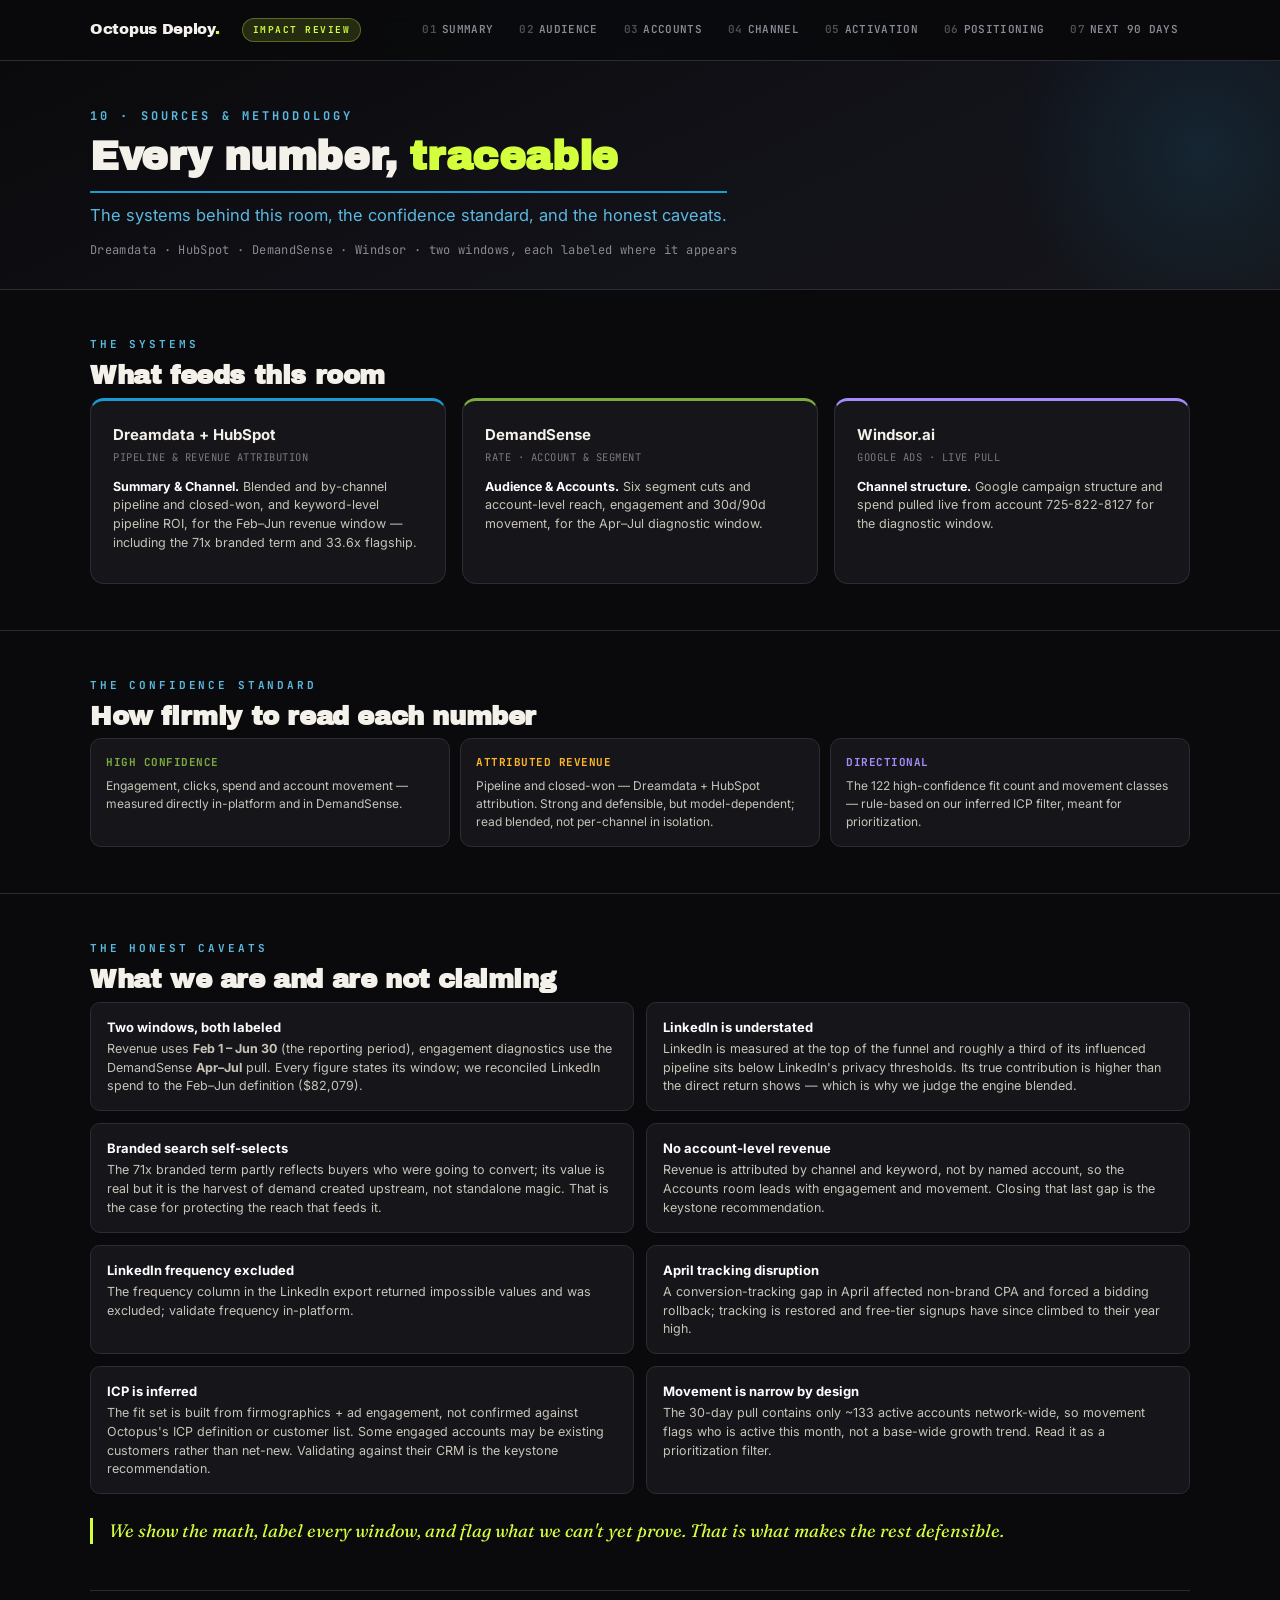
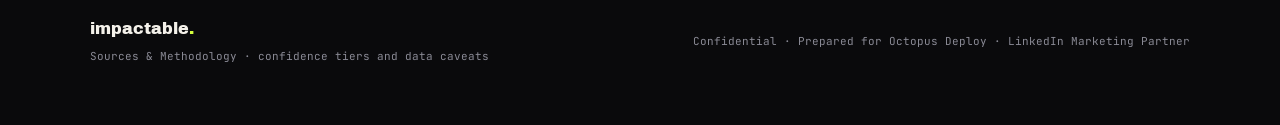
<file: sources.html>
<!DOCTYPE html><html lang="en"><head><meta charset="UTF-8"><meta name="viewport" content="width=device-width,initial-scale=1"><meta name="robots" content="noindex,nofollow">
<title>Sources — Octopus Deploy Intelligence Room</title>
<link rel="preconnect" href="https://fonts.googleapis.com"><link rel="preconnect" href="https://fonts.gstatic.com" crossorigin>
<link href="https://fonts.googleapis.com/css2?family=Archivo+Black&family=Fraunces:ital,opsz,wght@0,9..144,400;0,9..144,500;0,9..144,600;1,9..144,400&family=Inter:wght@400;500;600;700;800&family=JetBrains+Mono:wght@400;500;700&display=swap" rel="stylesheet">
<link rel="stylesheet" href="tokens.css"></head><body><div class="glow"></div><nav class="nav"><div class="row"><a class="brand" href="index.html">Octopus Deploy<span class="d">.</span></a><span class="phase">Impact Review</span><div class="tabs"><a class="tab" href="index.html"><span class="n">01</span>Summary</a><a class="tab" href="audience.html"><span class="n">02</span>Audience</a><a class="tab" href="accounts.html"><span class="n">03</span>Accounts</a><a class="tab" href="channel.html"><span class="n">04</span>Channel</a><a class="tab" href="activation.html"><span class="n">05</span>Activation</a><a class="tab" href="positioning.html"><span class="n">06</span>Positioning</a><a class="tab" href="next-90.html"><span class="n">07</span>Next 90 Days</a></div></div></nav>
<div class="rhero"><div class="wrap">
  <div class="rk">10 · Sources &amp; Methodology</div>
  <h1>Every number, <span class="c">traceable</span></h1>
  <div class="rsub">The systems behind this room, the confidence standard, and the honest caveats.</div>
  <div class="rmeta">Dreamdata · HubSpot · DemandSense · Windsor · two windows, each labeled where it appears</div>
</div></div>

<section><div class="wrap">
  <div class="sl">The systems</div>
  <h2 class="st">What feeds this room</h2>
  <div class="srcgrid">
    <div class="src"><div class="sn">Dreamdata + HubSpot</div><div class="sm">Pipeline &amp; revenue attribution</div><div class="rowl"><b>Summary &amp; Channel.</b> Blended and by-channel pipeline and closed-won, and keyword-level pipeline ROI, for the Feb–Jun revenue window — including the 71x branded term and 33.6x flagship.</div></div>
    <div class="src s2"><div class="sn">DemandSense</div><div class="sm">Rate · account &amp; segment</div><div class="rowl"><b>Audience &amp; Accounts.</b> Six segment cuts and account-level reach, engagement and 30d/90d movement, for the Apr–Jul diagnostic window.</div></div>
    <div class="src s3"><div class="sn">Windsor.ai</div><div class="sm">Google Ads · live pull</div><div class="rowl"><b>Channel structure.</b> Google campaign structure and spend pulled live from account 725-822-8127 for the diagnostic window.</div></div>
  </div>
</div></section>

<section><div class="wrap">
  <div class="sl">The confidence standard</div>
  <h2 class="st">How firmly to read each number</h2>
  <div class="conf">
    <div class="cft high"><div class="ct">High confidence</div><p>Engagement, clicks, spend and account movement — measured directly in-platform and in DemandSense.</p></div>
    <div class="cft med"><div class="ct">Attributed revenue</div><p>Pipeline and closed-won — Dreamdata + HubSpot attribution. Strong and defensible, but model-dependent; read blended, not per-channel in isolation.</p></div>
    <div class="cft dir"><div class="ct">Directional</div><p>The 122 high-confidence fit count and movement classes — rule-based on our inferred ICP filter, meant for prioritization.</p></div>
  </div>
</section></div>

<section><div class="wrap">
  <div class="sl">The honest caveats</div>
  <h2 class="st">What we are and are not claiming</h2>
  <div class="defs">
    <div class="def"><dt>Two windows, both labeled</dt><dd>Revenue uses <b>Feb 1 – Jun 30</b> (the reporting period), engagement diagnostics use the DemandSense <b>Apr–Jul</b> pull. Every figure states its window; we reconciled LinkedIn spend to the Feb–Jun definition ($82,079).</dd></div>
    <div class="def"><dt>LinkedIn is understated</dt><dd>LinkedIn is measured at the top of the funnel and roughly a third of its influenced pipeline sits below LinkedIn's privacy thresholds. Its true contribution is higher than the direct return shows — which is why we judge the engine blended.</dd></div>
    <div class="def"><dt>Branded search self-selects</dt><dd>The 71x branded term partly reflects buyers who were going to convert; its value is real but it is the harvest of demand created upstream, not standalone magic. That is the case for protecting the reach that feeds it.</dd></div>
    <div class="def"><dt>No account-level revenue</dt><dd>Revenue is attributed by channel and keyword, not by named account, so the Accounts room leads with engagement and movement. Closing that last gap is the keystone recommendation.</dd></div>
    <div class="def"><dt>LinkedIn frequency excluded</dt><dd>The frequency column in the LinkedIn export returned impossible values and was excluded; validate frequency in-platform.</dd></div>
    <div class="def"><dt>April tracking disruption</dt><dd>A conversion-tracking gap in April affected non-brand CPA and forced a bidding rollback; tracking is restored and free-tier signups have since climbed to their year high.</dd></div>
    <div class="def"><dt>ICP is inferred</dt><dd>The fit set is built from firmographics + ad engagement, not confirmed against Octopus's ICP definition or customer list. Some engaged accounts may be existing customers rather than net-new. Validating against their CRM is the keystone recommendation.</dd></div>
    <div class="def"><dt>Movement is narrow by design</dt><dd>The 30-day pull contains only ~133 active accounts network-wide, so movement flags who is active this month, not a base-wide growth trend. Read it as a prioritization filter.</dd></div>
  </div>
  <p class="sowhat">We show the math, label every window, and flag what we can't yet prove. That is what makes the rest defensible.</p>
</div></section>
<div class="wrap"><div class="foot"><div><div class="fb">impactable<span class="d">.</span></div><div class="ft" style="margin-top:6px">Sources &amp; Methodology · confidence tiers and data caveats</div></div><div class="ft">Confidential · Prepared for Octopus Deploy · LinkedIn Marketing Partner</div></div></div></body></html>
</file>
<file: tokens.css>
/* =====================================================================
   IMPACTABLE INTELLIGENCE ROOM — SHARED DESIGN SYSTEM
   Impactable Brand Bible v2 · client-agnostic template
   ---------------------------------------------------------------------
   Swap --accent (+ tints) per client. Everything else stays fixed.
   Linked by every page; edit here and all pages update.
   Fonts (load once in <head>):
   Archivo Black (display) · Fraunces (editorial) · Inter (body) · JetBrains Mono (data)
   ===================================================================== */
:root{
  /* === ACCENT (client-configurable) — Octopus = Impactable blue ===== */
  --accent:#1B9BD1; --accent-bright:#5BB8E0; --accent-deep:#0E5E86;
  --accent-soft:rgba(27,155,209,.12); --accent-soft-2:rgba(27,155,209,.26);
  /* signature secondary highlight (fixed brand) */
  --canopy:#D4FF3D; --canopy-soft:rgba(212,255,61,.14);
  /* === NEUTRAL RAMP (fixed) ========================================= */
  --asphalt:#0A0A0C; --navy:#0A0A0C; --concrete:#15151A; --court:#22222A; --court2:#1B1B22;
  --border:#2C2C36; --border2:#393943; --surface:#1C1C22;
  --bone:#F4F1EA; --white-bright:#FFFFFF; --chalk:#D8D4C8; --slate:#C8C4B8; --muted:#8A8A95; --slate-dim:#7A7A82;
  /* === SEMANTIC (verdict/status; fixed) ============================= */
  --positive:#7BAA3E; --warn:#FFB627; --alert:#FF5A1F; --info:#A78BFA; --li:#0A66C2;
  --positive-soft:rgba(123,170,62,.16); --warn-soft:rgba(255,182,39,.15); --alert-soft:rgba(255,90,31,.15); --info-soft:rgba(167,139,250,.16);
  /* === SCALE / TYPE ================================================= */
  --maxw:1160px; --radius-sm:8px; --radius:12px; --radius-lg:14px; --radius-xl:16px;
  --font:'Inter',-apple-system,system-ui,sans-serif; --disp:'Archivo Black',sans-serif; --serif:'Fraunces',serif; --mono:'JetBrains Mono',monospace;
}
*{margin:0;padding:0;box-sizing:border-box}
html{scroll-behavior:smooth}
body{background:var(--asphalt);color:var(--bone);font-family:var(--font);line-height:1.55;-webkit-font-smoothing:antialiased}
a{color:inherit;text-decoration:none}
.wrap,.container{max-width:var(--maxw);margin:0 auto;padding:0 30px;position:relative;z-index:1}
.mono{font-family:var(--mono)} .serif{font-family:var(--serif)} .canopy{color:var(--canopy)} .blue{color:var(--accent-bright)}

/* decorative */
.glow{position:fixed;top:-200px;left:50%;transform:translateX(-50%);width:900px;height:520px;background:radial-gradient(ellipse,rgba(27,155,209,.10),transparent 70%);z-index:0;pointer-events:none}

/* ---------- NAV ---------- */
.nav{position:sticky;top:0;z-index:50;background:rgba(10,10,12,.88);backdrop-filter:blur(12px);border-bottom:1px solid var(--border)}
.nav .row{display:flex;align-items:center;gap:20px;height:60px;max-width:var(--maxw);margin:0 auto;padding:0 30px}
.brand{font-family:var(--disp);font-size:15px;letter-spacing:-.3px;white-space:nowrap;color:var(--bone);flex:0 0 auto}
.brand .d{color:var(--canopy)}
.phase{font-family:var(--mono);font-size:9.5px;font-weight:700;letter-spacing:1.5px;text-transform:uppercase;color:var(--canopy);background:var(--canopy-soft);border:1px solid rgba(212,255,61,.3);padding:4px 10px;border-radius:100px;white-space:nowrap;margin-left:2px}
.tabs{display:flex;gap:2px;margin-left:auto;overflow-x:auto;scrollbar-width:none}
.tabs::-webkit-scrollbar{display:none}
.tab{font-family:var(--mono);font-size:11px;letter-spacing:.03em;color:var(--muted);padding:7px 11px;border-radius:7px;white-space:nowrap;border:1px solid transparent;transition:.15s;text-transform:uppercase;font-weight:600}
.tab:hover{color:var(--bone);background:var(--concrete)}
.tab.active{color:var(--asphalt);background:var(--accent);font-weight:700}
.tab .n{opacity:.55;margin-right:5px}

/* ---------- HERO (home) ---------- */
.hero{background:linear-gradient(155deg,#0A0A0C 0%,#101019 55%,#15151A 100%);border-bottom:1px solid var(--border);padding:60px 0 52px;position:relative;overflow:hidden}
.hero::after{content:"";position:absolute;right:-150px;top:-130px;width:480px;height:480px;background:radial-gradient(circle,rgba(27,155,209,.16),transparent 65%)}
.hero::before{content:"";position:absolute;left:-160px;bottom:-160px;width:380px;height:380px;background:radial-gradient(circle,rgba(212,255,61,.10),transparent 65%)}
.hero .wrap{position:relative;z-index:2}
.hk{font-family:var(--mono);font-size:12px;letter-spacing:.28em;color:var(--accent-bright);font-weight:700;text-transform:uppercase}
.htitle{font-family:var(--disp);font-size:52px;line-height:1.02;margin:14px 0 4px;letter-spacing:-.5px}
.htitle .c{color:var(--canopy)} .htitle .b{color:var(--accent-bright)}
.hlede{font-family:var(--serif);font-size:21px;line-height:1.42;color:var(--bone);max-width:780px;margin-top:16px}
.hlede b{color:var(--canopy);font-weight:600}
.hmeta{display:flex;gap:26px;flex-wrap:wrap;margin-top:26px}
.hmeta span{font-family:var(--mono);font-size:12px;color:var(--muted)}
.hmeta span b{display:block;color:var(--accent-bright);font-size:10px;letter-spacing:1.3px;text-transform:uppercase;margin-bottom:3px;font-weight:700}

/* ---------- PAGE HERO (interior) ---------- */
.rhero{padding:46px 0 30px;border-bottom:1px solid var(--border);background:linear-gradient(155deg,#0A0A0C 0%,#121219 60%,#15151A 100%);position:relative;overflow:hidden}
.rhero::after{content:"";position:absolute;right:-130px;top:-120px;width:420px;height:420px;background:radial-gradient(circle,rgba(27,155,209,.13),transparent 65%)}
.rhero .wrap{position:relative;z-index:2}
.rk{font-family:var(--mono);font-size:12px;letter-spacing:.26em;color:var(--accent-bright);font-weight:700;text-transform:uppercase}
.rhero h1{font-family:var(--disp);font-size:40px;line-height:1.04;margin:10px 0 4px;letter-spacing:-.4px}
.rhero h1 .c{color:var(--canopy)}
.rsub{font-size:16.5px;color:var(--blue-soft);color:var(--accent-bright);margin-top:10px;border-top:2px solid var(--accent);padding-top:10px;display:inline-block}
.rmeta{font-family:var(--mono);font-size:12px;color:var(--muted);margin-top:12px;letter-spacing:.03em}

/* ---------- SECTION PRIMITIVES ---------- */
section{padding:46px 0;border-bottom:1px solid var(--border)}
section:last-of-type{border-bottom:none}
.sl{font-family:var(--mono);font-size:11px;letter-spacing:.26em;text-transform:uppercase;color:var(--accent-bright);font-weight:700;margin-bottom:8px}
.st{font-family:var(--disp);font-size:26px;letter-spacing:-.4px;margin-bottom:8px;line-height:1.1}
.sd{color:var(--chalk);font-size:15px;max-width:860px;margin-bottom:22px;line-height:1.6}
.sd b{color:var(--bone)}
.sowhat{font-family:var(--serif);font-size:18px;font-style:italic;color:var(--canopy);margin-top:24px;padding-left:16px;border-left:3px solid var(--canopy);line-height:1.45}
.srcnote{font-family:var(--mono);font-size:11px;color:var(--slate-dim);margin-top:16px;line-height:1.5}

/* ---------- STAT CARDS ---------- */
.sg{display:grid;grid-template-columns:repeat(auto-fit,minmax(190px,1fr));gap:14px;margin-bottom:6px}
.sc{background:var(--concrete);border:1px solid var(--border);border-radius:var(--radius-lg);padding:22px;transition:.2s}
.sc:hover{border-color:var(--accent-soft-2);transform:translateY(-2px)}
.sc .lb{font-family:var(--mono);font-size:10px;letter-spacing:1.4px;text-transform:uppercase;color:var(--slate-dim);font-weight:600;margin-bottom:8px}
.sc .vl{font-family:var(--disp);font-size:30px;letter-spacing:-1px;line-height:1;color:var(--bone)}
.sc .vl .u{font-size:17px;color:var(--accent-bright)}
.sc .sb{font-size:11.5px;color:var(--slate);margin-top:8px;line-height:1.45}
.c-canopy .vl{color:var(--canopy)} .c-blue .vl{color:var(--accent-bright)} .c-moss .vl{color:var(--positive)} .c-clay .vl{color:var(--warn)} .c-white .vl{color:var(--white-bright)}

/* key numbers band */
.band{display:grid;grid-template-columns:repeat(auto-fit,minmax(150px,1fr));gap:12px}
.kn{background:var(--court2);border:1px solid var(--border);border-radius:11px;padding:16px;text-align:center}
.kn .v{font-family:var(--disp);font-size:25px;color:var(--canopy);line-height:1}
.kn .k{font-family:var(--mono);font-size:10px;color:var(--accent-bright);text-transform:uppercase;letter-spacing:.07em;margin-top:8px}

/* ---------- CARDS / TWO-COL ---------- */
.two{display:grid;grid-template-columns:1.1fr .9fr;gap:22px}
.cc{background:var(--concrete);border:1px solid var(--border);border-radius:var(--radius-lg);padding:24px}
.cc h3{font-size:14px;font-weight:700;margin-bottom:4px} .cc .h3sub{font-size:12px;color:var(--slate-dim);margin-bottom:16px}
.grid{display:flex;flex-wrap:wrap;gap:14px}
.g2>*{flex:1 1 calc(50% - 7px)} .g3>*{flex:1 1 calc(33.333% - 10px)} .g4>*{flex:1 1 calc(25% - 11px)}
.card{background:var(--concrete);border:1px solid var(--border);border-radius:12px;padding:18px 20px}
.card.acc-blue{border-top:3px solid var(--accent)} .card.acc-canopy{border-top:3px solid var(--canopy)} .card.acc-moss{border-top:3px solid var(--positive)} .card.acc-clay{border-top:3px solid var(--warn)} .card.acc-alert{border-top:3px solid var(--alert)}
.card .ck{font-family:var(--mono);font-size:11px;color:var(--accent-bright);letter-spacing:.09em;text-transform:uppercase} .card p{font-size:13.5px;color:var(--chalk);margin-top:8px;line-height:1.5} .card p b{color:var(--bone)}

/* ---------- CALLOUTS / NOTES ---------- */
.callout{border-radius:var(--radius-lg);padding:22px 26px;margin-top:22px}
.callout .l{font-family:var(--mono);font-size:11px;letter-spacing:.2em;text-transform:uppercase;margin-bottom:8px;font-weight:700}
.callout h4{font-size:15px;font-weight:700;margin-bottom:8px} .callout p{font-size:14px;color:var(--chalk);line-height:1.6} .callout p b,.callout p strong{color:var(--white-bright)}
.callout.good{background:linear-gradient(135deg,rgba(123,170,62,.09),transparent);border:1px solid rgba(123,170,62,.3)} .callout.good .l{color:var(--positive)}
.callout.info{background:linear-gradient(135deg,var(--accent-soft),transparent);border:1px solid var(--accent-soft-2)} .callout.info .l{color:var(--accent-bright)}
.callout.canopy{background:linear-gradient(135deg,var(--canopy-soft),rgba(27,155,209,.05));border:1px solid rgba(212,255,61,.4)} .callout.canopy .l{color:var(--canopy)}
.callout.warn{background:linear-gradient(135deg,var(--warn-soft),transparent);border:1px solid rgba(255,182,39,.3)} .callout.warn .l{color:var(--warn)}
.note{background:var(--concrete);border:1px solid var(--border);border-left:4px solid var(--accent);border-radius:11px;padding:16px 20px;margin-top:16px;font-size:13.5px;color:var(--chalk);line-height:1.55} .note b{color:var(--bone)} .note.canopy{border-left-color:var(--canopy)} .note.warn{border-left-color:var(--warn)}

/* ---------- EXPLORE / MODULE CARDS ---------- */
.exg{display:grid;grid-template-columns:repeat(auto-fit,minmax(250px,1fr));gap:16px}
.exc{background:var(--concrete);border:1px solid var(--border);border-radius:var(--radius-xl);padding:24px;display:flex;flex-direction:column;min-height:190px;transition:.2s}
.exc:hover{border-color:var(--accent);transform:translateY(-3px)}
.pill{font-family:var(--mono);font-size:9.5px;letter-spacing:1.4px;text-transform:uppercase;font-weight:700;padding:4px 10px;border-radius:100px;align-self:flex-start;margin-bottom:13px}
.pill.data{background:var(--positive-soft);color:var(--positive)} .pill.found{background:var(--accent-soft);color:var(--accent-bright)} .pill.plan{background:var(--canopy-soft);color:var(--canopy)}
.exc .ex-ey{font-family:var(--mono);font-size:10px;letter-spacing:1.3px;text-transform:uppercase;color:var(--slate-dim);font-weight:600;margin-bottom:6px}
.exc h3{font-family:var(--disp);font-size:18px;letter-spacing:-.3px;margin-bottom:9px;line-height:1.15}
.exc p{font-size:12.5px;color:var(--slate);line-height:1.5;flex-grow:1}
.exc .go{margin-top:15px;font-family:var(--mono);font-size:12px;font-weight:700;color:var(--canopy)} .exc .go::after{content:" →"}

/* ---------- STORY ARC ---------- */
.arc{display:flex;align-items:stretch;gap:0;margin-top:16px;flex-wrap:wrap}
.arcstep{flex:1;min-width:140px;background:var(--concrete);border:1px solid var(--border);border-radius:11px;padding:15px}
.arcstep .num{font-family:var(--mono);font-size:11px;color:var(--accent-bright);font-weight:700}
.arcstep h4{font-size:14px;margin:6px 0 4px;color:var(--bone)} .arcstep p{font-size:12px;color:var(--muted);line-height:1.4}
.arcarrow{display:flex;align-items:center;color:var(--accent);font-size:19px;padding:0 4px}

/* ---------- FUNNELS ---------- */
.funnel{display:flex;flex-direction:column;gap:9px}
.fbar{border-radius:10px;padding:15px 18px;color:var(--white-bright);display:flex;justify-content:space-between;align-items:center;transition:.2s}
.fbar:hover{transform:translateX(3px)}
.fbar .fn{font-size:11px;letter-spacing:.5px;font-weight:700;opacity:.95} .fbar .fnote{font-size:10.5px;opacity:.82;margin-top:3px;font-weight:400;max-width:360px}
.fbar .fv{font-family:var(--mono);font-weight:800;font-size:25px;line-height:1}
.fbar.ghost{background:repeating-linear-gradient(45deg,rgba(122,122,130,.09),rgba(122,122,130,.09) 8px,rgba(122,122,130,.03) 8px,rgba(122,122,130,.03) 16px);border:1px dashed rgba(122,122,130,.34);color:var(--slate)}
.fun{display:flex;flex-wrap:wrap;gap:10px}
.fstep{flex:1;min-width:150px;background:var(--concrete);border:1px solid var(--border);border-radius:var(--radius);padding:16px 18px}
.fstep .fn{font-family:var(--disp);font-size:22px;color:var(--white-bright)} .fstep .fl{font-size:11.5px;color:var(--slate);margin-top:4px;line-height:1.4}

/* ---------- BENCHMARK / SEGMENT BARS ---------- */
.bmk{display:flex;flex-direction:column;gap:13px;margin-top:6px}
.bmkrow{display:flex;align-items:center;gap:12px}
.bmkrow .bl{min-width:150px;font-size:12.5px;color:var(--slate)} .bmkrow .bbar{flex:1;height:14px;background:var(--surface);border-radius:7px;overflow:hidden} .bmkrow .bbar i{display:block;height:100%;border-radius:7px} .bmkrow .bv{min-width:56px;text-align:right;font-family:var(--mono);font-weight:700;font-size:13.5px;color:var(--white-bright)}
.bmknote{font-size:11.5px;color:var(--slate);margin-top:14px;line-height:1.5}
.bar-row{display:flex;align-items:center;gap:14px;padding:9px 0;border-bottom:1px solid var(--border)}
.bar-row:last-child{border-bottom:none}
.bar-row .bl{flex:0 0 210px;font-size:13.5px;color:var(--bone);font-weight:600} .bar-row .bt{flex:1;height:22px;border-radius:5px;background:var(--court);overflow:hidden} .bar-row .bt>i{display:block;height:100%;border-radius:5px} .bar-row .bv{flex:0 0 92px;text-align:right;font-family:var(--mono);font-size:12px;color:var(--chalk)}

/* ---------- TABLES + VERDICT PILLS ---------- */
.tw{overflow-x:auto;border-radius:var(--radius-lg);border:1px solid var(--border);background:var(--concrete)}
table{width:100%;border-collapse:collapse;font-size:13px}
thead{background:var(--court)} th{padding:12px 15px;text-align:left;font-family:var(--mono);font-size:10px;letter-spacing:1.3px;text-transform:uppercase;color:var(--slate-dim);font-weight:700;border-bottom:1px solid var(--border);white-space:nowrap}
th.r,td.r{text-align:right} td{padding:11px 15px;border-bottom:1px solid #1b2735;border-bottom-color:var(--border);white-space:nowrap;color:var(--chalk);vertical-align:middle} tr:last-child td{border-bottom:none} tbody tr:hover{background:rgba(27,155,209,.04)}
td b,.cn{color:var(--white-bright);font-weight:600}
.vb{font-family:var(--mono);font-size:10px;font-weight:700;letter-spacing:.4px;padding:3px 9px;border-radius:6px;white-space:nowrap;text-transform:uppercase}
.vb.v-pos{background:var(--positive-soft);color:var(--positive)} .vb.v-info{background:var(--accent-soft);color:var(--accent-bright)} .vb.v-warn{background:var(--warn-soft);color:var(--warn)} .vb.v-test{background:var(--info-soft);color:var(--info)} .vb.v-alert{background:var(--alert-soft);color:var(--alert)}
.mv{font-family:var(--mono);font-size:9.5px;font-weight:700;padding:2px 8px;border-radius:100px;white-space:nowrap}
.mv.spk{background:var(--positive-soft);color:var(--positive)} .mv.wrm{background:var(--warn-soft);color:var(--warn)} .mv.sus{background:var(--accent-soft);color:var(--accent-bright)} .mv.cool{background:rgba(122,122,130,.15);color:var(--muted)}
.av{display:inline-flex;align-items:center;justify-content:center;width:27px;height:27px;border-radius:7px;font-family:var(--mono);font-size:10px;font-weight:700;flex:0 0 auto;margin-right:9px;vertical-align:middle}
.co{font-weight:600;color:var(--white-bright)}

/* ---------- INSIGHT / PERSONA CARDS ---------- */
.cards{display:grid;grid-template-columns:1fr 1fr;gap:16px}
.ins{background:var(--concrete);border:1px solid var(--border);border-radius:var(--radius);padding:20px} .ins:hover{border-color:var(--accent-soft-2)}
.ins.good{border-left:3px solid var(--positive)} .ins.opp{border-left:3px solid var(--warn)} .ins.ind{border-left:3px solid var(--accent-bright)} .ins.cut{border-left:3px solid var(--alert)}
.ins .tag{font-family:var(--mono);font-size:10px;font-weight:700;letter-spacing:1px;text-transform:uppercase;margin-bottom:8px}
.ins.good .tag{color:var(--positive)} .ins.opp .tag{color:var(--warn)} .ins.ind .tag{color:var(--accent-bright)} .ins.cut .tag{color:var(--alert)}
.ins h4{font-size:15px;font-weight:700;margin-bottom:7px} .ins p{font-size:13px;color:var(--slate);line-height:1.55} .ins b{color:var(--white-bright)}
.pc{background:var(--concrete);border:1px solid var(--border);border-radius:var(--radius);padding:20px;border-top:3px solid var(--positive)}
.pc.champ{border-top-color:var(--positive)} .pc.budget{border-top-color:var(--accent)} .pc.compliance{border-top-color:var(--warn)} .pc.argo{border-top-color:var(--info)}
.pc h4{font-size:16px;font-weight:700;margin-bottom:3px} .pc .role{font-size:12px;color:var(--accent-bright);margin-bottom:12px}
.pc .stats{font-family:var(--mono);font-size:11.5px;color:var(--slate);line-height:1.7;margin-bottom:12px;border-top:1px solid var(--border);border-bottom:1px solid var(--border);padding:10px 0} .pc .stats b{color:var(--white-bright)}
.pc .act{font-size:12.5px;color:var(--slate);line-height:1.55} .pc .act b{color:var(--white-bright)}

/* ---------- STRATEGY BLOCKS ---------- */
.tiers{display:grid;grid-template-columns:repeat(auto-fit,minmax(230px,1fr));gap:16px}
.tier{background:var(--concrete);border:1px solid var(--border);border-radius:var(--radius-lg);padding:22px;border-left:3px solid var(--accent)}
.tier.warm{border-left-color:var(--warn)} .tier.abm{border-left-color:var(--positive)} .tier.cold{border-left-color:var(--slate-dim)} .tier.canopy{border-left-color:var(--canopy)}
.tier .tn{font-size:15px;font-weight:700;margin-bottom:8px} .tier p{font-size:13px;color:var(--slate);line-height:1.55;margin-bottom:8px} .tier ul{list-style:none} .tier li{font-size:12.5px;color:var(--slate);line-height:1.5;margin-bottom:6px;padding-left:14px;position:relative} .tier li::before{content:"";position:absolute;left:0;top:7px;width:6px;height:6px;border-radius:50%;background:var(--accent)} .tier li b{color:var(--white-bright)}
.uvp{background:linear-gradient(135deg,var(--accent-soft),rgba(212,255,61,.04));border:1px solid var(--accent-soft-2);border-radius:var(--radius-lg);padding:24px 26px}
.uvp .l{font-family:var(--mono);font-size:10px;letter-spacing:1.5px;text-transform:uppercase;color:var(--canopy);font-weight:700;margin-bottom:10px} .uvp p{font-family:var(--serif);font-size:20px;font-style:italic;color:var(--white-bright);line-height:1.45}
.chips{display:flex;flex-wrap:wrap;gap:8px} .chip{font-size:12px;color:var(--slate);background:var(--concrete);border:1px solid var(--border);border-radius:100px;padding:8px 14px} .chip b{color:var(--white-bright)}
.gaps{display:grid;grid-template-columns:repeat(auto-fit,minmax(255px,1fr));gap:16px}
.gap{background:var(--concrete);border:1px solid var(--border);border-radius:var(--radius);padding:20px;border-left:3px solid var(--canopy)}
.gap .n{font-family:var(--mono);font-size:10px;letter-spacing:1px;text-transform:uppercase;color:var(--slate-dim);margin-bottom:6px} .gap h4{font-size:15px;font-weight:700;margin-bottom:6px} .gap p{font-size:12.5px;color:var(--slate);line-height:1.5} .gap p b{color:var(--white-bright)} .gap .opp{display:inline-block;margin-top:10px;font-family:var(--mono);font-size:11px;color:var(--canopy)}
.own{display:grid;grid-template-columns:1fr 1fr;gap:16px}
.ocol{background:var(--concrete);border:1px solid var(--border);border-radius:var(--radius);padding:20px} .ocol.dial{border-left:3px solid var(--alert)} .ocol.lead{border-left:3px solid var(--positive)}
.ocol h4{font-size:13px;font-weight:700;margin-bottom:10px} .ocol ul{list-style:none} .ocol li{font-size:12.5px;color:var(--slate);line-height:1.5;margin-bottom:7px;padding-left:16px;position:relative} .ocol.dial li::before{content:"–";position:absolute;left:0;color:var(--alert)} .ocol.lead li::before{content:"+";position:absolute;left:0;color:var(--positive)} .ocol.lead li b{color:var(--white-bright)}
.targ{display:grid;grid-template-columns:repeat(3,1fr);gap:14px}
.tcard{background:var(--concrete);border:1px solid var(--border);border-radius:var(--radius);padding:18px} .tcard.pri{border-left:3px solid var(--positive)} .tcard.sec{border-left:3px solid var(--warn)} .tcard.de{border-left:3px solid var(--slate-dim)}
.tcard .tl{font-family:var(--mono);font-size:10px;font-weight:700;letter-spacing:1px;text-transform:uppercase;color:var(--slate-dim);margin-bottom:8px} .tcard h4{font-size:14px;font-weight:700;margin-bottom:6px} .tcard p{font-size:12.5px;color:var(--slate);line-height:1.5} .tcard .flt{display:flex;flex-wrap:wrap;gap:6px;margin-top:10px} .tcard .flt span{font-family:var(--mono);font-size:10px;color:var(--slate);background:var(--accent-soft);border:1px solid var(--border);border-radius:6px;padding:4px 8px}
.kw{display:grid;grid-template-columns:repeat(3,1fr);gap:14px}
.kwc{background:var(--concrete);border:1px solid var(--border);border-radius:var(--radius);padding:18px;border-top:3px solid var(--positive)} .kwc.hi{border-top-color:var(--positive)} .kwc.med{border-top-color:var(--warn)} .kwc.lo{border-top-color:var(--slate-dim)}
.kwc h4{font-size:13px;font-weight:700;margin-bottom:10px} .kwc.hi h4{color:var(--positive)} .kwc.med h4{color:var(--warn)} .kwc.lo h4{color:var(--slate)} .kwc ul{list-style:none} .kwc li{font-size:12px;color:var(--slate);line-height:1.65} .kwc li b{color:var(--white-bright)}
.steps{counter-reset:s;display:grid;gap:12px}
.step{background:var(--concrete);border:1px solid var(--border);border-radius:var(--radius);padding:16px 18px 16px 56px;position:relative}
.step::before{counter-increment:s;content:counter(s);position:absolute;left:16px;top:16px;width:26px;height:26px;border-radius:8px;background:var(--accent-soft);color:var(--accent-bright);font-family:var(--mono);font-size:13px;font-weight:700;display:flex;align-items:center;justify-content:center}
.step h4{font-size:13.5px;font-weight:700;margin-bottom:3px} .step p{font-size:12.5px;color:var(--slate);line-height:1.5} .step p b{color:var(--white-bright)}
.bbar{display:flex;height:50px;border-radius:9px;overflow:hidden;border:1px solid var(--border);margin-top:14px;font-family:var(--mono);font-weight:700}
.bbar div{display:flex;flex-direction:column;align-items:center;justify-content:center;font-size:12.5px;color:#fff;line-height:1.3} .bbar div span{font-size:10.5px;font-weight:500;opacity:.85}
.seg-li{background:var(--li);flex:48} .seg-g{background:var(--warn);color:#1a1a1a !important;flex:52}

/* month roadmap cards */
.months{display:grid;grid-template-columns:repeat(3,1fr);gap:14px}
.mo{background:var(--concrete);border:1px solid var(--border);border-radius:var(--radius-lg);padding:20px;border-top:3px solid var(--accent)} .mo.m2{border-top-color:var(--warn)} .mo.m3{border-top-color:var(--positive)}
.mo .mp{font-family:var(--mono);font-size:11px;letter-spacing:1px;text-transform:uppercase;color:var(--accent-bright)} .mo.m2 .mp{color:var(--warn)} .mo.m3 .mp{color:var(--positive)}
.mo h4{font-size:15px;margin:5px 0 10px} .mo ul{list-style:none} .mo li{font-size:12.5px;color:var(--chalk);line-height:1.45;margin-bottom:8px;padding-left:15px;position:relative} .mo li::before{content:"→";position:absolute;left:0;color:var(--accent)}

/* ---------- DATA ROOM ---------- */
.srcgrid{display:grid;grid-template-columns:repeat(auto-fit,minmax(250px,1fr));gap:16px}
.src{background:var(--concrete);border:1px solid var(--border);border-radius:var(--radius-lg);padding:22px;border-top:3px solid var(--accent)} .src.s2{border-top-color:var(--positive)} .src.s3{border-top-color:var(--info)}
.src .sn{font-size:15px;font-weight:700;margin-bottom:3px} .src .sm{font-family:var(--mono);font-size:10.5px;color:var(--slate-dim);text-transform:uppercase;letter-spacing:.5px;margin-bottom:12px} .src .rowl{font-size:12.5px;color:var(--slate);line-height:1.5;margin-bottom:8px} .src .rowl b{color:var(--white-bright)}
.defs{display:grid;grid-template-columns:1fr 1fr;gap:12px} .def{background:var(--concrete);border:1px solid var(--border);border-radius:10px;padding:14px 16px} .def dt{font-size:13px;font-weight:700;color:var(--white-bright);margin-bottom:3px} .def dd{font-size:12.5px;color:var(--slate);line-height:1.5}
.conf{display:flex;gap:10px;flex-wrap:wrap} .cft{flex:1;min-width:150px;background:var(--concrete);border:1px solid var(--border);border-radius:11px;padding:15px} .cft .ct{font-family:var(--mono);font-size:11px;font-weight:700;text-transform:uppercase;letter-spacing:.5px;margin-bottom:6px} .cft.high .ct{color:var(--positive)} .cft.med .ct{color:var(--warn)} .cft.dir .ct{color:var(--info)} .cft p{font-size:12px;color:var(--slate);line-height:1.5}

/* ---------- FOOTER ---------- */
.foot{border-top:1px solid var(--border);padding:26px 0 60px;display:flex;justify-content:space-between;align-items:center;flex-wrap:wrap;gap:12px}
.foot .fb{font-family:var(--disp);font-size:16px} .foot .fb .d{color:var(--canopy)}
.foot .ft{font-family:var(--mono);font-size:11px;color:var(--muted)}

@keyframes fadeUp{from{opacity:0;transform:translateY(14px)}to{opacity:1;transform:translateY(0)}}
.anim{animation:fadeUp .5s ease both} .d1{animation-delay:.05s} .d2{animation-delay:.1s} .d3{animation-delay:.15s} .d4{animation-delay:.2s}

@media(max-width:860px){
  .htitle{font-size:36px} .rhero h1{font-size:30px}
  .two,.cards,.own{grid-template-columns:1fr} .targ,.kw,.months{grid-template-columns:1fr}
  .g2>*,.g3>*,.g4>*{flex:1 1 100%} .bar-row .bl{flex:0 0 120px} .arcarrow{transform:rotate(90deg)}
  .nav .row{gap:10px}
}
</file>
